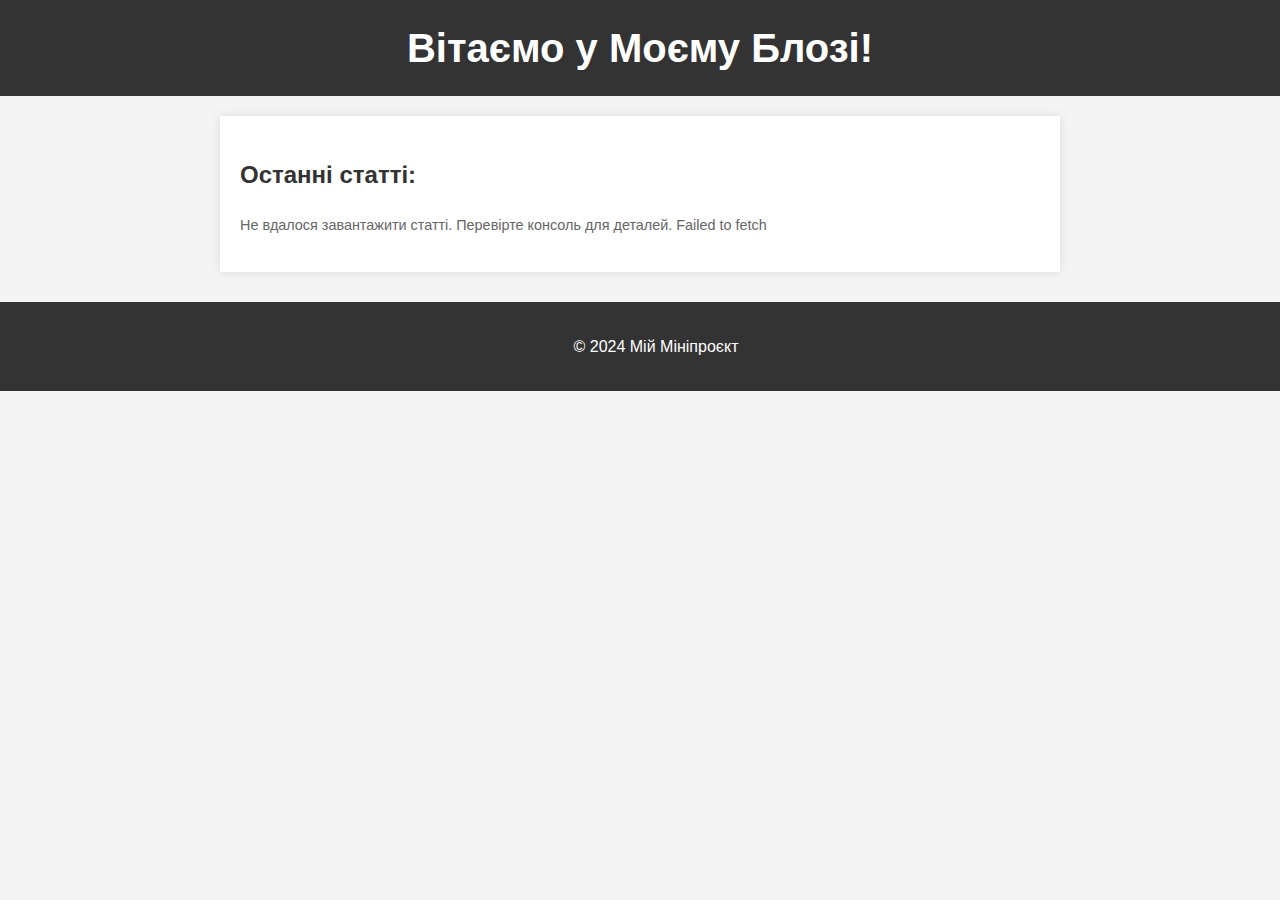
<file: miniproject-blog/frontend/index.html>
<!DOCTYPE html>
<html lang="uk">

<head>
    <meta charset="UTF-8">
    <meta name="viewport" content="width=device-width, initial-scale=1.0">
    <title>Мій Блог</title>
    <link rel="stylesheet" href="css/style.css">
</head>

<body>
    <header>
        <h1>Вітаємо у Моєму Блозі!</h1>
    </header>
    <main>
        <h2>Останні статті:</h2>
        <div id="articles-list">
            <p>Завантаження статей...</p>
        </div>
    </main>
    <footer>
        <p>&copy; 2024 Мій Мініпроєкт</p>
    </footer>
    <script src="js/main.js"></script>
</body>

</html>
</file>
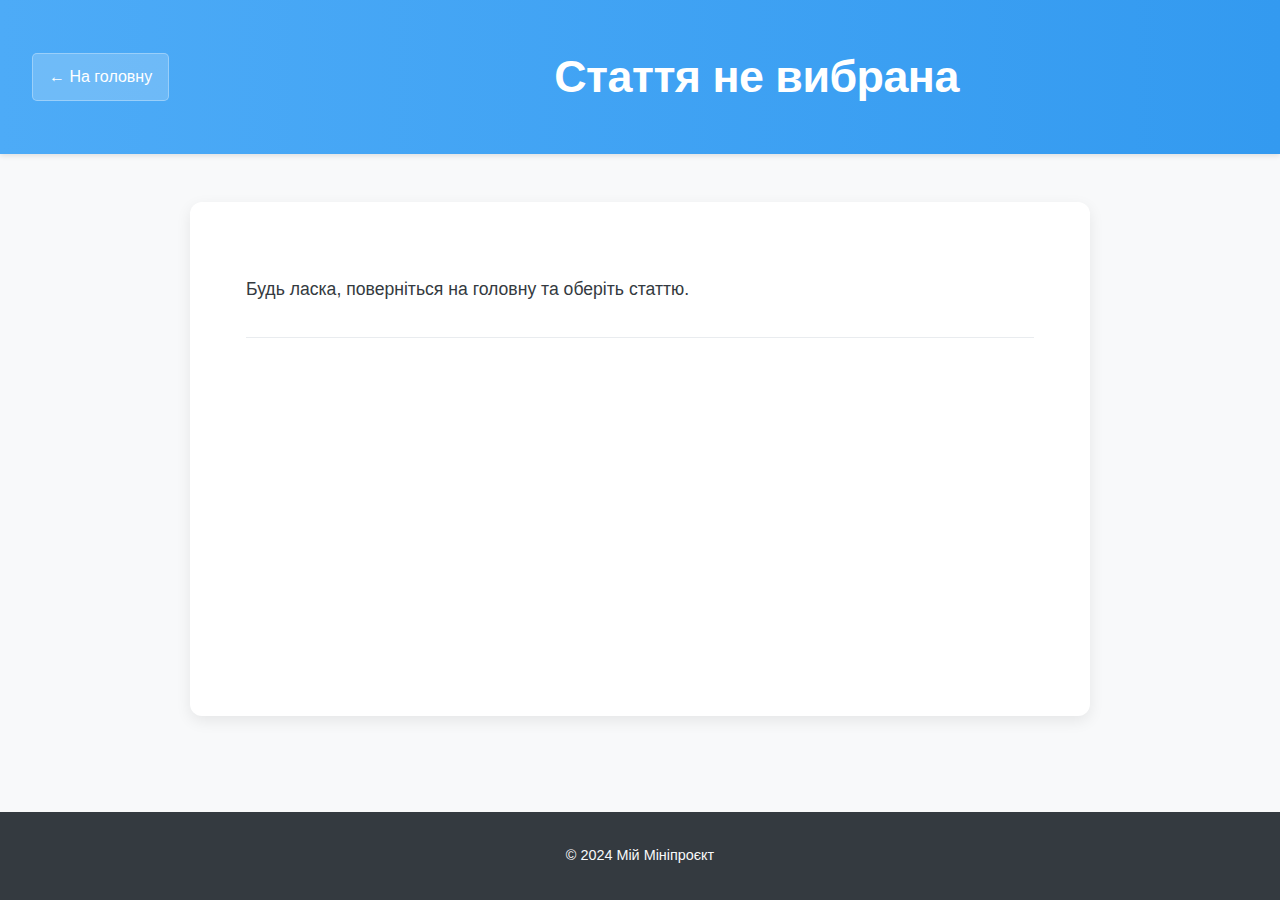
<file: frontend/article.html>
<!DOCTYPE html>
<html lang="uk">

<head>
    <meta charset="UTF-8">
    <meta name="viewport" content="width=device-width, initial-scale=1.0">
    <title>Стаття</title>
    <link rel="stylesheet" href="css/style.css">
</head>

<body>
    <header>
        <a href="index.html" class="back-link">← На головну</a>
        <h1 id="article-title">Завантаження назви...</h1>
    </header>
    <main>
        <article id="article-content">
            <p>Завантаження статті...</p>
        </article>

        <div id="article-meta">
            <p id="article-author"></p>
            <p id="article-date"></p>
        </div>

    </main>
    <footer>
        <p>© 2024 Мій Мініпроєкт</p>
    </footer>
    <script src="js/article.js"></script>
</body>

</html>
</file>
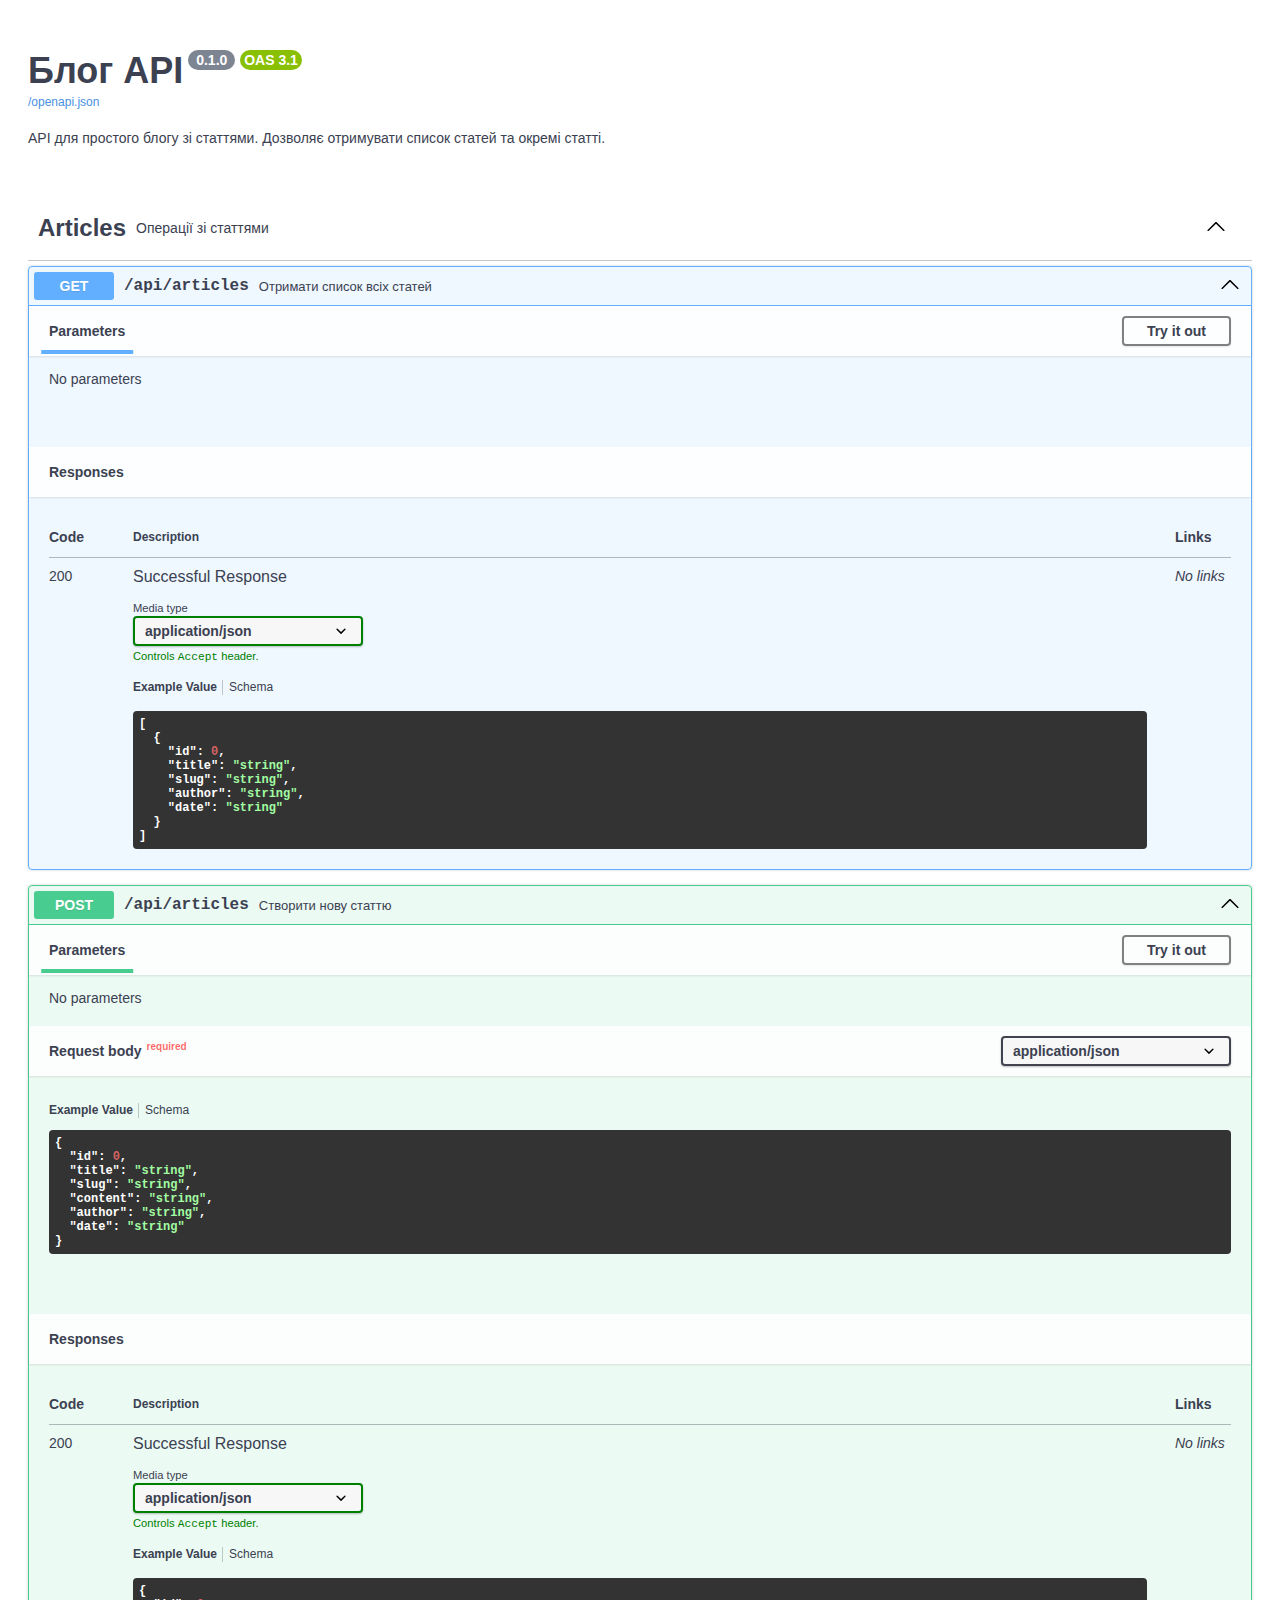
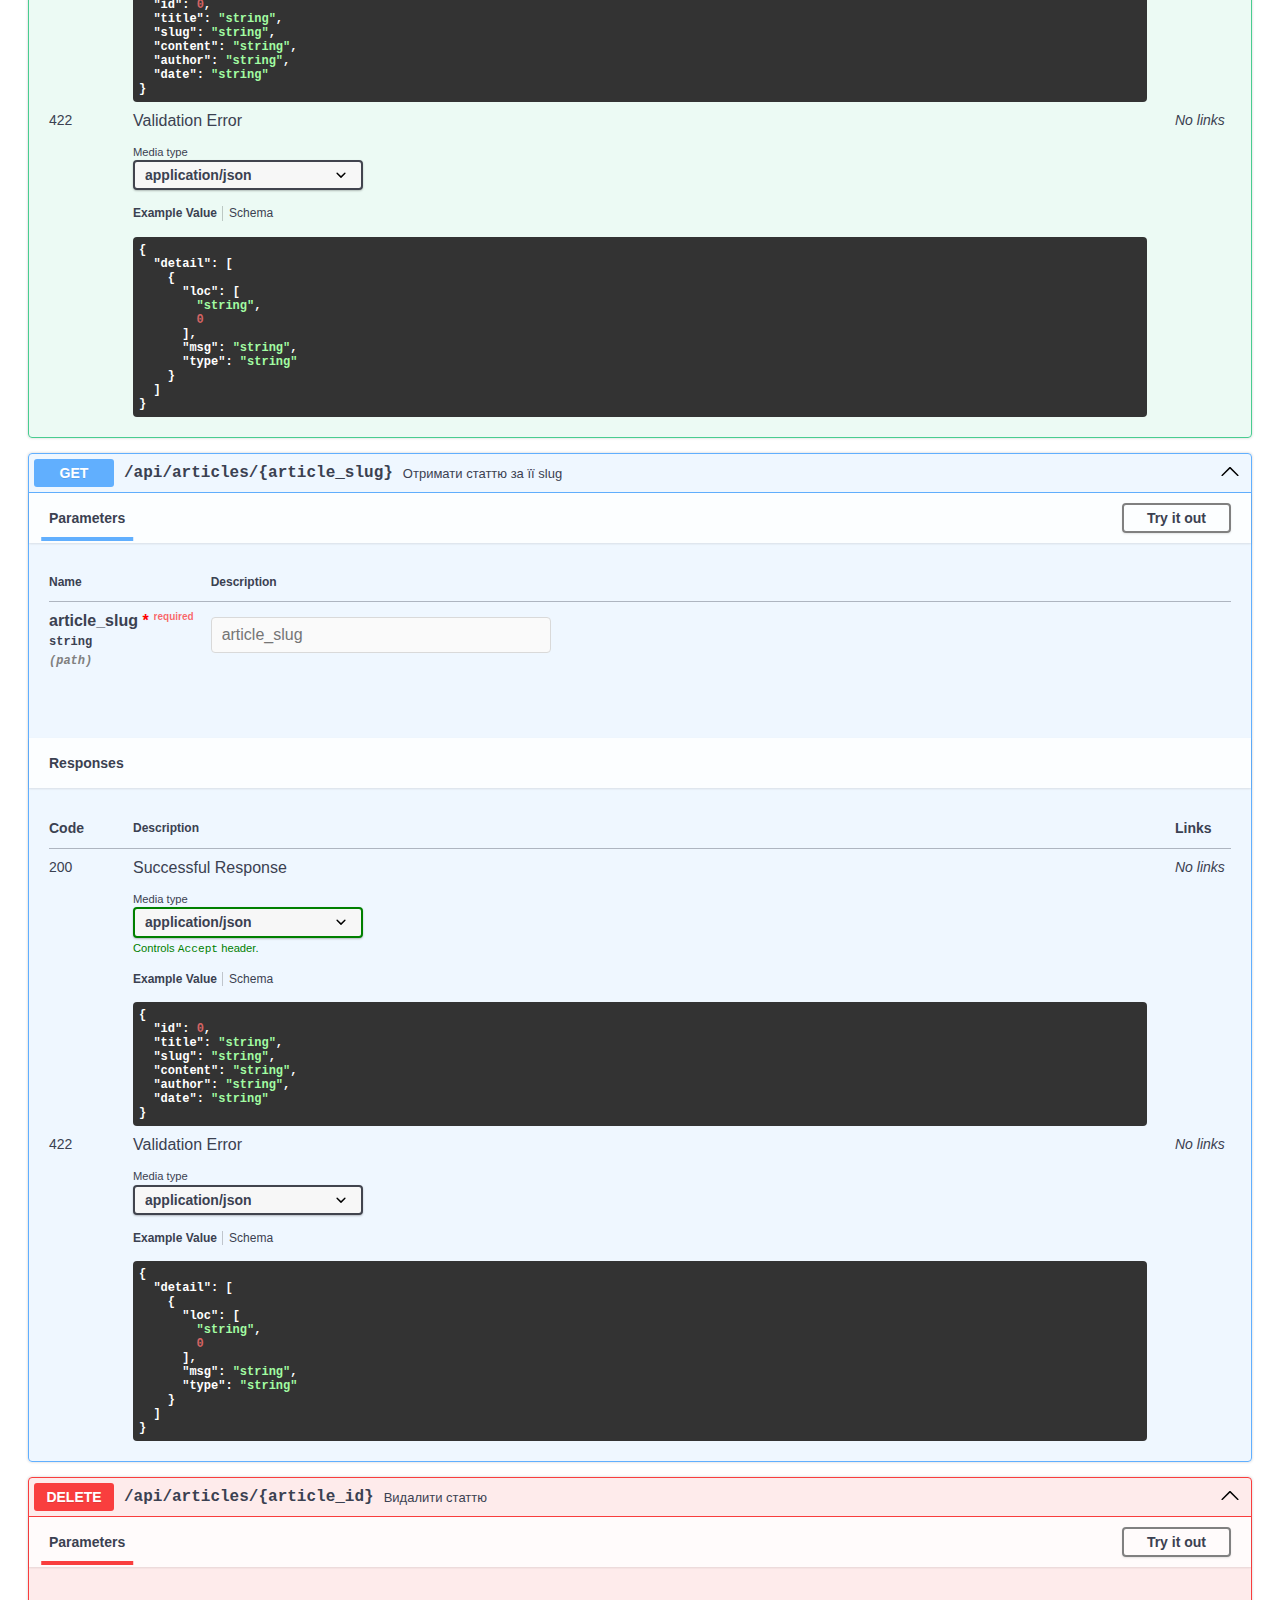
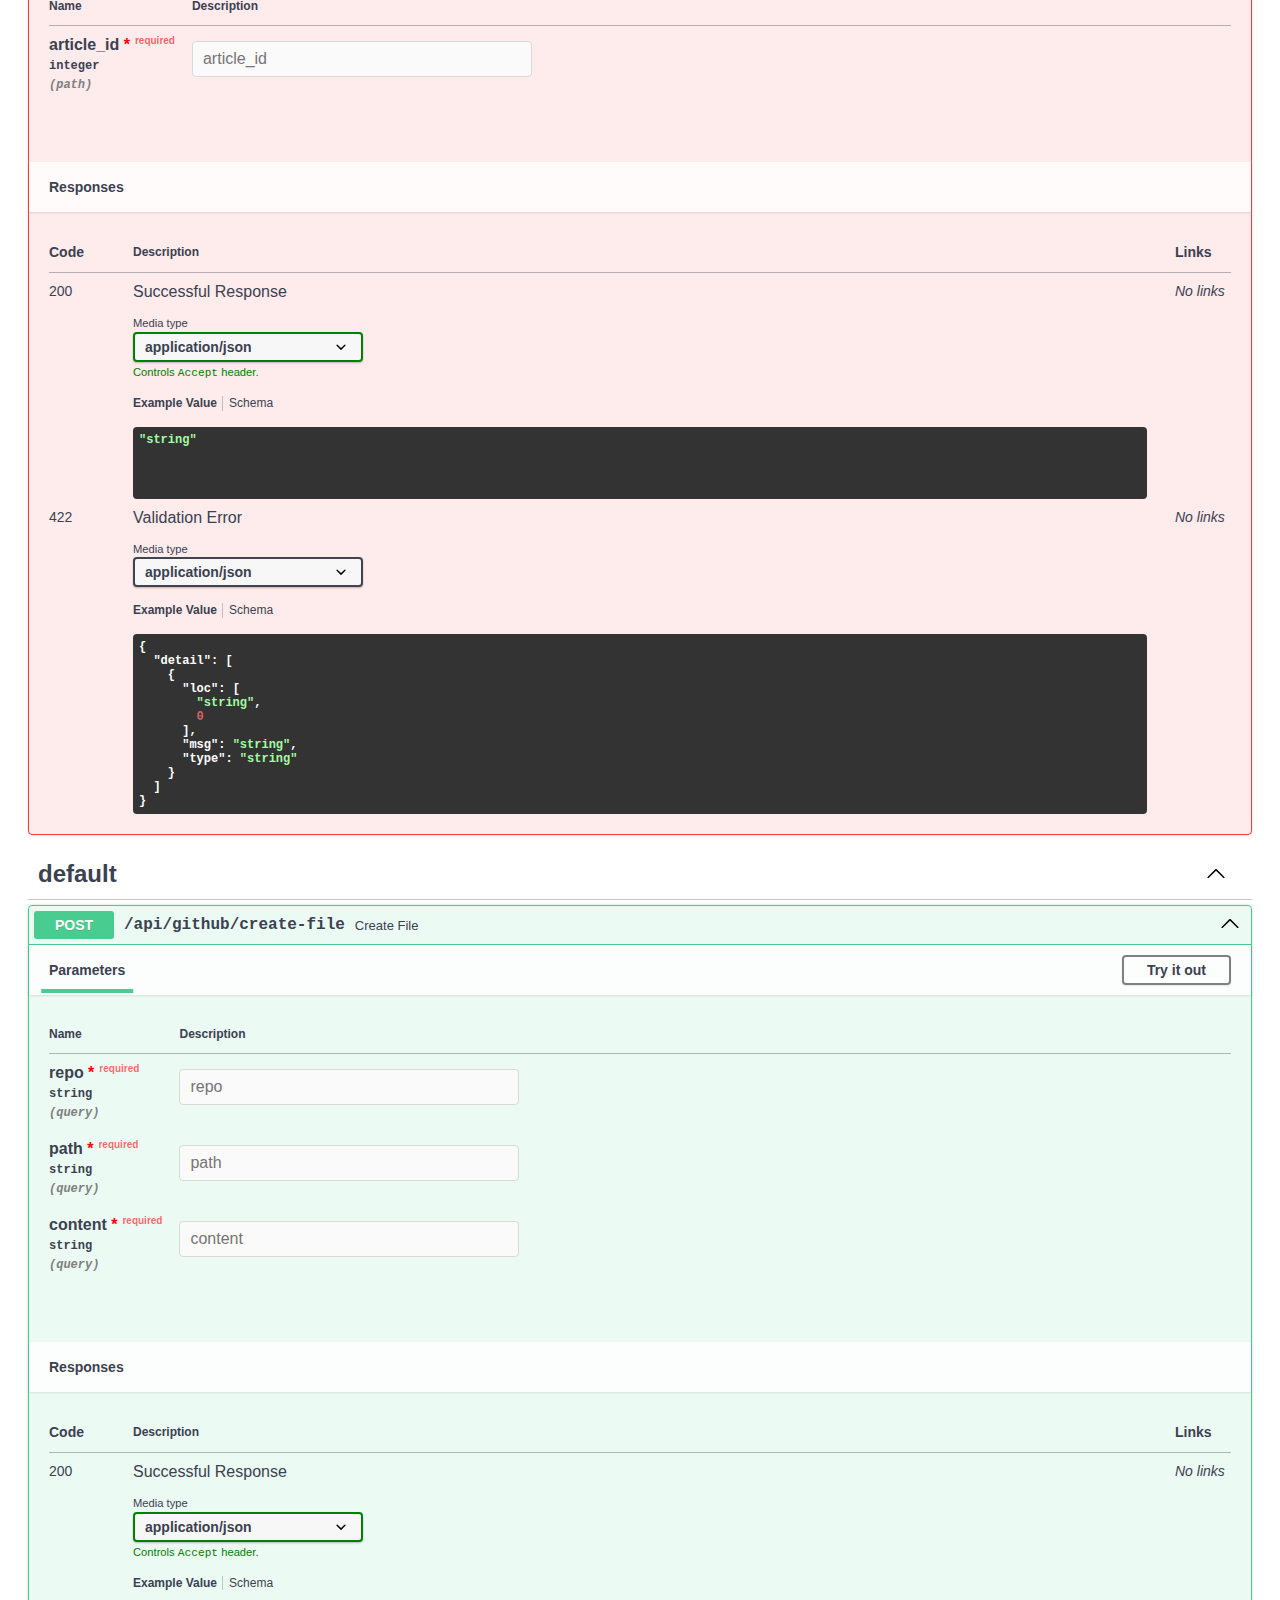
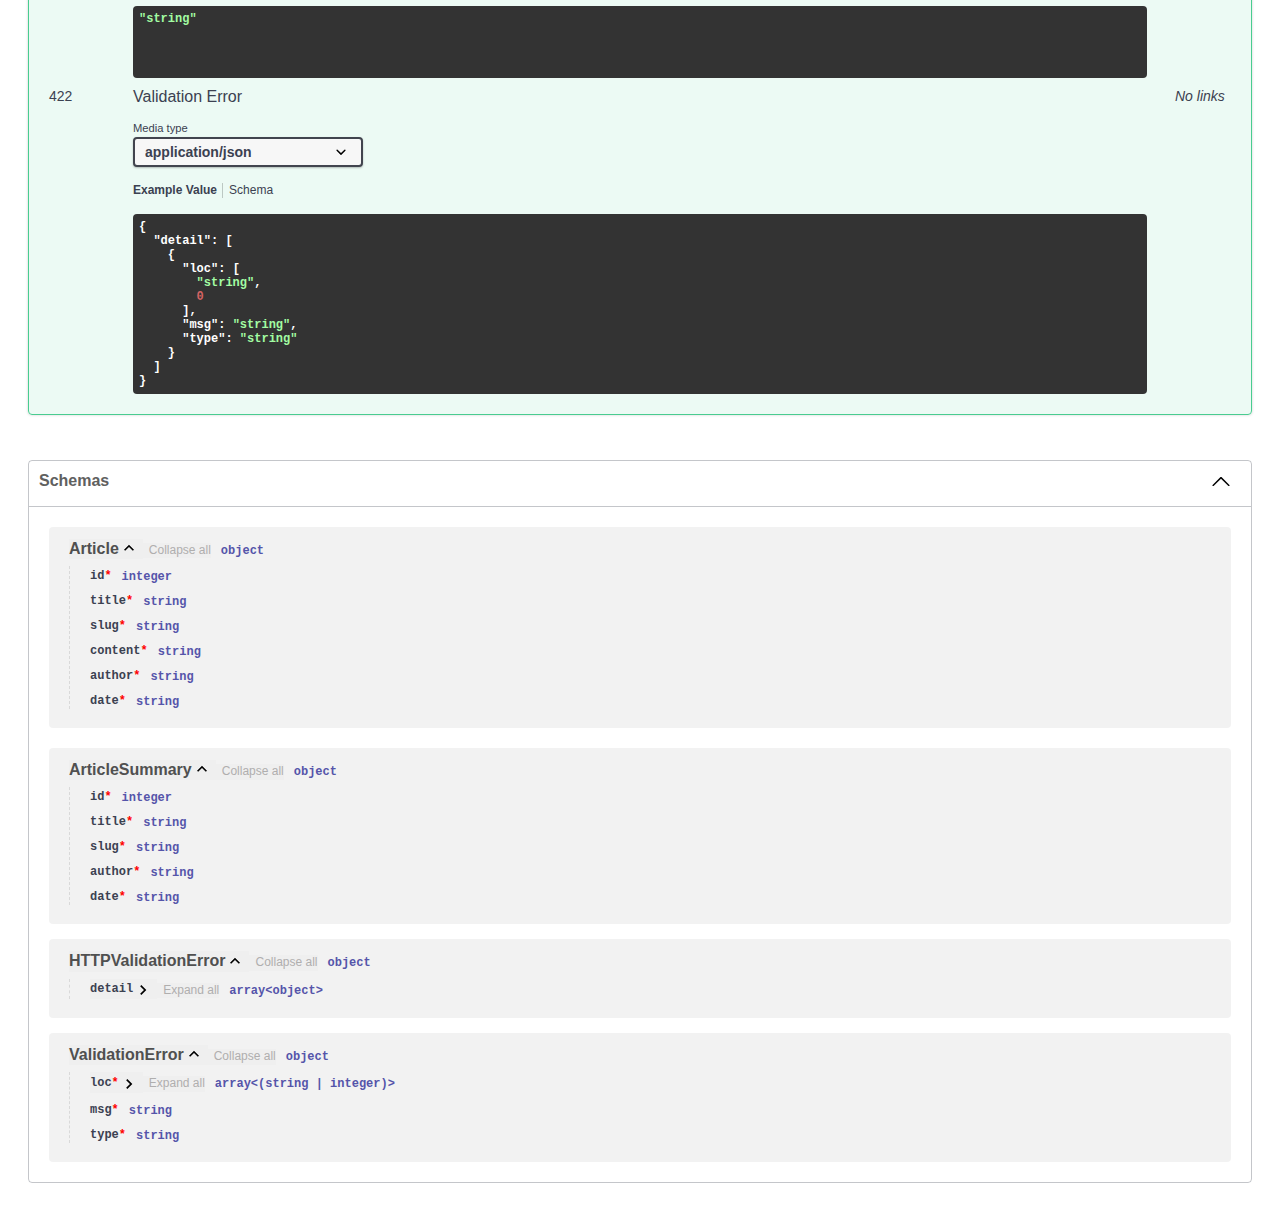
<file: frontend/docs.html>
<!DOCTYPE html> <html style><!--
 Page saved with SingleFile 
 url: http://127.0.0.1:8000/docs#/Articles 
 saved date: Mon May 12 2025 14:17:18 GMT+0300 (Восточная Европа, летнее время)
--><meta charset=utf-8>
<style>.swagger-ui{color:#3b4151;font-family:sans-serif}.swagger-ui article,.swagger-ui section{display:block}.swagger-ui a{background-color:transparent;-webkit-text-decoration-skip:objects}.swagger-ui strong{font-weight:bolder}.swagger-ui code{font-size:1em}.swagger-ui svg:not(:root){overflow:hidden}.swagger-ui button,.swagger-ui input,.swagger-ui select{font-family:sans-serif;font-size:100%;line-height:1.15;margin:0}.swagger-ui button,.swagger-ui input{overflow:visible}.swagger-ui button,.swagger-ui select{text-transform:none}.swagger-ui button{-webkit-appearance:button}.swagger-ui ::-webkit-file-upload-button{-webkit-appearance:button;font:inherit}.swagger-ui a,.swagger-ui article,.swagger-ui code,.swagger-ui div,.swagger-ui h2,.swagger-ui h3,.swagger-ui h4,.swagger-ui input[type=text],.swagger-ui li,.swagger-ui p,.swagger-ui pre,.swagger-ui section,.swagger-ui table,.swagger-ui td,.swagger-ui th,.swagger-ui tr,.swagger-ui ul{box-sizing:border-box}@media screen and (min-width:30em){}@media screen and (min-width:30em) and (max-width:60em){}@media screen and (min-width:60em){}@media screen and (min-width:30em){}@media screen and (min-width:30em) and (max-width:60em){}@media screen and (min-width:60em){}@media screen and (min-width:30em){}@media screen and (min-width:30em) and (max-width:60em){}@media screen and (min-width:60em){}@media screen and (min-width:30em){}@media screen and (min-width:30em) and (max-width:60em){}@media screen and (min-width:60em){}@media screen and (min-width:30em){}@media screen and (min-width:30em) and (max-width:60em){}@media screen and (min-width:60em){}@media screen and (min-width:30em){}@media screen and (min-width:30em) and (max-width:60em){}@media screen and (min-width:60em){}@media screen and (min-width:30em){}@media screen and (min-width:30em) and (max-width:60em){}@media screen and (min-width:60em){}@media screen and (min-width:30em){}@media screen and (min-width:30em) and (max-width:60em){}@media screen and (min-width:60em){}@media screen and (min-width:30em){}@media screen and (min-width:30em) and (max-width:60em){}@media screen and (min-width:60em){}@media screen and (min-width:30em){}@media screen and (min-width:30em) and (max-width:60em){}@media screen and (min-width:60em){}@media screen and (min-width:30em){}@media screen and (min-width:30em) and (max-width:60em){}@media screen and (min-width:60em){}@media screen and (min-width:30em){}@media screen and (min-width:30em) and (max-width:60em){}@media screen and (min-width:60em){}@media screen and (min-width:30em){}@media screen and (min-width:30em) and (max-width:60em){}@media screen and (min-width:60em){}@media screen and (min-width:30em){}@media screen and (min-width:30em) and (max-width:60em){}@media screen and (min-width:60em){}.swagger-ui code{font-family:Consolas,monaco,monospace}@media screen and (min-width:30em){}@media screen and (min-width:30em) and (max-width:60em){}@media screen and (min-width:60em){}@media screen and (min-width:30em){}@media screen and (min-width:30em) and (max-width:60em){}@media screen and (min-width:60em){}@media screen and (min-width:30em){}@media screen and (min-width:30em) and (max-width:60em){}@media screen and (min-width:60em){}@media screen and (min-width:30em){}@media screen and (min-width:30em) and (max-width:60em){}@media screen and (min-width:60em){}@media screen and (min-width:30em){}@media screen and (min-width:30em) and (max-width:60em){}@media screen and (min-width:60em){}.swagger-ui .link{-webkit-text-decoration:none;text-decoration:none}.swagger-ui .link,.swagger-ui .link:active,.swagger-ui .link:focus,.swagger-ui .link:hover,.swagger-ui .link:link,.swagger-ui .link:visited{transition:color .15s ease-in}.swagger-ui .link:focus{outline:1px dotted currentColor}@media screen and (min-width:30em){}@media screen and (min-width:30em) and (max-width:60em){}@media screen and (min-width:60em){}@media screen and (min-width:30em){}@media screen and (min-width:30em) and (max-width:60em){}@media screen and (min-width:60em){}@media screen and (min-width:30em){}@media screen and (min-width:30em) and (max-width:60em){}@media screen and (min-width:60em){}@media screen and (min-width:30em){}@media screen and (min-width:30em) and (max-width:60em){}@media screen and (min-width:60em){}@media screen and (min-width:30em){}@media screen and (min-width:30em) and (max-width:60em){}@media screen and (min-width:60em){}@media screen and (min-width:30em){}@media screen and (min-width:30em) and (max-width:60em){}@media screen and (min-width:60em){}@media screen and (min-width:30em){}@media screen and (min-width:30em) and (max-width:60em){}@media screen and (min-width:60em){}@media screen and (min-width:30em){}@media screen and (min-width:30em) and (max-width:60em){}@media screen and (min-width:60em){}@media screen and (min-width:30em){}@media screen and (min-width:30em) and (max-width:60em){}@media screen and (min-width:60em){}@media screen and (min-width:30em){}@media screen and (min-width:30em) and (max-width:60em){}@media screen and (min-width:60em){}@media screen and (min-width:30em){}@media screen and (min-width:30em) and (max-width:60em){}@media screen and (min-width:60em){}@media screen and (min-width:30em){}@media screen and (min-width:30em) and (max-width:60em){}@media screen and (min-width:60em){}@media screen and (min-width:30em){}@media screen and (min-width:30em) and (max-width:60em){}@media screen and (min-width:60em){}@media screen and (min-width:30em){}@media screen and (min-width:30em) and (max-width:60em){}@media screen and (min-width:60em){}@media screen and (min-width:30em){}@media screen and (min-width:30em) and (max-width:60em){}@media screen and (min-width:60em){}@media screen and (min-width:30em){}@media screen and (min-width:30em) and (max-width:60em){}@media screen and (min-width:60em){}.swagger-ui .wrapper{box-sizing:border-box;margin:0 auto;max-width:1460px;padding:0 20px;width:100%}.swagger-ui .opblock-tag-section{display:flex;flex-direction:column}.swagger-ui .try-out__btn{margin-left:1.25rem}.swagger-ui .opblock-tag{align-items:center;border-bottom:1px solid rgba(59,65,81,.3);cursor:pointer;display:flex;padding:10px 20px 10px 10px;transition:all .2s}.swagger-ui .opblock-tag:hover{background:rgba(0,0,0,.02)}.swagger-ui .opblock-tag{color:#3b4151;font-family:sans-serif;font-size:24px;margin:0 0 5px}.swagger-ui .opblock-tag.no-desc span{flex:1}.swagger-ui .opblock-tag svg{transition:all .4s}.swagger-ui .opblock-tag small{color:#3b4151;flex:2;font-family:sans-serif;font-size:14px;font-weight:400;padding:0 10px}@media (max-width:640px){.swagger-ui .opblock-tag small{flex:1}}.swagger-ui .parameter__type{color:#3b4151;font-family:monospace;font-size:12px;font-weight:600;padding:5px 0}.swagger-ui .opblock{border:1px solid #000;border-radius:4px;box-shadow:0 0 3px rgba(0,0,0,.19);margin:0 0 15px}.swagger-ui .opblock .tab-header{display:flex;flex:1}.swagger-ui .opblock .tab-header .tab-item{cursor:pointer;padding:0 40px}.swagger-ui .opblock .tab-header .tab-item:first-of-type{padding:0 40px 0 0}.swagger-ui .opblock .tab-header .tab-item.active h4 span{position:relative}.swagger-ui .opblock .tab-header .tab-item.active h4 span:after{background:grey;bottom:-15px;content:"";height:4px;left:50%;position:absolute;transform:translateX(-50%);width:120%}.swagger-ui .opblock.is-open .opblock-summary{border-bottom:1px solid #000}.swagger-ui .opblock .opblock-section-header{align-items:center;background:hsla(0,0%,100%,.8);box-shadow:0 1px 2px rgba(0,0,0,.1);display:flex;min-height:50px;padding:8px 20px}.swagger-ui .opblock .opblock-section-header>label{align-items:center;color:#3b4151;display:flex;font-family:sans-serif;font-size:12px;font-weight:700;margin:0 0 0 auto}.swagger-ui .opblock .opblock-section-header h4{color:#3b4151;flex:1;font-family:sans-serif;font-size:14px;margin:0}.swagger-ui .opblock .opblock-summary-method{border-radius:3px;color:#fff;font-family:sans-serif;font-size:14px;font-weight:700;min-width:80px;padding:6px 0;text-align:center;text-shadow:0 1px 0 rgba(0,0,0,.1)}@media (max-width:768px){.swagger-ui .opblock .opblock-summary-method{font-size:12px}}.swagger-ui .opblock .opblock-summary-path{align-items:center;color:#3b4151;display:flex;font-family:monospace;font-size:16px;font-weight:600;word-break:break-word}@media (max-width:768px){.swagger-ui .opblock .opblock-summary-path{font-size:12px}}.swagger-ui .opblock .opblock-summary-path{flex-shrink:1}@media (max-width:640px){.swagger-ui .opblock .opblock-summary-path{max-width:100%}}.swagger-ui .opblock .opblock-summary-description{color:#3b4151;font-family:sans-serif;font-size:13px;word-break:break-word}.swagger-ui .opblock .opblock-summary-path-description-wrapper{align-items:center;display:flex;flex-direction:row;flex-grow:1;flex-wrap:wrap;gap:0 10px;padding:0 10px}@media (max-width:550px){.swagger-ui .opblock .opblock-summary-path-description-wrapper{align-items:flex-start;flex-direction:column}}.swagger-ui .opblock .opblock-summary{align-items:center;cursor:pointer;display:flex;padding:5px}.swagger-ui .opblock .opblock-summary .view-line-link{cursor:pointer;margin:0;top:2px;transition:all .5s;width:0}.swagger-ui .opblock .opblock-summary:hover .view-line-link{margin:0 5px;width:18px}.swagger-ui .opblock .opblock-summary:hover .view-line-link.copy-to-clipboard{width:24px}.swagger-ui .opblock.opblock-post{background:rgba(73,204,144,.1);border-color:#49cc90}.swagger-ui .opblock.opblock-post .opblock-summary-method{background:#49cc90}.swagger-ui .opblock.opblock-post .opblock-summary{border-color:#49cc90}.swagger-ui .opblock.opblock-post .tab-header .tab-item.active h4 span:after{background:#49cc90}.swagger-ui .opblock.opblock-delete{background:rgba(249,62,62,.1);border-color:#f93e3e}.swagger-ui .opblock.opblock-delete .opblock-summary-method{background:#f93e3e}.swagger-ui .opblock.opblock-delete .opblock-summary{border-color:#f93e3e}.swagger-ui .opblock.opblock-delete .tab-header .tab-item.active h4 span:after{background:#f93e3e}.swagger-ui .opblock.opblock-get{background:rgba(97,175,254,.1);border-color:#61affe}.swagger-ui .opblock.opblock-get .opblock-summary-method{background:#61affe}.swagger-ui .opblock.opblock-get .opblock-summary{border-color:#61affe}.swagger-ui .opblock.opblock-get .tab-header .tab-item.active h4 span:after{background:#61affe}.swagger-ui .model-example{margin-top:1em}.swagger-ui .tab{display:flex;list-style:none;padding:0}.swagger-ui .tab li{color:#3b4151;cursor:pointer;font-family:sans-serif;font-size:12px;min-width:60px;padding:0}.swagger-ui .tab li:first-of-type{padding-left:0;padding-right:12px;position:relative}.swagger-ui .tab li:first-of-type:after{background:rgba(0,0,0,.2);content:"";height:100%;position:absolute;right:6px;top:0;width:1px}.swagger-ui .tab li.active{font-weight:700}.swagger-ui .tab li button.tablinks{background:none;border:0;color:inherit;font-family:inherit;font-weight:inherit;padding:0}.swagger-ui .opblock-description-wrapper{color:#3b4151;font-family:sans-serif;font-size:12px;margin:0 0 5px;padding:15px 20px}.swagger-ui .opblock-description-wrapper p{color:#3b4151;font-family:sans-serif;font-size:14px;margin:0}.swagger-ui .execute-wrapper{padding:20px;text-align:right}.swagger-ui .responses-inner{padding:20px}.swagger-ui .response-col_status{color:#3b4151;font-family:sans-serif;font-size:14px}.swagger-ui .response-col_links{color:#3b4151;font-family:sans-serif;font-size:14px;max-width:40em;padding-left:2em}.swagger-ui .opblock-body pre.microlight{border-radius:4px;font-size:12px;hyphens:auto;margin:0;white-space:pre-wrap;word-break:break-word;word-wrap:break-word;font-family:monospace;font-weight:600}.swagger-ui .highlight-code{position:relative}.swagger-ui .highlight-code>.microlight{max-height:400px;min-height:6em;overflow-y:auto}.swagger-ui .highlight-code>.microlight code{white-space:pre-wrap!important;word-break:break-all}@keyframes rotation{to{transform:rotate(1turn)}}.swagger-ui .response-controls{display:flex;padding-top:1em}.swagger-ui .response-control-media-type{margin-right:1em}.swagger-ui .response-control-media-type--accept-controller select{border-color:green}.swagger-ui .response-control-media-type__accept-message{color:green;font-size:.7em}.swagger-ui .response-control-media-type__title{display:block;font-size:.7em;margin-bottom:.2em}@keyframes blinker{50%{opacity:0}}.swagger-ui .no-margin{border:none;height:auto;margin:0;padding:0}.swagger-ui .svg-assets{height:0;position:absolute;width:0}.swagger-ui a.nostyle{display:inline}.swagger-ui a.nostyle,.swagger-ui a.nostyle:visited{color:inherit;cursor:pointer;text-decoration:inherit}.swagger-ui .btn{background:transparent;border:2px solid grey;border-radius:4px;box-shadow:0 1px 2px rgba(0,0,0,.1);color:#3b4151;font-family:sans-serif;font-size:14px;font-weight:700;padding:5px 23px;transition:all .3s}.swagger-ui .btn:hover{box-shadow:0 0 5px rgba(0,0,0,.3)}.swagger-ui .models-control,.swagger-ui .opblock-summary-control{all:inherit;border-bottom:0;cursor:pointer;flex:1;padding:0}.swagger-ui .model-box-control:focus,.swagger-ui .models-control:focus,.swagger-ui .opblock-summary-control:focus{outline:auto}.swagger-ui .expand-operation{background:none;border:none}.swagger-ui .expand-operation svg{height:20px;width:20px}.swagger-ui button{cursor:pointer}.swagger-ui .copy-to-clipboard{align-items:center;background:#7d8293;border:none;border-radius:4px;bottom:10px;display:flex;justify-content:center;right:100px}.swagger-ui .copy-to-clipboard:active{background:#5e626f}.swagger-ui .opblock-control-arrow{background:none;border:none;text-align:center}.swagger-ui .opblock .opblock-summary .view-line-link.copy-to-clipboard{height:26px;position:static}.swagger-ui select{-webkit-appearance:none;-moz-appearance:none;appearance:none;background:#f7f7f7 url(data:image/svg+xml;charset=utf-8,<svg\ xmlns=\"http://www.w3.org/2000/svg\"\ viewBox=\"0\ 0\ 20\ 20\"><path\ d=\"M13.418\ 7.859a.695.695\ 0\ 0\ 1\ .978\ 0\ .68.68\ 0\ 0\ 1\ 0\ .969l-3.908\ 3.83a.697.697\ 0\ 0\ 1-.979\ 0l-3.908-3.83a.68.68\ 0\ 0\ 1\ 0-.969.695.695\ 0\ 0\ 1\ .978\ 0L10\ 11z\"\/><\/svg>)right 10px center no-repeat;background-size:20px;border:2px solid #41444e;border-radius:4px;box-shadow:0 1px 2px 0 rgba(0,0,0,.25);color:#3b4151;font-family:sans-serif;font-size:14px;font-weight:700;padding:5px 40px 5px 10px}.swagger-ui .opblock-body select{min-width:230px}@media (max-width:768px){.swagger-ui .opblock-body select{min-width:180px}}@media (max-width:640px){.swagger-ui .opblock-body select{min-width:100%;width:100%}}.swagger-ui input[type=text]{line-height:1}@media (max-width:768px){.swagger-ui input[type=text]{max-width:175px}}.swagger-ui input[type=text]{background:#fff;border:1px solid #d9d9d9;border-radius:4px;margin:5px 0;min-width:100px;padding:8px 10px}.swagger-ui input[disabled]{background-color:#fafafa;color:#888;cursor:not-allowed}@keyframes shake{10%,90%{transform:translate3d(-1px,0,0)}20%,80%{transform:translate3d(2px,0,0)}30%,50%,70%{transform:translate3d(-4px,0,0)}40%,60%{transform:translate3d(4px,0,0)}}.swagger-ui section.models{border:1px solid rgba(59,65,81,.3);border-radius:4px;margin:30px 0}.swagger-ui section.models.is-open{padding:0 0 20px}.swagger-ui section.models.is-open h4{border-bottom:1px solid rgba(59,65,81,.3);margin:0 0 5px}.swagger-ui section.models h4{align-items:center;color:#606060;cursor:pointer;display:flex;font-family:sans-serif;font-size:16px;padding:10px 20px 10px 10px;transition:all .2s}.swagger-ui section.models h4 svg{transition:all .4s}.swagger-ui section.models h4 span{flex:1}.swagger-ui section.models h4:hover{background:rgba(0,0,0,.02)}.swagger-ui table{border-collapse:collapse;padding:0 10px;width:100%}.swagger-ui table tbody tr td{padding:10px 0 0;vertical-align:top}.swagger-ui table tbody tr td:first-of-type{min-width:6em;padding:10px 0}.swagger-ui table tbody tr td:has(.model-box){max-width:1px}.swagger-ui table thead tr td,.swagger-ui table thead tr th{border-bottom:1px solid rgba(59,65,81,.2);color:#3b4151;font-family:sans-serif;font-size:12px;font-weight:700;padding:12px 0;text-align:left}.swagger-ui .parameters-col_description{margin-bottom:2em;width:99%}.swagger-ui .parameters-col_description input{max-width:340px;width:100%}.swagger-ui .parameter__name{color:#3b4151;font-family:sans-serif;font-size:16px;margin-right:.75em}.swagger-ui .parameter__name.required{font-weight:700}.swagger-ui .parameter__name.required span{color:red}.swagger-ui .parameter__name.required:after{color:rgba(255,0,0,.6);content:"required";font-size:10px;padding:5px;position:relative;top:-6px}.swagger-ui .parameter__in{color:grey;font-family:monospace;font-size:12px;font-style:italic;font-weight:600}.swagger-ui .parameter__deprecated{color:red;font-family:monospace;font-size:12px;font-style:italic;font-weight:600}.swagger-ui .table-container{padding:20px}.swagger-ui .response-col_description{width:99%}.swagger-ui .response-col_description .renderedMarkdown p{margin:0}.swagger-ui .response-col_links{min-width:6em}@media (max-width:550px){}@media (max-width:550px){}.swagger-ui .info{margin:50px 0}.swagger-ui .info hgroup.main{margin:0 0 20px}.swagger-ui .info hgroup.main a{font-size:12px}.swagger-ui .info p,.swagger-ui .info pre{font-size:14px}.swagger-ui .info p{color:#3b4151;font-family:sans-serif}.swagger-ui .info a{color:#4990e2;font-family:sans-serif;transition:all .4s}.swagger-ui .info a:hover{color:#1f69c0}.swagger-ui .info>div{margin:0 0 5px}.swagger-ui .info .title{color:#3b4151;font-family:sans-serif;font-size:36px;margin:0}.swagger-ui .info .title small{background:#7d8492;border-radius:57px;display:inline-block;font-size:10px;margin:0 0 0 5px;padding:2px 4px;position:relative;top:-5px;vertical-align:super}.swagger-ui .info .title small.version-stamp{background-color:#89bf04}.swagger-ui .info .title small pre{color:#fff;font-family:sans-serif;margin:0;padding:0}@keyframes scaleUp{0%{opacity:0;transform:scale(.8)}to{opacity:1;transform:scale(1)}}.swagger-ui .renderedMarkdown p{margin:1em auto;word-break:break-word}.swagger-ui .json-schema-2020-12-keyword--properties>ul{border:none;margin:0;padding:0}.swagger-ui .json-schema-2020-12-property{list-style-type:none}.swagger-ui .json-schema-2020-12-property--required>.json-schema-2020-12:first-of-type>.json-schema-2020-12-head .json-schema-2020-12__title:after{color:red;content:"*";font-weight:700}.swagger-ui .json-schema-2020-12__title{color:#505050;display:inline-block;font-family:sans-serif;font-size:12px;font-weight:700;line-height:normal}.swagger-ui .json-schema-2020-12-property{margin:7px 0}.swagger-ui .json-schema-2020-12-property .json-schema-2020-12__title{color:#3b4151;font-family:monospace;font-size:12px;font-weight:600;vertical-align:middle}.swagger-ui .json-schema-2020-12-keyword{margin:5px 0}.swagger-ui .json-schema-2020-12__attribute{font-family:monospace;font-size:12px;padding-left:10px;text-transform:lowercase}.swagger-ui .json-schema-2020-12__attribute--primary{color:#55a}.swagger-ui .json-schema-2020-12{background-color:rgba(0,0,0,.05);border-radius:4px;margin:0 20px 15px;padding:12px 0 12px 20px}.swagger-ui .json-schema-2020-12:first-of-type{margin:20px}.swagger-ui .json-schema-2020-12:last-of-type{margin:0 20px}.swagger-ui .json-schema-2020-12--embedded{background-color:inherit;padding-bottom:0;padding-left:inherit;padding-right:inherit;padding-top:0}.swagger-ui .json-schema-2020-12-body{border-left:1px dashed rgba(0,0,0,.1);margin:2px 0}.swagger-ui .json-schema-2020-12-accordion{border:none;outline:none;padding-left:0}.swagger-ui .json-schema-2020-12-accordion__children{display:inline-block}.swagger-ui .json-schema-2020-12-accordion__icon{display:inline-block;height:18px;vertical-align:bottom;width:18px}.swagger-ui .json-schema-2020-12-accordion__icon--expanded{transform:rotate(-90deg);transform-origin:50% 50%;transition:transform .15s ease-in}.swagger-ui .json-schema-2020-12-accordion__icon--collapsed{transform:rotate(0deg);transform-origin:50% 50%;transition:transform .15s ease-in}.swagger-ui .json-schema-2020-12-accordion__icon svg{height:20px;width:20px}.swagger-ui .json-schema-2020-12-expand-deep-button{border:none;color:#afaeae;font-family:sans-serif;font-size:12px;padding-right:0}.swagger-ui .models .json-schema-2020-12:not(.json-schema-2020-12--embedded)>.json-schema-2020-12-head .json-schema-2020-12__title:first-of-type{font-size:16px}.swagger-ui .models .json-schema-2020-12:not(.json-schema-2020-12--embedded){overflow-x:auto;width:calc(100% - 40px)}</style>
<title>Блог API - Swagger UI</title>
<meta name=referrer content=no-referrer><link rel="shortcut icon" href=[data-uri]><style>.sf-hidden{display:none!important}</style><link rel=canonical href=http://127.0.0.1:8000/docs#/Articles><meta http-equiv=content-security-policy content="default-src 'none'; font-src 'self' data:; img-src 'self' data:; style-src 'unsafe-inline'; media-src 'self' data:; script-src 'unsafe-inline' data:; object-src 'self' data:; frame-src 'self' data:;"></head>
 <body>
 <div id=swagger-ui><div class=swagger-ui><div><svg xmlns=http://www.w3.org/2000/svg xmlns:xlink=http://www.w3.org/1999/xlink class=svg-assets><defs><symbol viewBox="0 0 20 20" id=unlocked><path d="M15.8 8H14V5.6C14 2.703 12.665 1 10 1 7.334 1 6 2.703 6 5.6V6h2v-.801C8 3.754 8.797 3 10 3c1.203 0 2 .754 2 2.199V8H4c-.553 0-1 .646-1 1.199V17c0 .549.428 1.139.951 1.307l1.197.387C5.672 18.861 6.55 19 7.1 19h5.8c.549 0 1.428-.139 1.951-.307l1.196-.387c.524-.167.953-.757.953-1.306V9.199C17 8.646 16.352 8 15.8 8z"></path></symbol><symbol viewBox="0 0 20 20" id=locked><path d="M15.8 8H14V5.6C14 2.703 12.665 1 10 1 7.334 1 6 2.703 6 5.6V8H4c-.553 0-1 .646-1 1.199V17c0 .549.428 1.139.951 1.307l1.197.387C5.672 18.861 6.55 19 7.1 19h5.8c.549 0 1.428-.139 1.951-.307l1.196-.387c.524-.167.953-.757.953-1.306V9.199C17 8.646 16.352 8 15.8 8zM12 8H8V5.199C8 3.754 8.797 3 10 3c1.203 0 2 .754 2 2.199V8z"></path></symbol><symbol viewBox="0 0 20 20" id=close><path d="M14.348 14.849c-.469.469-1.229.469-1.697 0L10 11.819l-2.651 3.029c-.469.469-1.229.469-1.697 0-.469-.469-.469-1.229 0-1.697l2.758-3.15-2.759-3.152c-.469-.469-.469-1.228 0-1.697.469-.469 1.228-.469 1.697 0L10 8.183l2.651-3.031c.469-.469 1.228-.469 1.697 0 .469.469.469 1.229 0 1.697l-2.758 3.152 2.758 3.15c.469.469.469 1.229 0 1.698z"></path></symbol><symbol viewBox="0 0 20 20" id=large-arrow><path d="M13.25 10L6.109 2.58c-.268-.27-.268-.707 0-.979.268-.27.701-.27.969 0l7.83 7.908c.268.271.268.709 0 .979l-7.83 7.908c-.268.271-.701.27-.969 0-.268-.269-.268-.707 0-.979L13.25 10z"></path></symbol><symbol viewBox="0 0 20 20" id=large-arrow-down><path d="M17.418 6.109c.272-.268.709-.268.979 0s.271.701 0 .969l-7.908 7.83c-.27.268-.707.268-.979 0l-7.908-7.83c-.27-.268-.27-.701 0-.969.271-.268.709-.268.979 0L10 13.25l7.418-7.141z"></path></symbol><symbol viewBox="0 0 20 20" id=large-arrow-up><path d="M 17.418 14.908 C 17.69 15.176 18.127 15.176 18.397 14.908 C 18.667 14.64 18.668 14.207 18.397 13.939 L 10.489 6.109 C 10.219 5.841 9.782 5.841 9.51 6.109 L 1.602 13.939 C 1.332 14.207 1.332 14.64 1.602 14.908 C 1.873 15.176 2.311 15.176 2.581 14.908 L 10 7.767 L 17.418 14.908 Z"></path></symbol><symbol viewBox="0 0 24 24" id=jump-to><path d="M19 7v4H5.83l3.58-3.59L8 6l-6 6 6 6 1.41-1.41L5.83 13H21V7z"></path></symbol><symbol viewBox="0 0 24 24" id=expand><path d="M10 18h4v-2h-4v2zM3 6v2h18V6H3zm3 7h12v-2H6v2z"></path></symbol><symbol viewBox="0 0 15 16" id=copy><g transform="translate(2, -1)"><path fill=#ffffff fill-rule=evenodd d="M2 13h4v1H2v-1zm5-6H2v1h5V7zm2 3V8l-3 3 3 3v-2h5v-2H9zM4.5 9H2v1h2.5V9zM2 12h2.5v-1H2v1zm9 1h1v2c-.02.28-.11.52-.3.7-.19.18-.42.28-.7.3H1c-.55 0-1-.45-1-1V4c0-.55.45-1 1-1h3c0-1.11.89-2 2-2 1.11 0 2 .89 2 2h3c.55 0 1 .45 1 1v5h-1V6H1v9h10v-2zM2 5h8c0-.55-.45-1-1-1H8c-.55 0-1-.45-1-1s-.45-1-1-1-1 .45-1 1-.45 1-1 1H3c-.55 0-1 .45-1 1z"></path></g></symbol></defs></svg></div><div><div class="information-container wrapper"><section class="block col-12"><div class=info><hgroup class=main><h2 class=title>Блог API<span><small><pre class=version> 0.1.0 </pre></small><small class=version-stamp><pre class=version>OAS 3.1</pre></small></span></h2><a target=_blank href=http://127.0.0.1:8000/openapi.json rel="noopener noreferrer" class=link><span class=url> /openapi.json</span></a></hgroup><div class="info__description description"><div class=renderedMarkdown><p>API для простого блогу зі статтями. Дозволяє отримувати список статей та окремі статті.</p></div></div></div></section></div><div></div><div class=wrapper><section class="block col-12 block-desktop col-12-desktop"><div><span><div class="opblock-tag-section is-open"><h3 class=opblock-tag id=operations-tag-Articles data-tag=Articles data-is-open=true><a class=nostyle href=#/Articles><span>Articles</span></a><small><div class=renderedMarkdown><p>Операції зі статтями</p></div></small><button aria-expanded=true class=expand-operation title="Collapse operation"><svg xmlns=http://www.w3.org/2000/svg viewBox="0 0 20 20" class=arrow width=20 height=20 aria-hidden=true focusable=false><path d="M 17.418 14.908 C 17.69 15.176 18.127 15.176 18.397 14.908 C 18.667 14.64 18.668 14.207 18.397 13.939 L 10.489 6.109 C 10.219 5.841 9.782 5.841 9.51 6.109 L 1.602 13.939 C 1.332 14.207 1.332 14.64 1.602 14.908 C 1.873 15.176 2.311 15.176 2.581 14.908 L 10 7.767 L 17.418 14.908 Z"></path></svg></button></h3><div class=no-margin> <div class=operation-tag-content><span><div class="opblock opblock-get is-open" id=operations-Articles-get_articles_api_articles_get><div class="opblock-summary opblock-summary-get"><button aria-expanded=true class=opblock-summary-control><span class=opblock-summary-method>GET</span><div class=opblock-summary-path-description-wrapper><span class=opblock-summary-path data-path=/api/articles><a class=nostyle href=#/Articles/get_articles_api_articles_get><span>/api<wbr>/articles</span></a></span><div class=opblock-summary-description>Отримати список всіх статей</div></div></button><div class="view-line-link copy-to-clipboard" title="Copy to clipboard"><svg xmlns=http://www.w3.org/2000/svg viewBox="0 0 15 16" width=15 height=16 aria-hidden=true focusable=false><g transform="translate(2, -1)"><path fill=#ffffff fill-rule=evenodd d="M2 13h4v1H2v-1zm5-6H2v1h5V7zm2 3V8l-3 3 3 3v-2h5v-2H9zM4.5 9H2v1h2.5V9zM2 12h2.5v-1H2v1zm9 1h1v2c-.02.28-.11.52-.3.7-.19.18-.42.28-.7.3H1c-.55 0-1-.45-1-1V4c0-.55.45-1 1-1h3c0-1.11.89-2 2-2 1.11 0 2 .89 2 2h3c.55 0 1 .45 1 1v5h-1V6H1v9h10v-2zM2 5h8c0-.55-.45-1-1-1H8c-.55 0-1-.45-1-1s-.45-1-1-1-1 .45-1 1-.45 1-1 1H3c-.55 0-1 .45-1 1z"></path></g></svg></div><button aria-label="get ​/api​/articles" class=opblock-control-arrow aria-expanded=true tabindex=-1><svg xmlns=http://www.w3.org/2000/svg viewBox="0 0 20 20" class=arrow width=20 height=20 aria-hidden=true focusable=false><path d="M 17.418 14.908 C 17.69 15.176 18.127 15.176 18.397 14.908 C 18.667 14.64 18.668 14.207 18.397 13.939 L 10.489 6.109 C 10.219 5.841 9.782 5.841 9.51 6.109 L 1.602 13.939 C 1.332 14.207 1.332 14.64 1.602 14.908 C 1.873 15.176 2.311 15.176 2.581 14.908 L 10 7.767 L 17.418 14.908 Z"></path></svg></button></div><div class=no-margin> <div class=opblock-body><div class=opblock-section><div class=opblock-section-header><div class=tab-header><div class="tab-item active"><h4 class=opblock-title><span>Parameters</span></h4></div></div><div class=try-out><button class="btn try-out__btn">Try it out </button></div></div><div class=parameters-container><div class=opblock-description-wrapper><p>No parameters</p></div></div></div><div class=execute-wrapper></div><div class=responses-wrapper><div class=opblock-section-header><h4>Responses</h4></div><div class=responses-inner><table aria-live=polite class=responses-table id=get_api_articles_responses role=region><thead><tr class=responses-header><td class="col_header response-col_status">Code<td class="col_header response-col_description">Description<td class="col col_header response-col_links">Links<tbody><tr class=response data-code=200><td class=response-col_status>200<td class=response-col_description><div class=response-col_description__inner><div class=renderedMarkdown><p>Successful Response</p></div></div><section class=response-controls><div class="response-control-media-type response-control-media-type--accept-controller"><small class=response-control-media-type__title>Media type</small><div class=content-type-wrapper><select aria-label="Media Type" class=content-type><option value=application/json selected>application/json</select></div><small class=response-control-media-type__accept-message>Controls <code>Accept</code> header.</small></div></section><div class=model-example><ul class=tab role=tablist><li class="tabitem active" role=presentation><button aria-controls="wSbpvuU=" aria-selected=true class=tablinks data-name=example id="cAWPc08=" role=tab>Example Value</button><li class=tabitem role=presentation><button aria-controls="qM/bnJ0=" aria-selected=false class=tablinks data-name=model id="p+eqzxQ=" role=tab>Schema</button></ul><div aria-hidden=false aria-labelledby="cAWPc08=" data-name=examplePanel id="wSbpvuU=" role=tabpanel tabindex=0><div><div class=highlight-code><pre class="example microlight" style=display:block;overflow-x:auto;padding:0.5em;background:rgb(51,51,51);color:white><code class=language-json style=white-space:pre><span>[
</span>  {
<span>    </span><span class=hljs-attr>"id"</span><span>: </span><span style=color:rgb(211,99,99)>0</span><span>,
</span><span>    </span><span class=hljs-attr>"title"</span><span>: </span><span style=color:rgb(162,252,162)>"string"</span><span>,
</span><span>    </span><span class=hljs-attr>"slug"</span><span>: </span><span style=color:rgb(162,252,162)>"string"</span><span>,
</span><span>    </span><span class=hljs-attr>"author"</span><span>: </span><span style=color:rgb(162,252,162)>"string"</span><span>,
</span><span>    </span><span class=hljs-attr>"date"</span><span>: </span><span style=color:rgb(162,252,162)>"string"</span><span>
</span>  }
]</code></pre></div></div></div></div><td class=response-col_links><i>No links</i></table></div></div></div> </div></div></span><span><div class="opblock opblock-post is-open" id=operations-Articles-create_article_api_articles_post><div class="opblock-summary opblock-summary-post"><button aria-expanded=true class=opblock-summary-control><span class=opblock-summary-method>POST</span><div class=opblock-summary-path-description-wrapper><span class=opblock-summary-path data-path=/api/articles><a class=nostyle href=#/Articles/create_article_api_articles_post><span>/api<wbr>/articles</span></a></span><div class=opblock-summary-description>Створити нову статтю</div></div></button><div class="view-line-link copy-to-clipboard" title="Copy to clipboard"><svg xmlns=http://www.w3.org/2000/svg viewBox="0 0 15 16" width=15 height=16 aria-hidden=true focusable=false><g transform="translate(2, -1)"><path fill=#ffffff fill-rule=evenodd d="M2 13h4v1H2v-1zm5-6H2v1h5V7zm2 3V8l-3 3 3 3v-2h5v-2H9zM4.5 9H2v1h2.5V9zM2 12h2.5v-1H2v1zm9 1h1v2c-.02.28-.11.52-.3.7-.19.18-.42.28-.7.3H1c-.55 0-1-.45-1-1V4c0-.55.45-1 1-1h3c0-1.11.89-2 2-2 1.11 0 2 .89 2 2h3c.55 0 1 .45 1 1v5h-1V6H1v9h10v-2zM2 5h8c0-.55-.45-1-1-1H8c-.55 0-1-.45-1-1s-.45-1-1-1-1 .45-1 1-.45 1-1 1H3c-.55 0-1 .45-1 1z"></path></g></svg></div><button aria-label="post ​/api​/articles" class=opblock-control-arrow aria-expanded=true tabindex=-1><svg xmlns=http://www.w3.org/2000/svg viewBox="0 0 20 20" class=arrow width=20 height=20 aria-hidden=true focusable=false><path d="M 17.418 14.908 C 17.69 15.176 18.127 15.176 18.397 14.908 C 18.667 14.64 18.668 14.207 18.397 13.939 L 10.489 6.109 C 10.219 5.841 9.782 5.841 9.51 6.109 L 1.602 13.939 C 1.332 14.207 1.332 14.64 1.602 14.908 C 1.873 15.176 2.311 15.176 2.581 14.908 L 10 7.767 L 17.418 14.908 Z"></path></svg></button></div><div class=no-margin> <div class=opblock-body><div class=opblock-section><div class=opblock-section-header><div class=tab-header><div class="tab-item active"><h4 class=opblock-title><span>Parameters</span></h4></div></div><div class=try-out><button class="btn try-out__btn">Try it out </button></div></div><div class=parameters-container><div class=opblock-description-wrapper><p>No parameters</p></div></div><div class="opblock-section opblock-section-request-body"><div class=opblock-section-header><h4 class="opblock-title parameter__name required">Request body</h4><label id=post_api_articles_requests_select><div class="content-type-wrapper body-param-content-type"><select aria-label="Request content type" class=content-type id=post_api_articles_requests_select><option value=application/json selected>application/json</select></div></label></div><div class=opblock-description-wrapper><div><div class=model-example><ul class=tab role=tablist><li class="tabitem active" role=presentation><button aria-controls="r+mZVVg=" aria-selected=true class=tablinks data-name=example id="4KbJBsY=" role=tab>Example Value</button><li class=tabitem role=presentation><button aria-controls="H558ctM=" aria-selected=false class=tablinks data-name=model id="OL7jVcI=" role=tab>Schema</button></ul><div aria-hidden=false aria-labelledby="4KbJBsY=" data-name=examplePanel id="r+mZVVg=" role=tabpanel tabindex=0><div class=highlight-code><pre class="body-param__example microlight" style=display:block;overflow-x:auto;padding:0.5em;background:rgb(51,51,51);color:white><code class=language-json style=white-space:pre><span>{
</span><span>  </span><span class=hljs-attr>"id"</span><span>: </span><span style=color:rgb(211,99,99)>0</span><span>,
</span><span>  </span><span class=hljs-attr>"title"</span><span>: </span><span style=color:rgb(162,252,162)>"string"</span><span>,
</span><span>  </span><span class=hljs-attr>"slug"</span><span>: </span><span style=color:rgb(162,252,162)>"string"</span><span>,
</span><span>  </span><span class=hljs-attr>"content"</span><span>: </span><span style=color:rgb(162,252,162)>"string"</span><span>,
</span><span>  </span><span class=hljs-attr>"author"</span><span>: </span><span style=color:rgb(162,252,162)>"string"</span><span>,
</span><span>  </span><span class=hljs-attr>"date"</span><span>: </span><span style=color:rgb(162,252,162)>"string"</span><span>
</span>}</code></pre></div></div></div></div></div></div></div><div class=execute-wrapper></div><div class=responses-wrapper><div class=opblock-section-header><h4>Responses</h4></div><div class=responses-inner><table aria-live=polite class=responses-table id=post_api_articles_responses role=region><thead><tr class=responses-header><td class="col_header response-col_status">Code<td class="col_header response-col_description">Description<td class="col col_header response-col_links">Links<tbody><tr class=response data-code=200><td class=response-col_status>200<td class=response-col_description><div class=response-col_description__inner><div class=renderedMarkdown><p>Successful Response</p></div></div><section class=response-controls><div class="response-control-media-type response-control-media-type--accept-controller"><small class=response-control-media-type__title>Media type</small><div class=content-type-wrapper><select aria-label="Media Type" class=content-type><option value=application/json selected>application/json</select></div><small class=response-control-media-type__accept-message>Controls <code>Accept</code> header.</small></div></section><div class=model-example><ul class=tab role=tablist><li class="tabitem active" role=presentation><button aria-controls="Xt4D3gA=" aria-selected=true class=tablinks data-name=example id="4TRY9fk=" role=tab>Example Value</button><li class=tabitem role=presentation><button aria-controls="IAEG6ik=" aria-selected=false class=tablinks data-name=model id="qr570Tc=" role=tab>Schema</button></ul><div aria-hidden=false aria-labelledby="4TRY9fk=" data-name=examplePanel id="Xt4D3gA=" role=tabpanel tabindex=0><div><div class=highlight-code><pre class="example microlight" style=display:block;overflow-x:auto;padding:0.5em;background:rgb(51,51,51);color:white><code class=language-json style=white-space:pre><span>{
</span><span>  </span><span class=hljs-attr>"id"</span><span>: </span><span style=color:rgb(211,99,99)>0</span><span>,
</span><span>  </span><span class=hljs-attr>"title"</span><span>: </span><span style=color:rgb(162,252,162)>"string"</span><span>,
</span><span>  </span><span class=hljs-attr>"slug"</span><span>: </span><span style=color:rgb(162,252,162)>"string"</span><span>,
</span><span>  </span><span class=hljs-attr>"content"</span><span>: </span><span style=color:rgb(162,252,162)>"string"</span><span>,
</span><span>  </span><span class=hljs-attr>"author"</span><span>: </span><span style=color:rgb(162,252,162)>"string"</span><span>,
</span><span>  </span><span class=hljs-attr>"date"</span><span>: </span><span style=color:rgb(162,252,162)>"string"</span><span>
</span>}</code></pre></div></div></div></div><td class=response-col_links><i>No links</i><tr class=response data-code=422><td class=response-col_status>422<td class=response-col_description><div class=response-col_description__inner><div class=renderedMarkdown><p>Validation Error</p></div></div><section class=response-controls><div class=response-control-media-type><small class=response-control-media-type__title>Media type</small><div class=content-type-wrapper><select aria-label="Media Type" class=content-type><option value=application/json selected>application/json</select></div></div></section><div class=model-example><ul class=tab role=tablist><li class="tabitem active" role=presentation><button aria-controls="d6zCqmM=" aria-selected=true class=tablinks data-name=example id="VpsHjBc=" role=tab>Example Value</button><li class=tabitem role=presentation><button aria-controls="49u/o7M=" aria-selected=false class=tablinks data-name=model id="5JcB6Hg=" role=tab>Schema</button></ul><div aria-hidden=false aria-labelledby="VpsHjBc=" data-name=examplePanel id="d6zCqmM=" role=tabpanel tabindex=0><div><div class=highlight-code><pre class="example microlight" style=display:block;overflow-x:auto;padding:0.5em;background:rgb(51,51,51);color:white><code class=language-json style=white-space:pre><span>{
</span><span>  </span><span class=hljs-attr>"detail"</span><span>: [
</span>    {
<span>      </span><span class=hljs-attr>"loc"</span><span>: [
</span><span>        </span><span style=color:rgb(162,252,162)>"string"</span><span>,
</span><span>        </span><span style=color:rgb(211,99,99)>0</span><span>
</span>      ],
<span>      </span><span class=hljs-attr>"msg"</span><span>: </span><span style=color:rgb(162,252,162)>"string"</span><span>,
</span><span>      </span><span class=hljs-attr>"type"</span><span>: </span><span style=color:rgb(162,252,162)>"string"</span><span>
</span>    }
  ]
}</code></pre></div></div></div></div><td class=response-col_links><i>No links</i></table></div></div></div> </div></div></span><span><div class="opblock opblock-get is-open" id=operations-Articles-get_article_api_articles__article_slug__get><div class="opblock-summary opblock-summary-get"><button aria-expanded=true class=opblock-summary-control><span class=opblock-summary-method>GET</span><div class=opblock-summary-path-description-wrapper><span class=opblock-summary-path data-path=/api/articles/{article_slug}><a class=nostyle href=#/Articles/get_article_api_articles__article_slug__get><span>/api<wbr>/articles<wbr>/{article_slug}</span></a></span><div class=opblock-summary-description>Отримати статтю за її slug</div></div></button><div class="view-line-link copy-to-clipboard" title="Copy to clipboard"><svg xmlns=http://www.w3.org/2000/svg viewBox="0 0 15 16" width=15 height=16 aria-hidden=true focusable=false><g transform="translate(2, -1)"><path fill=#ffffff fill-rule=evenodd d="M2 13h4v1H2v-1zm5-6H2v1h5V7zm2 3V8l-3 3 3 3v-2h5v-2H9zM4.5 9H2v1h2.5V9zM2 12h2.5v-1H2v1zm9 1h1v2c-.02.28-.11.52-.3.7-.19.18-.42.28-.7.3H1c-.55 0-1-.45-1-1V4c0-.55.45-1 1-1h3c0-1.11.89-2 2-2 1.11 0 2 .89 2 2h3c.55 0 1 .45 1 1v5h-1V6H1v9h10v-2zM2 5h8c0-.55-.45-1-1-1H8c-.55 0-1-.45-1-1s-.45-1-1-1-1 .45-1 1-.45 1-1 1H3c-.55 0-1 .45-1 1z"></path></g></svg></div><button aria-label="get ​/api​/articles​/{article_slug}" class=opblock-control-arrow aria-expanded=true tabindex=-1><svg xmlns=http://www.w3.org/2000/svg viewBox="0 0 20 20" class=arrow width=20 height=20 aria-hidden=true focusable=false><path d="M 17.418 14.908 C 17.69 15.176 18.127 15.176 18.397 14.908 C 18.667 14.64 18.668 14.207 18.397 13.939 L 10.489 6.109 C 10.219 5.841 9.782 5.841 9.51 6.109 L 1.602 13.939 C 1.332 14.207 1.332 14.64 1.602 14.908 C 1.873 15.176 2.311 15.176 2.581 14.908 L 10 7.767 L 17.418 14.908 Z"></path></svg></button></div><div class=no-margin> <div class=opblock-body><div class=opblock-section><div class=opblock-section-header><div class=tab-header><div class="tab-item active"><h4 class=opblock-title><span>Parameters</span></h4></div></div><div class=try-out><button class="btn try-out__btn">Try it out </button></div></div><div class=parameters-container><div class=table-container><table class=parameters><thead><tr><th class="col_header parameters-col_name">Name<th class="col_header parameters-col_description">Description<tbody><tr data-param-name=article_slug data-param-in=path><td class=parameters-col_name><div class="parameter__name required">article_slug<span>&nbsp;*</span></div><div class=parameter__type>string</div><div class=parameter__deprecated></div><div class=parameter__in>(path)</div><td class=parameters-col_description><input type=text title placeholder=article_slug disabled value></table></div></div></div><div class=execute-wrapper></div><div class=responses-wrapper><div class=opblock-section-header><h4>Responses</h4></div><div class=responses-inner><table aria-live=polite class=responses-table id=get_api_articles__article_slug__responses role=region><thead><tr class=responses-header><td class="col_header response-col_status">Code<td class="col_header response-col_description">Description<td class="col col_header response-col_links">Links<tbody><tr class=response data-code=200><td class=response-col_status>200<td class=response-col_description><div class=response-col_description__inner><div class=renderedMarkdown><p>Successful Response</p></div></div><section class=response-controls><div class="response-control-media-type response-control-media-type--accept-controller"><small class=response-control-media-type__title>Media type</small><div class=content-type-wrapper><select aria-label="Media Type" class=content-type><option value=application/json selected>application/json</select></div><small class=response-control-media-type__accept-message>Controls <code>Accept</code> header.</small></div></section><div class=model-example><ul class=tab role=tablist><li class="tabitem active" role=presentation><button aria-controls="sb7vnaw=" aria-selected=true class=tablinks data-name=example id="wS+tVkE=" role=tab>Example Value</button><li class=tabitem role=presentation><button aria-controls="2R9dWps=" aria-selected=false class=tablinks data-name=model id="mhV5Uqg=" role=tab>Schema</button></ul><div aria-hidden=false aria-labelledby="wS+tVkE=" data-name=examplePanel id="sb7vnaw=" role=tabpanel tabindex=0><div><div class=highlight-code><pre class="example microlight" style=display:block;overflow-x:auto;padding:0.5em;background:rgb(51,51,51);color:white><code class=language-json style=white-space:pre><span>{
</span><span>  </span><span class=hljs-attr>"id"</span><span>: </span><span style=color:rgb(211,99,99)>0</span><span>,
</span><span>  </span><span class=hljs-attr>"title"</span><span>: </span><span style=color:rgb(162,252,162)>"string"</span><span>,
</span><span>  </span><span class=hljs-attr>"slug"</span><span>: </span><span style=color:rgb(162,252,162)>"string"</span><span>,
</span><span>  </span><span class=hljs-attr>"content"</span><span>: </span><span style=color:rgb(162,252,162)>"string"</span><span>,
</span><span>  </span><span class=hljs-attr>"author"</span><span>: </span><span style=color:rgb(162,252,162)>"string"</span><span>,
</span><span>  </span><span class=hljs-attr>"date"</span><span>: </span><span style=color:rgb(162,252,162)>"string"</span><span>
</span>}</code></pre></div></div></div></div><td class=response-col_links><i>No links</i><tr class=response data-code=422><td class=response-col_status>422<td class=response-col_description><div class=response-col_description__inner><div class=renderedMarkdown><p>Validation Error</p></div></div><section class=response-controls><div class=response-control-media-type><small class=response-control-media-type__title>Media type</small><div class=content-type-wrapper><select aria-label="Media Type" class=content-type><option value=application/json selected>application/json</select></div></div></section><div class=model-example><ul class=tab role=tablist><li class="tabitem active" role=presentation><button aria-controls="GOETtZc=" aria-selected=true class=tablinks data-name=example id="4CDLLLw=" role=tab>Example Value</button><li class=tabitem role=presentation><button aria-controls="X/m2Ukg=" aria-selected=false class=tablinks data-name=model id="I0XRFnQ=" role=tab>Schema</button></ul><div aria-hidden=false aria-labelledby="4CDLLLw=" data-name=examplePanel id="GOETtZc=" role=tabpanel tabindex=0><div><div class=highlight-code><pre class="example microlight" style=display:block;overflow-x:auto;padding:0.5em;background:rgb(51,51,51);color:white><code class=language-json style=white-space:pre><span>{
</span><span>  </span><span class=hljs-attr>"detail"</span><span>: [
</span>    {
<span>      </span><span class=hljs-attr>"loc"</span><span>: [
</span><span>        </span><span style=color:rgb(162,252,162)>"string"</span><span>,
</span><span>        </span><span style=color:rgb(211,99,99)>0</span><span>
</span>      ],
<span>      </span><span class=hljs-attr>"msg"</span><span>: </span><span style=color:rgb(162,252,162)>"string"</span><span>,
</span><span>      </span><span class=hljs-attr>"type"</span><span>: </span><span style=color:rgb(162,252,162)>"string"</span><span>
</span>    }
  ]
}</code></pre></div></div></div></div><td class=response-col_links><i>No links</i></table></div></div></div> </div></div></span><span><div class="opblock opblock-delete is-open" id=operations-Articles-delete_article_api_articles__article_id__delete><div class="opblock-summary opblock-summary-delete"><button aria-expanded=true class=opblock-summary-control><span class=opblock-summary-method>DELETE</span><div class=opblock-summary-path-description-wrapper><span class=opblock-summary-path data-path=/api/articles/{article_id}><a class=nostyle href=#/Articles/delete_article_api_articles__article_id__delete><span>/api<wbr>/articles<wbr>/{article_id}</span></a></span><div class=opblock-summary-description>Видалити статтю</div></div></button><div class="view-line-link copy-to-clipboard" title="Copy to clipboard"><svg xmlns=http://www.w3.org/2000/svg viewBox="0 0 15 16" width=15 height=16 aria-hidden=true focusable=false><g transform="translate(2, -1)"><path fill=#ffffff fill-rule=evenodd d="M2 13h4v1H2v-1zm5-6H2v1h5V7zm2 3V8l-3 3 3 3v-2h5v-2H9zM4.5 9H2v1h2.5V9zM2 12h2.5v-1H2v1zm9 1h1v2c-.02.28-.11.52-.3.7-.19.18-.42.28-.7.3H1c-.55 0-1-.45-1-1V4c0-.55.45-1 1-1h3c0-1.11.89-2 2-2 1.11 0 2 .89 2 2h3c.55 0 1 .45 1 1v5h-1V6H1v9h10v-2zM2 5h8c0-.55-.45-1-1-1H8c-.55 0-1-.45-1-1s-.45-1-1-1-1 .45-1 1-.45 1-1 1H3c-.55 0-1 .45-1 1z"></path></g></svg></div><button aria-label="delete ​/api​/articles​/{article_id}" class=opblock-control-arrow aria-expanded=true tabindex=-1><svg xmlns=http://www.w3.org/2000/svg viewBox="0 0 20 20" class=arrow width=20 height=20 aria-hidden=true focusable=false><path d="M 17.418 14.908 C 17.69 15.176 18.127 15.176 18.397 14.908 C 18.667 14.64 18.668 14.207 18.397 13.939 L 10.489 6.109 C 10.219 5.841 9.782 5.841 9.51 6.109 L 1.602 13.939 C 1.332 14.207 1.332 14.64 1.602 14.908 C 1.873 15.176 2.311 15.176 2.581 14.908 L 10 7.767 L 17.418 14.908 Z"></path></svg></button></div><div class=no-margin> <div class=opblock-body><div class=opblock-section><div class=opblock-section-header><div class=tab-header><div class="tab-item active"><h4 class=opblock-title><span>Parameters</span></h4></div></div><div class=try-out><button class="btn try-out__btn">Try it out </button></div></div><div class=parameters-container><div class=table-container><table class=parameters><thead><tr><th class="col_header parameters-col_name">Name<th class="col_header parameters-col_description">Description<tbody><tr data-param-name=article_id data-param-in=path><td class=parameters-col_name><div class="parameter__name required">article_id<span>&nbsp;*</span></div><div class=parameter__type>integer</div><div class=parameter__deprecated></div><div class=parameter__in>(path)</div><td class=parameters-col_description><input type=text title placeholder=article_id disabled value></table></div></div></div><div class=execute-wrapper></div><div class=responses-wrapper><div class=opblock-section-header><h4>Responses</h4></div><div class=responses-inner><table aria-live=polite class=responses-table id=delete_api_articles__article_id__responses role=region><thead><tr class=responses-header><td class="col_header response-col_status">Code<td class="col_header response-col_description">Description<td class="col col_header response-col_links">Links<tbody><tr class=response data-code=200><td class=response-col_status>200<td class=response-col_description><div class=response-col_description__inner><div class=renderedMarkdown><p>Successful Response</p></div></div><section class=response-controls><div class="response-control-media-type response-control-media-type--accept-controller"><small class=response-control-media-type__title>Media type</small><div class=content-type-wrapper><select aria-label="Media Type" class=content-type><option value=application/json selected>application/json</select></div><small class=response-control-media-type__accept-message>Controls <code>Accept</code> header.</small></div></section><div class=model-example><ul class=tab role=tablist><li class="tabitem active" role=presentation><button aria-controls="xTdnONU=" aria-selected=true class=tablinks data-name=example id="hnGlfjs=" role=tab>Example Value</button><li class=tabitem role=presentation><button aria-controls="QkY/Yz8=" aria-selected=false class=tablinks data-name=model id="7TwpQvA=" role=tab>Schema</button></ul><div aria-hidden=false aria-labelledby="hnGlfjs=" data-name=examplePanel id="xTdnONU=" role=tabpanel tabindex=0><div><div class=highlight-code><pre class="example microlight" style=display:block;overflow-x:auto;padding:0.5em;background:rgb(51,51,51);color:white><code class=language-json style=white-space:pre><span style=color:rgb(162,252,162)>"string"</span></code></pre></div></div></div></div><td class=response-col_links><i>No links</i><tr class=response data-code=422><td class=response-col_status>422<td class=response-col_description><div class=response-col_description__inner><div class=renderedMarkdown><p>Validation Error</p></div></div><section class=response-controls><div class=response-control-media-type><small class=response-control-media-type__title>Media type</small><div class=content-type-wrapper><select aria-label="Media Type" class=content-type><option value=application/json selected>application/json</select></div></div></section><div class=model-example><ul class=tab role=tablist><li class="tabitem active" role=presentation><button aria-controls="O7Pwbc0=" aria-selected=true class=tablinks data-name=example id="22dAcuE=" role=tab>Example Value</button><li class=tabitem role=presentation><button aria-controls="ZCz9GLk=" aria-selected=false class=tablinks data-name=model id="MMnN+rw=" role=tab>Schema</button></ul><div aria-hidden=false aria-labelledby="22dAcuE=" data-name=examplePanel id="O7Pwbc0=" role=tabpanel tabindex=0><div><div class=highlight-code><pre class="example microlight" style=display:block;overflow-x:auto;padding:0.5em;background:rgb(51,51,51);color:white><code class=language-json style=white-space:pre><span>{
</span><span>  </span><span class=hljs-attr>"detail"</span><span>: [
</span>    {
<span>      </span><span class=hljs-attr>"loc"</span><span>: [
</span><span>        </span><span style=color:rgb(162,252,162)>"string"</span><span>,
</span><span>        </span><span style=color:rgb(211,99,99)>0</span><span>
</span>      ],
<span>      </span><span class=hljs-attr>"msg"</span><span>: </span><span style=color:rgb(162,252,162)>"string"</span><span>,
</span><span>      </span><span class=hljs-attr>"type"</span><span>: </span><span style=color:rgb(162,252,162)>"string"</span><span>
</span>    }
  ]
}</code></pre></div></div></div></div><td class=response-col_links><i>No links</i></table></div></div></div> </div></div></span></div> </div></div></span><span><div class="opblock-tag-section is-open"><h3 class="opblock-tag no-desc" id=operations-tag-default data-tag=default data-is-open=true><a class=nostyle href=#/default><span>default</span></a><small></small><button aria-expanded=true class=expand-operation title="Collapse operation"><svg xmlns=http://www.w3.org/2000/svg viewBox="0 0 20 20" class=arrow width=20 height=20 aria-hidden=true focusable=false><path d="M 17.418 14.908 C 17.69 15.176 18.127 15.176 18.397 14.908 C 18.667 14.64 18.668 14.207 18.397 13.939 L 10.489 6.109 C 10.219 5.841 9.782 5.841 9.51 6.109 L 1.602 13.939 C 1.332 14.207 1.332 14.64 1.602 14.908 C 1.873 15.176 2.311 15.176 2.581 14.908 L 10 7.767 L 17.418 14.908 Z"></path></svg></button></h3><div class=no-margin> <div class=operation-tag-content><span><div class="opblock opblock-post is-open" id=operations-default-create_file_api_github_create_file_post><div class="opblock-summary opblock-summary-post"><button aria-expanded=true class=opblock-summary-control><span class=opblock-summary-method>POST</span><div class=opblock-summary-path-description-wrapper><span class=opblock-summary-path data-path=/api/github/create-file><a class=nostyle href=#/default/create_file_api_github_create_file_post><span>/api<wbr>/github<wbr>/create-file</span></a></span><div class=opblock-summary-description>Create File</div></div></button><div class="view-line-link copy-to-clipboard" title="Copy to clipboard"><svg xmlns=http://www.w3.org/2000/svg viewBox="0 0 15 16" width=15 height=16 aria-hidden=true focusable=false><g transform="translate(2, -1)"><path fill=#ffffff fill-rule=evenodd d="M2 13h4v1H2v-1zm5-6H2v1h5V7zm2 3V8l-3 3 3 3v-2h5v-2H9zM4.5 9H2v1h2.5V9zM2 12h2.5v-1H2v1zm9 1h1v2c-.02.28-.11.52-.3.7-.19.18-.42.28-.7.3H1c-.55 0-1-.45-1-1V4c0-.55.45-1 1-1h3c0-1.11.89-2 2-2 1.11 0 2 .89 2 2h3c.55 0 1 .45 1 1v5h-1V6H1v9h10v-2zM2 5h8c0-.55-.45-1-1-1H8c-.55 0-1-.45-1-1s-.45-1-1-1-1 .45-1 1-.45 1-1 1H3c-.55 0-1 .45-1 1z"></path></g></svg></div><button aria-label="post ​/api​/github​/create-file" class=opblock-control-arrow aria-expanded=true tabindex=-1><svg xmlns=http://www.w3.org/2000/svg viewBox="0 0 20 20" class=arrow width=20 height=20 aria-hidden=true focusable=false><path d="M 17.418 14.908 C 17.69 15.176 18.127 15.176 18.397 14.908 C 18.667 14.64 18.668 14.207 18.397 13.939 L 10.489 6.109 C 10.219 5.841 9.782 5.841 9.51 6.109 L 1.602 13.939 C 1.332 14.207 1.332 14.64 1.602 14.908 C 1.873 15.176 2.311 15.176 2.581 14.908 L 10 7.767 L 17.418 14.908 Z"></path></svg></button></div><div class=no-margin> <div class=opblock-body><div class=opblock-section><div class=opblock-section-header><div class=tab-header><div class="tab-item active"><h4 class=opblock-title><span>Parameters</span></h4></div></div><div class=try-out><button class="btn try-out__btn">Try it out </button></div></div><div class=parameters-container><div class=table-container><table class=parameters><thead><tr><th class="col_header parameters-col_name">Name<th class="col_header parameters-col_description">Description<tbody><tr data-param-name=repo data-param-in=query><td class=parameters-col_name><div class="parameter__name required">repo<span>&nbsp;*</span></div><div class=parameter__type>string</div><div class=parameter__deprecated></div><div class=parameter__in>(query)</div><td class=parameters-col_description><input type=text title placeholder=repo disabled value><tr data-param-name=path data-param-in=query><td class=parameters-col_name><div class="parameter__name required">path<span>&nbsp;*</span></div><div class=parameter__type>string</div><div class=parameter__deprecated></div><div class=parameter__in>(query)</div><td class=parameters-col_description><input type=text title placeholder=path disabled value><tr data-param-name=content data-param-in=query><td class=parameters-col_name><div class="parameter__name required">content<span>&nbsp;*</span></div><div class=parameter__type>string</div><div class=parameter__deprecated></div><div class=parameter__in>(query)</div><td class=parameters-col_description><input type=text title placeholder=content disabled value></table></div></div></div><div class=execute-wrapper></div><div class=responses-wrapper><div class=opblock-section-header><h4>Responses</h4></div><div class=responses-inner><table aria-live=polite class=responses-table id=post_api_github_create-file_responses role=region><thead><tr class=responses-header><td class="col_header response-col_status">Code<td class="col_header response-col_description">Description<td class="col col_header response-col_links">Links<tbody><tr class=response data-code=200><td class=response-col_status>200<td class=response-col_description><div class=response-col_description__inner><div class=renderedMarkdown><p>Successful Response</p></div></div><section class=response-controls><div class="response-control-media-type response-control-media-type--accept-controller"><small class=response-control-media-type__title>Media type</small><div class=content-type-wrapper><select aria-label="Media Type" class=content-type><option value=application/json selected>application/json</select></div><small class=response-control-media-type__accept-message>Controls <code>Accept</code> header.</small></div></section><div class=model-example><ul class=tab role=tablist><li class="tabitem active" role=presentation><button aria-controls="eb+nHyA=" aria-selected=true class=tablinks data-name=example id="rsB63kE=" role=tab>Example Value</button><li class=tabitem role=presentation><button aria-controls="VvDkMxw=" aria-selected=false class=tablinks data-name=model id="Iqlgdis=" role=tab>Schema</button></ul><div aria-hidden=false aria-labelledby="rsB63kE=" data-name=examplePanel id="eb+nHyA=" role=tabpanel tabindex=0><div><div class=highlight-code><pre class="example microlight" style=display:block;overflow-x:auto;padding:0.5em;background:rgb(51,51,51);color:white><code class=language-json style=white-space:pre><span style=color:rgb(162,252,162)>"string"</span></code></pre></div></div></div></div><td class=response-col_links><i>No links</i><tr class=response data-code=422><td class=response-col_status>422<td class=response-col_description><div class=response-col_description__inner><div class=renderedMarkdown><p>Validation Error</p></div></div><section class=response-controls><div class=response-control-media-type><small class=response-control-media-type__title>Media type</small><div class=content-type-wrapper><select aria-label="Media Type" class=content-type><option value=application/json selected>application/json</select></div></div></section><div class=model-example><ul class=tab role=tablist><li class="tabitem active" role=presentation><button aria-controls="VisLAlc=" aria-selected=true class=tablinks data-name=example id="fIjCAfA=" role=tab>Example Value</button><li class=tabitem role=presentation><button aria-controls="xcnKzGg=" aria-selected=false class=tablinks data-name=model id="vgo6nH4=" role=tab>Schema</button></ul><div aria-hidden=false aria-labelledby="fIjCAfA=" data-name=examplePanel id="VisLAlc=" role=tabpanel tabindex=0><div><div class=highlight-code><pre class="example microlight" style=display:block;overflow-x:auto;padding:0.5em;background:rgb(51,51,51);color:white><code class=language-json style=white-space:pre><span>{
</span><span>  </span><span class=hljs-attr>"detail"</span><span>: [
</span>    {
<span>      </span><span class=hljs-attr>"loc"</span><span>: [
</span><span>        </span><span style=color:rgb(162,252,162)>"string"</span><span>,
</span><span>        </span><span style=color:rgb(211,99,99)>0</span><span>
</span>      ],
<span>      </span><span class=hljs-attr>"msg"</span><span>: </span><span style=color:rgb(162,252,162)>"string"</span><span>,
</span><span>      </span><span class=hljs-attr>"type"</span><span>: </span><span style=color:rgb(162,252,162)>"string"</span><span>
</span>    }
  ]
}</code></pre></div></div></div></div><td class=response-col_links><i>No links</i></table></div></div></div> </div></div></span></div> </div></div></span></div></section></div><div class="webhooks-container wrapper"><section class="block col-12 block-desktop col-12-desktop"></section></div><div class=wrapper><section class="block col-12 block-desktop col-12-desktop"><section class="models is-open"><h4><button aria-expanded=true class=models-control><span>Schemas</span><svg xmlns=http://www.w3.org/2000/svg viewBox="0 0 20 20" width=20 height=20 aria-hidden=true focusable=false><path d="M 17.418 14.908 C 17.69 15.176 18.127 15.176 18.397 14.908 C 18.667 14.64 18.668 14.207 18.397 13.939 L 10.489 6.109 C 10.219 5.841 9.782 5.841 9.51 6.109 L 1.602 13.939 C 1.332 14.207 1.332 14.64 1.602 14.908 C 1.873 15.176 2.311 15.176 2.581 14.908 L 10 7.767 L 17.418 14.908 Z"></path></svg></button></h4><div class=no-margin> <article data-json-schema-level=0 class=json-schema-2020-12><div class=json-schema-2020-12-head><button type=button class=json-schema-2020-12-accordion><div class=json-schema-2020-12-accordion__children><div class=json-schema-2020-12__title>Article</div></div><span class="json-schema-2020-12-accordion__icon json-schema-2020-12-accordion__icon--expanded"><svg xmlns=http://www.w3.org/2000/svg width=24 height=24 viewBox="0 0 24 24"><path d="M10 6L8.59 7.41 13.17 12l-4.58 4.59L10 18l6-6z"></path></svg></span></button><button type=button class=json-schema-2020-12-expand-deep-button>Collapse all</button><strong class="json-schema-2020-12__attribute json-schema-2020-12__attribute--primary">object</strong></div><div class=json-schema-2020-12-body><div class="json-schema-2020-12-keyword json-schema-2020-12-keyword--properties"><ul><li class="json-schema-2020-12-property json-schema-2020-12-property--required"><article data-json-schema-level=1 class="json-schema-2020-12 json-schema-2020-12--embedded"><div class=json-schema-2020-12-head><div class=json-schema-2020-12__title>id</div><strong class="json-schema-2020-12__attribute json-schema-2020-12__attribute--primary">integer</strong></div><div class="json-schema-2020-12-body json-schema-2020-12-body--collapsed sf-hidden"></div></article><li class="json-schema-2020-12-property json-schema-2020-12-property--required"><article data-json-schema-level=1 class="json-schema-2020-12 json-schema-2020-12--embedded"><div class=json-schema-2020-12-head><div class=json-schema-2020-12__title>title</div><strong class="json-schema-2020-12__attribute json-schema-2020-12__attribute--primary">string</strong></div><div class="json-schema-2020-12-body json-schema-2020-12-body--collapsed sf-hidden"></div></article><li class="json-schema-2020-12-property json-schema-2020-12-property--required"><article data-json-schema-level=1 class="json-schema-2020-12 json-schema-2020-12--embedded"><div class=json-schema-2020-12-head><div class=json-schema-2020-12__title>slug</div><strong class="json-schema-2020-12__attribute json-schema-2020-12__attribute--primary">string</strong></div><div class="json-schema-2020-12-body json-schema-2020-12-body--collapsed sf-hidden"></div></article><li class="json-schema-2020-12-property json-schema-2020-12-property--required"><article data-json-schema-level=1 class="json-schema-2020-12 json-schema-2020-12--embedded"><div class=json-schema-2020-12-head><div class=json-schema-2020-12__title>content</div><strong class="json-schema-2020-12__attribute json-schema-2020-12__attribute--primary">string</strong></div><div class="json-schema-2020-12-body json-schema-2020-12-body--collapsed sf-hidden"></div></article><li class="json-schema-2020-12-property json-schema-2020-12-property--required"><article data-json-schema-level=1 class="json-schema-2020-12 json-schema-2020-12--embedded"><div class=json-schema-2020-12-head><div class=json-schema-2020-12__title>author</div><strong class="json-schema-2020-12__attribute json-schema-2020-12__attribute--primary">string</strong></div><div class="json-schema-2020-12-body json-schema-2020-12-body--collapsed sf-hidden"></div></article><li class="json-schema-2020-12-property json-schema-2020-12-property--required"><article data-json-schema-level=1 class="json-schema-2020-12 json-schema-2020-12--embedded"><div class=json-schema-2020-12-head><div class=json-schema-2020-12__title>date</div><strong class="json-schema-2020-12__attribute json-schema-2020-12__attribute--primary">string</strong></div><div class="json-schema-2020-12-body json-schema-2020-12-body--collapsed sf-hidden"></div></article></ul></div></div></article><article data-json-schema-level=0 class=json-schema-2020-12><div class=json-schema-2020-12-head><button type=button class=json-schema-2020-12-accordion><div class=json-schema-2020-12-accordion__children><div class=json-schema-2020-12__title>ArticleSummary</div></div><span class="json-schema-2020-12-accordion__icon json-schema-2020-12-accordion__icon--expanded"><svg xmlns=http://www.w3.org/2000/svg width=24 height=24 viewBox="0 0 24 24"><path d="M10 6L8.59 7.41 13.17 12l-4.58 4.59L10 18l6-6z"></path></svg></span></button><button type=button class=json-schema-2020-12-expand-deep-button>Collapse all</button><strong class="json-schema-2020-12__attribute json-schema-2020-12__attribute--primary">object</strong></div><div class=json-schema-2020-12-body><div class="json-schema-2020-12-keyword json-schema-2020-12-keyword--properties"><ul><li class="json-schema-2020-12-property json-schema-2020-12-property--required"><article data-json-schema-level=1 class="json-schema-2020-12 json-schema-2020-12--embedded"><div class=json-schema-2020-12-head><div class=json-schema-2020-12__title>id</div><strong class="json-schema-2020-12__attribute json-schema-2020-12__attribute--primary">integer</strong></div><div class="json-schema-2020-12-body json-schema-2020-12-body--collapsed sf-hidden"></div></article><li class="json-schema-2020-12-property json-schema-2020-12-property--required"><article data-json-schema-level=1 class="json-schema-2020-12 json-schema-2020-12--embedded"><div class=json-schema-2020-12-head><div class=json-schema-2020-12__title>title</div><strong class="json-schema-2020-12__attribute json-schema-2020-12__attribute--primary">string</strong></div><div class="json-schema-2020-12-body json-schema-2020-12-body--collapsed sf-hidden"></div></article><li class="json-schema-2020-12-property json-schema-2020-12-property--required"><article data-json-schema-level=1 class="json-schema-2020-12 json-schema-2020-12--embedded"><div class=json-schema-2020-12-head><div class=json-schema-2020-12__title>slug</div><strong class="json-schema-2020-12__attribute json-schema-2020-12__attribute--primary">string</strong></div><div class="json-schema-2020-12-body json-schema-2020-12-body--collapsed sf-hidden"></div></article><li class="json-schema-2020-12-property json-schema-2020-12-property--required"><article data-json-schema-level=1 class="json-schema-2020-12 json-schema-2020-12--embedded"><div class=json-schema-2020-12-head><div class=json-schema-2020-12__title>author</div><strong class="json-schema-2020-12__attribute json-schema-2020-12__attribute--primary">string</strong></div><div class="json-schema-2020-12-body json-schema-2020-12-body--collapsed sf-hidden"></div></article><li class="json-schema-2020-12-property json-schema-2020-12-property--required"><article data-json-schema-level=1 class="json-schema-2020-12 json-schema-2020-12--embedded"><div class=json-schema-2020-12-head><div class=json-schema-2020-12__title>date</div><strong class="json-schema-2020-12__attribute json-schema-2020-12__attribute--primary">string</strong></div><div class="json-schema-2020-12-body json-schema-2020-12-body--collapsed sf-hidden"></div></article></ul></div></div></article><article data-json-schema-level=0 class=json-schema-2020-12><div class=json-schema-2020-12-head><button type=button class=json-schema-2020-12-accordion><div class=json-schema-2020-12-accordion__children><div class=json-schema-2020-12__title>HTTPValidationError</div></div><span class="json-schema-2020-12-accordion__icon json-schema-2020-12-accordion__icon--expanded"><svg xmlns=http://www.w3.org/2000/svg width=24 height=24 viewBox="0 0 24 24"><path d="M10 6L8.59 7.41 13.17 12l-4.58 4.59L10 18l6-6z"></path></svg></span></button><button type=button class=json-schema-2020-12-expand-deep-button>Collapse all</button><strong class="json-schema-2020-12__attribute json-schema-2020-12__attribute--primary">object</strong></div><div class=json-schema-2020-12-body><div class="json-schema-2020-12-keyword json-schema-2020-12-keyword--properties"><ul><li class=json-schema-2020-12-property><article data-json-schema-level=1 class="json-schema-2020-12 json-schema-2020-12--embedded"><div class=json-schema-2020-12-head><button type=button class=json-schema-2020-12-accordion><div class=json-schema-2020-12-accordion__children><div class=json-schema-2020-12__title>detail</div></div><span class="json-schema-2020-12-accordion__icon json-schema-2020-12-accordion__icon--collapsed"><svg xmlns=http://www.w3.org/2000/svg width=24 height=24 viewBox="0 0 24 24"><path d="M10 6L8.59 7.41 13.17 12l-4.58 4.59L10 18l6-6z"></path></svg></span></button><button type=button class=json-schema-2020-12-expand-deep-button>Expand all</button><strong class="json-schema-2020-12__attribute json-schema-2020-12__attribute--primary">array&lt;object&gt;</strong></div><div class="json-schema-2020-12-body json-schema-2020-12-body--collapsed sf-hidden"></div></article></ul></div></div></article><article data-json-schema-level=0 class=json-schema-2020-12><div class=json-schema-2020-12-head><button type=button class=json-schema-2020-12-accordion><div class=json-schema-2020-12-accordion__children><div class=json-schema-2020-12__title>ValidationError</div></div><span class="json-schema-2020-12-accordion__icon json-schema-2020-12-accordion__icon--expanded"><svg xmlns=http://www.w3.org/2000/svg width=24 height=24 viewBox="0 0 24 24"><path d="M10 6L8.59 7.41 13.17 12l-4.58 4.59L10 18l6-6z"></path></svg></span></button><button type=button class=json-schema-2020-12-expand-deep-button>Collapse all</button><strong class="json-schema-2020-12__attribute json-schema-2020-12__attribute--primary">object</strong></div><div class=json-schema-2020-12-body><div class="json-schema-2020-12-keyword json-schema-2020-12-keyword--properties"><ul><li class="json-schema-2020-12-property json-schema-2020-12-property--required"><article data-json-schema-level=1 class="json-schema-2020-12 json-schema-2020-12--embedded"><div class=json-schema-2020-12-head><button type=button class=json-schema-2020-12-accordion><div class=json-schema-2020-12-accordion__children><div class=json-schema-2020-12__title>loc</div></div><span class="json-schema-2020-12-accordion__icon json-schema-2020-12-accordion__icon--collapsed"><svg xmlns=http://www.w3.org/2000/svg width=24 height=24 viewBox="0 0 24 24"><path d="M10 6L8.59 7.41 13.17 12l-4.58 4.59L10 18l6-6z"></path></svg></span></button><button type=button class=json-schema-2020-12-expand-deep-button>Expand all</button><strong class="json-schema-2020-12__attribute json-schema-2020-12__attribute--primary">array&lt;(string | integer)&gt;</strong></div><div class="json-schema-2020-12-body json-schema-2020-12-body--collapsed sf-hidden"></div></article><li class="json-schema-2020-12-property json-schema-2020-12-property--required"><article data-json-schema-level=1 class="json-schema-2020-12 json-schema-2020-12--embedded"><div class=json-schema-2020-12-head><div class=json-schema-2020-12__title>msg</div><strong class="json-schema-2020-12__attribute json-schema-2020-12__attribute--primary">string</strong></div><div class="json-schema-2020-12-body json-schema-2020-12-body--collapsed sf-hidden"></div></article><li class="json-schema-2020-12-property json-schema-2020-12-property--required"><article data-json-schema-level=1 class="json-schema-2020-12 json-schema-2020-12--embedded"><div class=json-schema-2020-12-head><div class=json-schema-2020-12__title>type</div><strong class="json-schema-2020-12__attribute json-schema-2020-12__attribute--primary">string</strong></div><div class="json-schema-2020-12-body json-schema-2020-12-body--collapsed sf-hidden"></div></article></ul></div></div></article> </div></section></section></div></div></div></div>
 
 
 
 
 
 <deepl-input-controller translate=no><template shadowrootmode=open><style>.dl-zendesk-icon.svelte-1tytp0d{display:none}[data-tooltip].svelte-1a71ske:not([data-tooltip=false]){position:relative;display:block}[data-tooltip].svelte-1a71ske:not([data-tooltip=false]):before,[data-tooltip].svelte-1a71ske:not([data-tooltip=false]):after{visibility:hidden;opacity:0;pointer-events:none;transition:0.2s ease-out;transform:translate(-50%,5px)}[data-tooltip].svelte-1a71ske:not([data-tooltip=false]):hover:before,[data-tooltip].svelte-1a71ske:not([data-tooltip=false]):hover:after{visibility:visible;opacity:1;transform:translate(-50%,0)}[data-tooltip]:not([data-tooltip=false]):hover.multiline.svelte-1a71ske{white-space:normal}[data-tooltip].svelte-1a71ske:not([data-tooltip=false]):before{position:absolute;bottom:100%;inset-inline-start:50%;margin-bottom:5px;padding:7px;min-width:min-content;max-width:250px;-webkit-border-radius:3px;-moz-border-radius:3px;border-radius:3px;background-color:#1b1e25;color:#fff;white-space:nowrap;content:attr(data-tooltip);text-align:center;font-size:12px;line-height:15.6px;transition:0.2s ease-out}[data-tooltip]:not([data-tooltip=false]).showProShield.svelte-1a71ske:before{content:url(../images/icons/shield-tooltip.svg)"  "attr(data-tooltip)}[data-tooltip]:not([data-tooltip=false]).isRTL.svelte-1a71ske:before,[data-tooltip]:not([data-tooltip=false]).isRTL.svelte-1a71ske:after{inset-inline-start:unset;inset-inline-end:50%}[data-tooltip].svelte-1a71ske:not([data-tooltip=false]):after{position:absolute;bottom:100%;inset-inline-start:50%;width:0;border-top:5px solid #1b1e25;border-inline-end:5px solid transparent;border-inline-start:5px solid transparent;content:" ";font-size:0;line-height:0}[data-tooltip]:not([data-tooltip=false]).multiline.svelte-1a71ske:before{white-space:normal;width:100%}[data-tooltip]:not([data-tooltip=false]).isFlexItem.svelte-1a71ske{display:flex}[data-tooltip=false].svelte-1a71ske{position:relative;display:block}[data-tooltip=false].svelte-1a71ske:hover:before,[data-tooltip=false].svelte-1a71ske:hover:after{visibility:hidden;opacity:0}.hidden.svelte-1tk603q.svelte-1tk603q{display:none}.dropdown__wrapper.svelte-1tk603q.svelte-1tk603q{width:100%}.dropdown__wrapper.svelte-1tk603q button.dropdown-label.svelte-1tk603q{height:44px;border:1px solid #dbe0e5;border-radius:6px;background-color:#fff;cursor:pointer;font-family:inherit;font-size:14px;line-height:1.5;text-align:initial;text-overflow:ellipsis;white-space:nowrap;overflow:hidden;display:block;-webkit-appearance:none;appearance:none;font-weight:400;width:100%;color:#000;padding:8px 16px;background-image:url(../images/arrow-down-new.svg);background-position:right 2px center;background-repeat:no-repeat}.dropdown__wrapper.svelte-1tk603q button.dropdown-label.svelte-1tk603q:dir(rtl){background-position:left 2px center}.dropdown__wrapper.svelte-1tk603q button.dropdown-label-alternate.svelte-1tk603q{padding:8px 16px 8px 8px;border:1px solid #dde2e7;border-radius:4px;background-color:#fff;cursor:pointer;font-family:inherit;font-size:14px;text-align:initial;text-overflow:ellipsis;white-space:nowrap;overflow:hidden;display:block;-webkit-appearance:none;appearance:none;font-weight:400;width:100%;line-height:1.5em;color:#292c32;background-image:url(../images/arrow-down.svg);background-position:right 8px center;background-repeat:no-repeat}.dropdown__wrapper.svelte-1tk603q button.dropdown-label-alternate.svelte-1tk603q:dir(rtl){background-position:left 8px center}.dropdown__wrapper.svelte-1tk603q button.dropdown-label-zendesk.svelte-1tk603q{cursor:pointer;border-radius:4px;font-family:inherit;font-size:inherit;line-height:inherit;padding:10px 40px 10px 16px;border:1px solid #d8dcde;background:white;background-image:url(../images/arrow-down.svg);background-repeat:no-repeat;background-position:right 12px center;background-size:16px 16px}.dropdown__wrapper.svelte-1tk603q button.dropdown-label-input-selection-result.svelte-1tk603q{cursor:pointer;color:#242b34;border-radius:4px;font-family:inherit;font-size:14px;line-height:inherit;font-weight:590;padding:5px 40px 7px 16px;border:1px solid #d8dcde;background:white;background-image:url(../images/arrow-down.svg);background-repeat:no-repeat;background-position:right 12px center;background-size:16px 16px}.dropdown__wrapper.svelte-1tk603q button.dropdown-label-full-width.svelte-1tk603q{width:100%}.dropdown__wrapper.svelte-1tk603q button.dropdown-label-borderless.svelte-1tk603q{border:none}.dropdown__wrapper.svelte-1tk603q button.dropup.svelte-1tk603q{background-image:url(../images/arrow-up.svg)}.dropdown__wrapper.svelte-1tk603q button.extra-padding.svelte-1tk603q{padding-inline-end:27px;padding-inline-start:8px;background-position:right 10px center}.dropdown__wrapper.svelte-1tk603q ul.svelte-1tk603q{overflow-y:auto;position:absolute;z-index:500;margin-top:1px;padding:0;background:#fff;border:1px solid #dae1e8;box-sizing:border-box;box-shadow:0px 4px 16px rgba(0,0,0,0.12);border-radius:4px;font-size:14px}.dropdown__wrapper.svelte-1tk603q ul.align-right.svelte-1tk603q{inset-inline-end:0}.dropdown__wrapper.svelte-1tk603q ul.alternate-dropdown-list.svelte-1tk603q{font-size:14px}.dropdown__wrapper.svelte-1tk603q ul li.svelte-1tk603q{color:#000;cursor:pointer;display:block;line-height:1.8em;overflow:hidden;padding-top:2px;padding-bottom:2px;padding-inline-start:14px;padding-inline-end:31px;position:relative;text-overflow:ellipsis;white-space:nowrap}.dropdown__wrapper.svelte-1tk603q ul li.svelte-1tk603q:hover{background-color:#f2f4f7}.dropdown__wrapper.svelte-1tk603q ul li.keyboardSelected.svelte-1tk603q{background-color:#f2f4f7}.dropdown__wrapper.svelte-1tk603q ul li.selected.svelte-1tk603q{background-image:url(../images/checkmark.svg);background-position:94% 30%;background-repeat:no-repeat}.dropdown__wrapper.svelte-1tk603q ul li.selected.svelte-1tk603q:dir(rtl){background-position:6% 30%}.dropdown__wrapper.dropdown__wrapper--header.svelte-1tk603q button.svelte-1tk603q{color:#0f2b46;font-weight:700;padding:0 32px 0 10px}.dropdown__wrapper.dropdown__wrapper--header.svelte-1tk603q button.svelte-1tk603q:dir(rtl){padding:0 10px 0 32px}.dropdown__wrapper.dropdown__wrapper--header.svelte-1tk603q ul.svelte-1tk603q{inset-inline-end:auto}.dropdown__wrapper.dropdown__zendesk-top-icon.svelte-1tk603q button.svelte-1tk603q{border:0}.dropdown__wrapper.dropdown__zendesk-top-icon.svelte-1tk603q ul.svelte-1tk603q{margin-top:7px;margin-inline-start:-11px}.dropdown__wrapper.disabled.svelte-1tk603q.svelte-1tk603q{pointer-events:none}.dropdown__wrapper.disabled.svelte-1tk603q button.svelte-1tk603q{color:#9ba3ac}.error-msg.svelte-nsrzuc.svelte-nsrzuc{display:flex;padding:16px;border:1px solid #ffcac9;border-radius:6px;box-sizing:border-box;color:#601b1a;line-height:150%;font-size:14px;font-style:normal;font-weight:400;background-color:#fff1f1}.error-msg.svelte-nsrzuc .icon-container.svelte-nsrzuc{margin:2px 12px 0px 4px}.error-msg.svelte-nsrzuc .message.svelte-nsrzuc{margin-inline-end:5px}.error-msg.svelte-nsrzuc .dl-close-icon.svelte-nsrzuc{align-self:start;padding-top:4px;border:0 none;background-color:transparent;cursor:pointer}.warn-msg.svelte-kyufep.svelte-kyufep{display:flex;padding:16px;border:1px solid #ffe9bc;border-radius:6px;box-sizing:border-box;color:#622700;line-height:150%;font-size:14px;font-style:normal;font-weight:400;background-color:#fff9ee}.warn-msg.svelte-kyufep .icon-container.svelte-kyufep{margin:2px 12px 0px 4px}.warn-msg.svelte-kyufep .message.svelte-kyufep{margin-inline-end:5px}.warn-msg.svelte-kyufep .dl-close-icon.svelte-kyufep{align-self:start;padding-top:5px;border:0 none;background-color:transparent;cursor:pointer}.container.svelte-1mpkjv7 .link.svelte-1mpkjv7{margin-top:16px;text-decoration:underline;cursor:pointer}.container.svelte-1mpkjv7 .link.svelte-1mpkjv7{margin-top:16px;text-decoration:underline;cursor:pointer}.container.svelte-1mpkjv7 .link.svelte-1mpkjv7{margin-top:16px;text-decoration:underline;cursor:pointer}.container.svelte-1mvy8b2.svelte-1mvy8b2{min-height:250px;color:#ffffff;background-image:url(../images/graphics/popup-bg.svg);background-repeat:no-repeat;background-size:cover;background-position:center}.container.small.svelte-1mvy8b2.svelte-1mvy8b2{width:334px;background-image:url(../images/graphics/popup-bg-small.svg)}.container.svelte-1mvy8b2 .actions.svelte-1mvy8b2{display:flex;justify-content:flex-end;align-items:flex-start;gap:8px;align-self:stretch;padding:0px 32px 19px 0px}.container.svelte-1mvy8b2 .actions.small.svelte-1mvy8b2{justify-content:flex-start;padding:10px 0px 19px 20px}.container.svelte-1mvy8b2 .actions button.svelte-1mvy8b2{border-radius:6px;border:1px solid var(--White,#fff);text-align:center;font-size:16px;font-style:normal;font-weight:600;line-height:20px;padding:11px 24px;cursor:pointer}.container.svelte-1mvy8b2 .actions button.log-in.svelte-1mvy8b2{color:var(--White,#fff);background:transparent}.container.svelte-1mvy8b2 .actions button.sign-up.svelte-1mvy8b2{color:var(--blue-next-800-deep-l-blue,#0f2b46)}.container.svelte-1mvy8b2 .messages.svelte-1mvy8b2{padding:38px 102px 28px 32px}.container.svelte-1mvy8b2 .messages.small.svelte-1mvy8b2{padding:24px 42px 0px 20px}.container.svelte-1mvy8b2 .messages h1.svelte-1mvy8b2{margin:0px;font-size:18px;font-style:normal;font-weight:700;line-height:150%}.container.svelte-1mvy8b2 .messages .description.svelte-1mvy8b2{font-size:14px;font-style:normal;font-weight:400;line-height:150%}.container.svelte-1mvy8b2 svg.svelte-1mvy8b2{position:absolute;top:16px;inset-inline-end:16px;cursor:pointer}.container.svelte-1i5r4eu.svelte-1i5r4eu{min-height:250px;color:#ffffff;background-image:url(../images/graphics/popup-bg.svg);background-repeat:no-repeat;background-size:cover;background-position:center}.container.small.svelte-1i5r4eu.svelte-1i5r4eu{width:334px;background-image:url(../images/graphics/popup-bg-small.svg)}.container.svelte-1i5r4eu .actions.svelte-1i5r4eu{display:flex;justify-content:flex-end;align-items:flex-start;gap:8px;align-self:stretch;padding:0px 32px 24px 0px}.container.svelte-1i5r4eu .actions.small.svelte-1i5r4eu{padding:0px 32px 15px 0px}.container.svelte-1i5r4eu .actions button.svelte-1i5r4eu{border-radius:6px;border:1px solid var(--White,#fff);text-align:center;font-size:16px;font-style:normal;font-weight:600;line-height:20px;padding:11px 24px;cursor:pointer}.container.svelte-1i5r4eu .actions button.sign-up.svelte-1i5r4eu{color:var(--blue-next-800-deep-l-blue,#0f2b46)}.container.svelte-1i5r4eu .messages.svelte-1i5r4eu{padding:38px 102px 20px 32px}.container.svelte-1i5r4eu .messages.small.svelte-1i5r4eu{padding:24px 42px 15px 20px}.container.svelte-1i5r4eu .messages h1.svelte-1i5r4eu{margin:0px;font-size:18px;font-style:normal;font-weight:700;line-height:150%}.container.svelte-1i5r4eu .messages .description.svelte-1i5r4eu{font-size:14px;font-style:normal;font-weight:400;line-height:150%}.container.svelte-1i5r4eu svg.svelte-1i5r4eu{position:absolute;top:16px;inset-inline-end:16px;cursor:pointer}.container.svelte-1uko7yn.svelte-1uko7yn{min-height:250px;color:#ffffff;background-image:url(../images/graphics/popup-bg.svg);background-repeat:no-repeat;background-size:cover;background-position:center}.container.small.svelte-1uko7yn.svelte-1uko7yn{width:364px;background-image:url(../images/graphics/popup-bg-small.svg)}.container.svelte-1uko7yn .actions.svelte-1uko7yn{display:flex;justify-content:flex-end;align-items:flex-start;gap:8px;align-self:stretch;padding:0px 32px 24px 0px}.container.svelte-1uko7yn .actions.small.svelte-1uko7yn{padding:0px 32px 15px 0px}.container.svelte-1uko7yn .actions button.svelte-1uko7yn{border-radius:6px;border:1px solid var(--White,#fff);text-align:center;font-size:16px;font-style:normal;font-weight:600;line-height:20px;padding:11px 24px;cursor:pointer}.container.svelte-1uko7yn .actions button.sign-up.svelte-1uko7yn{color:var(--blue-next-800-deep-l-blue,#0f2b46)}.container.svelte-1uko7yn .messages.svelte-1uko7yn{padding:38px 102px 20px 32px}.container.svelte-1uko7yn .messages.small.svelte-1uko7yn{padding:24px 42px 15px 20px}.container.svelte-1uko7yn .messages h1.svelte-1uko7yn{margin:0px;font-size:18px;font-style:normal;font-weight:700;line-height:150%}.container.svelte-1uko7yn .messages .description.svelte-1uko7yn{font-size:14px;font-style:normal;font-weight:400;line-height:150%}.container.svelte-1uko7yn svg.svelte-1uko7yn{position:absolute;top:16px;inset-inline-end:16px;cursor:pointer}.container.svelte-1tmoo4x.svelte-1tmoo4x{min-height:250px;color:#ffffff;background-image:url(../images/graphics/popup-bg.svg);background-repeat:no-repeat;background-size:cover;background-position:center}.container.small.svelte-1tmoo4x.svelte-1tmoo4x{width:334px;background-image:url(../images/graphics/popup-bg-small.svg)}.container.svelte-1tmoo4x .actions.svelte-1tmoo4x{display:flex;justify-content:flex-end;align-items:flex-start;gap:8px;align-self:stretch;padding:0px 32px 24px 0px}.container.svelte-1tmoo4x .actions.small.svelte-1tmoo4x{padding:0px 32px 15px 0px}.container.svelte-1tmoo4x .actions button.svelte-1tmoo4x{border-radius:6px;border:1px solid var(--White,#fff);text-align:center;font-size:16px;font-style:normal;font-weight:600;line-height:20px;padding:11px 24px;cursor:pointer}.container.svelte-1tmoo4x .actions button.log-in.svelte-1tmoo4x{color:var(--White,#fff);background:transparent}.container.svelte-1tmoo4x .actions button.sign-up.svelte-1tmoo4x{color:var(--blue-next-800-deep-l-blue,#0f2b46)}.container.svelte-1tmoo4x .messages.svelte-1tmoo4x{padding:38px 102px 20px 32px}.container.svelte-1tmoo4x .messages.small.svelte-1tmoo4x{padding:24px 42px 15px 20px}.container.svelte-1tmoo4x .messages h1.svelte-1tmoo4x{margin:0px;font-size:18px;font-style:normal;font-weight:700;line-height:150%}.container.svelte-1tmoo4x .messages .description.svelte-1tmoo4x{font-size:14px;font-style:normal;font-weight:400;line-height:150%}.container.svelte-1tmoo4x svg.svelte-1tmoo4x{position:absolute;top:16px;inset-inline-end:16px;cursor:pointer}.container.svelte-1i5r4eu.svelte-1i5r4eu{min-height:250px;color:#ffffff;background-image:url(../images/graphics/popup-bg.svg);background-repeat:no-repeat;background-size:cover;background-position:center}.container.small.svelte-1i5r4eu.svelte-1i5r4eu{width:334px;background-image:url(../images/graphics/popup-bg-small.svg)}.container.svelte-1i5r4eu .actions.svelte-1i5r4eu{display:flex;justify-content:flex-end;align-items:flex-start;gap:8px;align-self:stretch;padding:0px 32px 24px 0px}.container.svelte-1i5r4eu .actions.small.svelte-1i5r4eu{padding:0px 32px 15px 0px}.container.svelte-1i5r4eu .actions button.svelte-1i5r4eu{border-radius:6px;border:1px solid var(--White,#fff);text-align:center;font-size:16px;font-style:normal;font-weight:600;line-height:20px;padding:11px 24px;cursor:pointer}.container.svelte-1i5r4eu .actions button.sign-up.svelte-1i5r4eu{color:var(--blue-next-800-deep-l-blue,#0f2b46)}.container.svelte-1i5r4eu .messages.svelte-1i5r4eu{padding:38px 102px 20px 32px}.container.svelte-1i5r4eu .messages.small.svelte-1i5r4eu{padding:24px 42px 15px 20px}.container.svelte-1i5r4eu .messages h1.svelte-1i5r4eu{margin:0px;font-size:18px;font-style:normal;font-weight:700;line-height:150%}.container.svelte-1i5r4eu .messages .description.svelte-1i5r4eu{font-size:14px;font-style:normal;font-weight:400;line-height:150%}.container.svelte-1i5r4eu svg.svelte-1i5r4eu{position:absolute;top:16px;inset-inline-end:16px;cursor:pointer}.container.svelte-1mvy8b2.svelte-1mvy8b2{min-height:250px;color:#ffffff;background-image:url(../images/graphics/popup-bg.svg);background-repeat:no-repeat;background-size:cover;background-position:center}.container.small.svelte-1mvy8b2.svelte-1mvy8b2{width:334px;background-image:url(../images/graphics/popup-bg-small.svg)}.container.svelte-1mvy8b2 .actions.svelte-1mvy8b2{display:flex;justify-content:flex-end;align-items:flex-start;gap:8px;align-self:stretch;padding:0px 32px 19px 0px}.container.svelte-1mvy8b2 .actions.small.svelte-1mvy8b2{justify-content:flex-start;padding:10px 0px 19px 20px}.container.svelte-1mvy8b2 .actions button.svelte-1mvy8b2{border-radius:6px;border:1px solid var(--White,#fff);text-align:center;font-size:16px;font-style:normal;font-weight:600;line-height:20px;padding:11px 24px;cursor:pointer}.container.svelte-1mvy8b2 .actions button.sign-up.svelte-1mvy8b2{color:var(--blue-next-800-deep-l-blue,#0f2b46)}.container.svelte-1mvy8b2 .messages.svelte-1mvy8b2{padding:38px 102px 28px 32px}.container.svelte-1mvy8b2 .messages.small.svelte-1mvy8b2{padding:24px 42px 0px 20px}.container.svelte-1mvy8b2 .messages h1.svelte-1mvy8b2{margin:0px;font-size:18px;font-style:normal;font-weight:700;line-height:150%}.container.svelte-1mvy8b2 .messages .description.svelte-1mvy8b2{font-size:14px;font-style:normal;font-weight:400;line-height:150%}.container.svelte-1mvy8b2 svg.svelte-1mvy8b2{position:absolute;top:16px;inset-inline-end:16px;cursor:pointer}.dl-icons-holder.svelte-6y44uj.svelte-6y44uj{display:flex;margin-top:-4px;align-items:flex-start}.dl-icons-holder.has-formality.svelte-6y44uj .dl-zendesk-input-icon.svelte-6y44uj{margin-inline-start:-4px;border-start-start-radius:0;border-end-start-radius:0;background-color:white}.dl-zendesk-error-message.svelte-6y44uj.svelte-6y44uj{position:absolute;bottom:40px;background-color:white;color:white;padding:24px;border-radius:4px;box-shadow:0px 4px 16px rgba(0,0,0,0.12)}.dl-zendesk-error-message.svelte-6y44uj.svelte-6y44uj::after{content:"";position:absolute;border-width:12px;border-style:solid;border-color:white transparent transparent transparent;bottom:-20px;inset-inline-start:6px}.dl-zendesk-error-message.svelte-6y44uj .close-button.svelte-6y44uj{cursor:pointer;background:transparent;border:0 none;float:inline-end;margin-inline-start:12px;margin-bottom:12px;margin-top:-12px;margin-inline-end:-12px;height:10px;width:10px;background-image:url(../images/buttons/close.svg);background-repeat:no-repeat;background-position:center;background-size:10px 10px}.dl-zendesk-input-icon.svelte-6y44uj.svelte-6y44uj{height:40px;width:40px;border:0 none;cursor:pointer;background:transparent;border-radius:4px;margin-inline-start:2px;transition:background-color 0.3s ease-in-out;padding:0;box-shadow:0px 1px 2px 0px rgba(0,0,0,0.0509803922);border:1px solid #dbe0e5}.dl-zendesk-input-icon.svelte-6y44uj span.svelte-6y44uj{display:block;height:38px;width:38px;background-image:url(../images/deepl-logo-no-text.svg);background-position:center;background-repeat:no-repeat;background-size:22px 22px;transition:background-color 0.3s ease-in-out;opacity:0.5}.dl-zendesk-input-icon.is-active.svelte-6y44uj span.svelte-6y44uj{opacity:1}.dl-zendesk-input-icon.is-loading.svelte-6y44uj.svelte-6y44uj{position:relative;overflow:hidden;border-radius:4px}.dl-zendesk-input-icon.is-loading.svelte-6y44uj span.svelte-6y44uj{opacity:1;background-color:#eff4fa;margin:1px;height:38px;width:38px;border-radius:4px;animation:svelte-6y44uj-blinking 1s linear infinite}.dl-zendesk-input-icon.is-loading.svelte-6y44uj.svelte-6y44uj::before{content:"";display:block;background:conic-gradient(#006494 0turn,#006494 0.25turn,rgba(0,0,0,0) 0.25turn,rgba(0,0,0,0) 1turn);width:141.421356237%;padding-bottom:141.421356237%;position:absolute;inset-inline-start:50%;top:50%;transform:translate(-50%,-50%);border-radius:100%;z-index:-2;animation:svelte-6y44uj-loadingSpinner 1.5s linear infinite}.dl-zendesk-input-icon.is-loading.svelte-6y44uj.svelte-6y44uj::after{content:"";position:absolute;top:1px;inset-inline-start:1px;bottom:1px;inset-inline-end:1px;background:white;z-index:-1;border-radius:3px}.dl-zendesk-input-icon.is-loading.svelte-6y44uj.svelte-6y44uj:hover{background-color:transparent}.dl-zendesk-input-icon.is-language-mismatching.svelte-6y44uj.svelte-6y44uj{border:1px solid #006494;box-shadow:0px 0px 12px rgba(0,100,148,0.7)}.dl-zendesk-input-icon.is-language-mismatching.svelte-6y44uj span.svelte-6y44uj{opacity:1;height:38px;width:38px}.dl-zendesk-input-icon.svelte-6y44uj.svelte-6y44uj:hover{background-color:#eff4fa}.dl-zendesk-input-icon.svelte-6y44uj:hover span.svelte-6y44uj{opacity:1!important}@keyframes svelte-6y44uj-loadingSpinner{from{transform:translate(-50%,-50%) rotate(0)}to{transform:translate(-50%,-50%) rotate(360deg)}}@keyframes svelte-6y44uj-blinking{0%{opacity:1}50%{opacity:0.3}100%{opacity:1}}.dl-zendesk-translate-this-ticket.svelte-1xx4hw.svelte-1xx4hw{background:transparent;border:0 none;font-family:inherit;font-size:13px;line-height:16px;color:#006494;padding:0;cursor:pointer}.dl-zendesk-translation-placeholder.svelte-1xx4hw.svelte-1xx4hw{margin-top:16px;border:1px solid #037171;border-radius:8px;color:#037171;font-size:14px;line-height:20px;font-weight:400;padding:24px;background-color:rgba(3,113,113,0.1);width:fit-content}.dl-zendesk-translation-placeholder.svelte-1xx4hw .close-button.svelte-1xx4hw{cursor:pointer;background:transparent;border:0 none;float:inline-end;margin-inline-start:16px;margin-bottom:16px;margin-top:-8px;margin-inline-end:-8px;height:16px;width:16px;background-image:url(../images/buttons/close-zendesk.svg);background-repeat:no-repeat;background-position:center;background-size:16px 16px}.dl-zendesk-translation-placeholder.loading-skeleton.svelte-1xx4hw span.svelte-1xx4hw{background-color:rgba(3,113,113,0.5);border:1px solid #006494;color:transparent;border-radius:8px;display:inline-block;height:10px;animation:svelte-1xx4hw-skeleton-loading 1s linear infinite alternate}.dl-zendesk-translation-placeholder.has-error.svelte-1xx4hw.svelte-1xx4hw{background-color:transparent;border:none;padding:0px}@keyframes svelte-1xx4hw-skeleton-loading{0%{opacity:1}100%{opacity:0.3}}:host{font-family:system-ui,"Segoe UI",Roboto,Helvetica,Arial,sans-serif,"Apple Color Emoji","Segoe UI Emoji","Segoe UI Symbol"}.dl-zendesk-submit-button-tooltip.svelte-p7jbvt.svelte-p7jbvt{position:absolute;background-color:#f46f52;color:white;bottom:0;z-index:1000000;padding:8px 16px;text-align:center;border-radius:4px;white-space:break-spaces;font-size:12px;line-height:18px}.dl-zendesk-submit-button-tooltip.svelte-p7jbvt.svelte-p7jbvt::after{content:"";position:absolute;border-width:6px;border-style:solid;border-color:#f46f52 transparent transparent transparent;top:100%;inset-inline-start:50%}.dl-zendesk-submit-button-tooltip.svelte-p7jbvt .dismiss-tooltip.svelte-p7jbvt{background-image:url(../images/buttons/close-white.svg);border:0 none;background-color:transparent;cursor:pointer;background-repeat:no-repeat;background-position:center;position:absolute;inset-inline-end:8px;top:10px;height:8px;width:8px}.dl-zendesk-icon.svelte-i3vxpb{display:none}.dl-zendesk-working-area.svelte-i3vxpb{display:none}:host{font-family:system-ui,"Segoe UI",Roboto,Helvetica,Arial,sans-serif,"Apple Color Emoji","Segoe UI Emoji","Segoe UI Symbol"}.dl-zendesk-toolbar.svelte-147seig.svelte-147seig{border-bottom:1px solid #d8dcde;padding:3px 24px;display:flex;flex-direction:row;font-size:14px;line-height:19px;align-items:center}.dl-zendesk-toolbar.svelte-147seig button.svelte-147seig{cursor:pointer;border-radius:4px;font-family:inherit;font-size:inherit;line-height:inherit}.dl-zendesk-toolbar.svelte-147seig .senders-language.svelte-147seig{display:flex;flex-direction:row;align-items:center}.dl-zendesk-toolbar.svelte-147seig .senders-language .container.svelte-147seig{display:flex;flex-direction:row;align-items:center}.dl-zendesk-toolbar.svelte-147seig .senders-language .senders-language-toggle.svelte-147seig{border:1px solid #dae1e8;background:none;background-image:url(../images/dots-vertical.svg);background-repeat:no-repeat;background-position:center;background-size:24px 24px;height:42px;width:42px;margin-inline-end:8px;transition:background-color 0.3s ease-in-out}.dl-zendesk-toolbar.svelte-147seig .senders-language .senders-language-toggle.svelte-147seig:hover{background-color:#eff4fa}.dl-zendesk-toolbar.svelte-147seig .label.svelte-147seig{background-image:url(../images/translate-icon.svg);background-repeat:no-repeat;background-position:left;padding-top:10px;padding-bottom:10px;padding-inline-start:32px;padding-inline-end:24px}.dl-zendesk-toolbar.svelte-147seig .label.svelte-147seig:dir(rtl){background-position:right}.dl-zendesk-toolbar.svelte-147seig .dropdown-container.svelte-147seig{margin-inline-end:8px}.dl-zendesk-toolbar.svelte-147seig .translate-all-container .translate-all.svelte-147seig{border:0 none;background:#0f2b46;color:white;border:0 none;padding-top:11px;padding-bottom:11px;padding-inline-start:48px;padding-inline-end:16px;background-image:url(../images/deepl-logo-white.svg);background-repeat:no-repeat;background-position:left 16px center;background-size:24px 24px;transition:background-color 0.3s ease-in-out}.dl-zendesk-toolbar.svelte-147seig .translate-all-container .translate-all.svelte-147seig:dir(rtl){background-position:right 16px center}.dl-zendesk-toolbar.svelte-147seig .translate-all-container .translate-all.svelte-147seig:hover{background-color:#006494}.dl-zendesk-toolbar.svelte-147seig .translate-all-container .translate-all.btn-icon.svelte-147seig{height:42px;width:42px;padding:0;background-position:center;margin-top:3px}.dl-zendesk-toolbar.svelte-147seig .translate-all-container .translate-all[disabled].svelte-147seig{opacity:0.5;cursor:default;pointer-events:none}.dl-zendesk-toolbar.toolbar-lg.svelte-147seig .senders-language-toggle.svelte-147seig{display:none}.dl-zendesk-toolbar.toolbar-md.svelte-147seig .senders-language-toggle.svelte-147seig,.dl-zendesk-toolbar.toolbar-sm.svelte-147seig .senders-language-toggle.svelte-147seig{display:block}.dl-zendesk-toolbar.toolbar-md.svelte-147seig .senders-language .container.svelte-147seig,.dl-zendesk-toolbar.toolbar-sm.svelte-147seig .senders-language .container.svelte-147seig{display:none;position:absolute;top:52px;z-index:10000000;background-color:white;border:1px solid #dae1e8;border-radius:4px;padding:28px 32px 32px 32px;box-sizing:border-box;box-shadow:0px 4px 16px rgba(0,0,0,0.12)}.dl-zendesk-toolbar.toolbar-md.svelte-147seig .senders-language .container.show.svelte-147seig,.dl-zendesk-toolbar.toolbar-sm.svelte-147seig .senders-language .container.show.svelte-147seig{display:flex;flex-direction:column}.dl-zendesk-toolbar.toolbar-md.svelte-147seig .senders-language .container .dropdown-container.svelte-147seig,.dl-zendesk-toolbar.toolbar-sm.svelte-147seig .senders-language .container .dropdown-container.svelte-147seig{width:100%}.container.svelte-1wstx56{max-width:446px;box-sizing:border-box;box-shadow:0px 4px 16px rgba(0,0,0,0.37);border-radius:6px}.language-selector.svelte-1gzvenb select.svelte-1gzvenb{height:44px;border:1px solid #dbe0e5;border-radius:6px;background-color:#fff;cursor:pointer;font-family:inherit;font-size:14px;line-height:1.5;text-align:initial;text-overflow:ellipsis;white-space:nowrap;overflow:hidden;display:block;-webkit-appearance:none;appearance:none;font-weight:400;width:100%;color:#000;padding:8px 16px;background-image:url(../images/arrow-down-new.svg);background-position:right 2px center;background-repeat:no-repeat}.language-selector.svelte-1gzvenb select.svelte-1gzvenb:dir(rtl){background-position:left 2px center}.language-selector.read-only.svelte-1gzvenb select.svelte-1gzvenb{background-color:#dbe0e5}.language-selector-alternate.svelte-1gzvenb select.svelte-1gzvenb{padding:8px 16px 8px 8px;border:1px solid #dde2e7;border-radius:4px;background-color:#fff;cursor:pointer;font-family:inherit;font-size:14px;text-align:initial;text-overflow:ellipsis;white-space:nowrap;overflow:hidden;display:block;-webkit-appearance:none;appearance:none;font-weight:400;width:100%;line-height:1.5em;color:#292c32;background-image:url(../images/arrow-down.svg);background-position:right 8px center;background-repeat:no-repeat}.language-selector-alternate.svelte-1gzvenb select.svelte-1gzvenb:dir(rtl){background-position:left 8px center}.enableHover.svelte-mrm8jk path.svelte-mrm8jk:hover{stroke:#006494}.show-more.svelte-1ium3jp.svelte-1ium3jp{cursor:pointer;line-height:21px;text-decoration:underline}.lang-pair.svelte-1ium3jp.svelte-1ium3jp{font-weight:bold;white-space:nowrap;text-overflow:ellipsis;overflow:hidden;max-width:100%;line-height:21px}.glossary-menu-active-glossary-display-container.svelte-1ium3jp.svelte-1ium3jp{padding:0px 16px 16px 16px}.glossary-list.svelte-1ium3jp.svelte-1ium3jp{max-height:180px;overflow-y:scroll}.glossary-menu-active-glossary-display.svelte-1ium3jp.svelte-1ium3jp{background-color:#eef9f6;border:1px solid #c7e6de;border-radius:4px;padding:8px 16px;line-height:21px}.glossary-menu-active-glossary-display.svelte-1ium3jp .remove-button.svelte-1ium3jp{width:100%;text-align:right;cursor:pointer;user-select:none;text-decoration:underline;font-weight:bold}.divider.svelte-1ium3jp.svelte-1ium3jp{width:80%;margin-left:10%;border-bottom:1px solid #dbe0e5}.glossary-not-found.svelte-1ium3jp.svelte-1ium3jp{padding:8px 16px}.glossary-not-found.svelte-1ium3jp .container.svelte-1ium3jp{display:flex;border:1px solid #dbe0e5;background-color:#f5f7f8;padding:16px;border-radius:4px}.glossary-not-found.svelte-1ium3jp .icon-container.svelte-1ium3jp{width:15%;display:flex;justify-content:flex-start;align-items:center}.glossary-not-found.svelte-1ium3jp .content.svelte-1ium3jp{width:90%}.glossary-not-found.svelte-1ium3jp .icon.svelte-1ium3jp{height:20px;width:20px;background-image:url(../images/info.svg);background-position:center;background-repeat:no-repeat}.glossary-item.svelte-1ium3jp.svelte-1ium3jp{display:flex;padding:16px 32px}.glossary-item.svelte-1ium3jp .info.svelte-1ium3jp{width:90%}.glossary-item.svelte-1ium3jp .radio-container.svelte-1ium3jp{display:flex;width:10%}.glossary-item.svelte-1ium3jp .radio-container input.svelte-1ium3jp{cursor:pointer}.glossary-menu-container.isGlossaryListExpanded.svelte-1ium3jp.svelte-1ium3jp{border-bottom:1px solid #dbe0e5}.glossary-menu-toggle-container.svelte-1ium3jp.svelte-1ium3jp{display:flex;padding:8px 32px;height:40px;justify-content:space-between;align-items:center;user-select:none;cursor:pointer}.glossary-menu-toggle.svelte-1ium3jp.svelte-1ium3jp{padding:8px;height:16px;width:16px;background-image:url(../images/arrow-down.svg);background-position:center;background-repeat:no-repeat}.glossary-menu-toggle.isGlossaryListExpanded.svelte-1ium3jp.svelte-1ium3jp{background-image:url(../images/arrow-up.svg)}.container.svelte-hf4zwi.svelte-hf4zwi{display:flex;padding:16px;align-items:flex-start;gap:16px;align-self:stretch;border-radius:6px;border:1px solid #fbdb94;background:#fff4da}.container.svelte-hf4zwi .content.svelte-hf4zwi{display:flex;align-items:flex-start;gap:16px;flex:1 0 0}.container.svelte-62gn63.svelte-62gn63{display:flex;align-items:flex-start;flex-direction:column;gap:12px;flex:1 0 0;font-size:14px;font-style:normal;line-height:150%}.container.svelte-62gn63 .info-text.svelte-62gn63{color:#242b34;font-weight:400}.container.svelte-62gn63 .translation-info.svelte-62gn63{color:#242b34}.upgrade-infobox.svelte-6kl6z0.svelte-6kl6z0{display:flex;padding:16px;border-radius:6px;border:1px solid #dbe0e5;background-color:#f5f7f8;align-items:center;margin:auto}.upgrade-infobox.svelte-6kl6z0 .icon.svelte-6kl6z0{margin-inline-end:8px;background-position:center;display:block;height:32px;width:32px;background-repeat:no-repeat;background-image:url(../images/info.svg)}.upgrade-infobox.svelte-6kl6z0 .text.svelte-6kl6z0{width:100%}.translation-count.svelte-6kl6z0.svelte-6kl6z0{font-weight:600;margin:8px 0}:host{font-family:system-ui,"Segoe UI",Roboto,Helvetica,Arial,sans-serif,"Apple Color Emoji","Segoe UI Emoji","Segoe UI Symbol"}.container.svelte-16jsbww.svelte-16jsbww{display:flex;align-items:center;padding:16px;gap:12px;border-radius:6px;background:#f5f7f8;border:1px solid #dbe0e5}.container.svelte-16jsbww .icon.svelte-16jsbww{width:24px;height:24px}.container.svelte-16jsbww .text.svelte-16jsbww{font-size:14px;font-weight:400;line-height:21px}.dl-zendesk-top-icon.svelte-1fd792j.svelte-1fd792j{height:32px;width:32px;border:0 none;cursor:pointer;background:transparent;border-radius:4px;margin-inline-end:2px;margin-top:4px;background-image:url(../images/deepl-logo-no-text.svg);background-position:center;background-repeat:no-repeat;background-size:24px 24px;transition:background-color 0.3s ease-in-out}.dl-zendesk-top-icon.svelte-1fd792j.svelte-1fd792j:hover{background-color:#eff4fa}.dl-zendesk-modal.svelte-1fd792j.svelte-1fd792j{position:absolute;box-sizing:border-box;position:absolute;width:324px;margin-inline-start:-294px;background:#ffffff;border:1px solid #dae1e8;box-shadow:0px 4px 16px rgba(0,0,0,0.12)}.dl-zendesk-modal.svelte-1fd792j .welcome.svelte-1fd792j{width:50%;padding:15px 0px}.dl-zendesk-modal.onboarding.svelte-1fd792j.svelte-1fd792j{background-image:url(../images/zendesk-settings-bg.svg);background-repeat:no-repeat;background-position:top right}.dl-zendesk-modal.onboarding.svelte-1fd792j.svelte-1fd792j:dir(rtl){background-position:top left}.dl-zendesk-modal.svelte-1fd792j .admin-info.svelte-1fd792j{padding:0px 32px 16px 32px}.dl-zendesk-modal.svelte-1fd792j .modal-section.svelte-1fd792j{border-bottom:1px solid #dae1e8;padding:16px 32px}.dl-zendesk-modal.svelte-1fd792j .modal-section.svelte-1fd792j:last-child{border-bottom:0 none}.dl-zendesk-modal.svelte-1fd792j .modal-section.reached-limit.svelte-1fd792j{border-bottom:0 none;margin-top:8px;padding-bottom:8px}.dl-zendesk-modal.svelte-1fd792j .modal-section.language-not-supported.svelte-1fd792j{background-image:url(../images/zendesk-settings-bg-lang-not-supported.svg);background-repeat:no-repeat;background-position:right}.dl-zendesk-modal.svelte-1fd792j .modal-section.language-not-supported.svelte-1fd792j:dir(rtl){background-position:left}.dl-zendesk-modal.svelte-1fd792j .modal-section.glossary.svelte-1fd792j{padding:0}.dl-zendesk-modal.svelte-1fd792j .modal-section.secondary-text.svelte-1fd792j{font-weight:400}.dl-zendesk-modal.svelte-1fd792j .modal-section.language-selector.svelte-1fd792j{padding-top:24px;padding-bottom:24px}.dl-zendesk-modal.svelte-1fd792j .modal-section.upgrade-button-container.svelte-1fd792j{display:flex;flex-direction:column}.dl-zendesk-modal.svelte-1fd792j .modal-section .upgrade-button.svelte-1fd792j{color:#fff;background-color:#0177a9;border:0;padding:16px;border-radius:4px;margin:8px 0 16px 0;font-weight:600}.dl-zendesk-modal.svelte-1fd792j .modal-section .login-text.svelte-1fd792j{font-size:12px}.dl-zendesk-modal.svelte-1fd792j .modal-section .upgrade-infobox .text.svelte-1fd792j{width:100%}.dl-zendesk-modal.svelte-1fd792j .modal-section.switch-container.svelte-1fd792j{display:flex;flex-direction:row;justify-content:space-between;align-items:center;font-weight:600;padding:24px 32px;border-bottom:none}.dl-zendesk-modal.svelte-1fd792j .modal-section.switch-container .on-off-switch.svelte-1fd792j{display:block;width:44px;height:24px;box-sizing:border-box;padding:3px;background-color:#9ba3ac;border-radius:12px;cursor:pointer;transition:background-color 0.3s ease-in-out;background-image:url(../images/buttons/close-white.svg);background-position:26px 8px;background-repeat:no-repeat;background-size:8px 8px}.dl-zendesk-modal.svelte-1fd792j .modal-section.switch-container .on-off-switch span.svelte-1fd792j{display:block;height:18px;width:18px;background-color:white;border-radius:9px;transition:margin-inline-start 0.3s ease-in-out}.dl-zendesk-modal.svelte-1fd792j .modal-section.switch-container .on-off-switch.on.svelte-1fd792j{background-color:#428646;background-image:url(../images/checkmark-white-slim.svg);background-position:8px 6px;background-size:12px 12px}.dl-zendesk-modal.svelte-1fd792j .modal-section.switch-container .on-off-switch.on span.svelte-1fd792j{margin-inline-start:20px}.dropdown-container.svelte-1fd792j.svelte-1fd792j{display:flex;align-items:center;margin-top:4px;position:relative}.dropdown.svelte-1fd792j.svelte-1fd792j{border:1px solid #dae1e8;padding:5px 10px;border-radius:4px;font-weight:400;width:100%}.body.svelte-1fd792j.svelte-1fd792j{height:min-content;padding-top:15px;padding-bottom:10px}.copy.svelte-1fd792j.svelte-1fd792j{display:grid;grid-template-columns:25px 1fr;margin-bottom:12px}.copy.svelte-1fd792j .copy-text.svelte-1fd792j{margin-inline-start:8px;font-size:14px;line-height:21px}.right.svelte-1fd792j.svelte-1fd792j{text-align:right}.upgrade-link.svelte-1fd792j.svelte-1fd792j{color:#0177a9;cursor:pointer;text-decoration:underline}.btn-primary.svelte-1fd792j.svelte-1fd792j{text-align:center;cursor:pointer;border:0 none;border-radius:2px;background:#0177a9;color:White;font-weight:400;padding:8px;line-height:1em;transition:background-color 0.1s ease-in-out;margin-inline-start:12px;padding:8px 16px;border-radius:4px;line-height:19px}.btn-primary.svelte-1fd792j.svelte-1fd792j:hover{background:#006494}.btn-primary.svelte-1fd792j.svelte-1fd792j:disabled{background-color:#e3e3e3;color:#6e6e6e;cursor:default}.btn-primary.svelte-1fd792j.svelte-1fd792j:disabled:hover{background-color:#e3e3e3;color:#6e6e6e}.loader.svelte-i1g3gv{border:4px solid #f1f1f1;border-top:4px solid #0f2b46;border-radius:50%;width:var(--size,24px);height:var(--size,24px);animation:svelte-i1g3gv-spin 2s linear infinite}.loader.small.svelte-i1g3gv{width:19px;height:19px}@keyframes svelte-i1g3gv-spin{0%{transform:rotate(0deg)}100%{transform:rotate(360deg)}}.settings-link.svelte-1yv621f.svelte-1yv621f{color:#0177a9;cursor:pointer;display:flex;flex-wrap:nowrap;text-decoration:underline;align-items:center}.settings-link.svelte-1yv621f.svelte-1yv621f:hover{text-decoration-line:underline;color:#065a85}.settings-link.svelte-1yv621f .icon.svelte-1yv621f{display:block;background-position:center;background-position-x:1px;background-repeat:no-repeat;margin-inline-start:8px}.settings-link.svelte-1yv621f .icon-external-link.svelte-1yv621f{margin-top:2px;margin-inline-start:4px;width:15px;height:15px;background-image:url(../images/buttons/external-link.svg)}.close-icon.svelte-nskp1z{border:0 none;background-color:transparent;cursor:pointer;height:24px;width:24px;border-radius:12px;background-repeat:no-repeat;background-position:center;transition:background-color 0.3s ease-in-out;background-image:url(../images/buttons/close.svg);height:19px;width:19px}.close-icon.svelte-nskp1z:hover{background-color:#f2f4f7}:host{font-family:system-ui,"Segoe UI",Roboto,Helvetica,Arial,sans-serif,"Apple Color Emoji","Segoe UI Emoji","Segoe UI Symbol"}.container.svelte-8cr9h0.svelte-8cr9h0{width:240px;background-color:#fff;border:1px solid #e0e4e9;border-radius:5px;font-weight:400;color:#292c32;font-size:12px;box-shadow:0px 2px 16px rgba(0,0,0,0.16)}.container.svelte-8cr9h0 .header .close-icon-container.svelte-8cr9h0{position:absolute;inset-inline-end:5px;top:4px}.container.svelte-8cr9h0 .body.svelte-8cr9h0{padding:24px}.container.svelte-8cr9h0 .body .label-language-switch.svelte-8cr9h0{margin:0 0 8px 0;line-height:1.5em;font-weight:600;margin-top:0px;margin-bottom:4px;user-select:none}.container.svelte-8cr9h0 .footer.svelte-8cr9h0{display:flex;justify-content:flex-end;padding:16px 24px 12px 24px;border-top:1px solid #dde2e7}.container.svelte-3k7vbu.svelte-3k7vbu{position:relative;background-color:rgba(3,113,113,0.1);margin-top:4px;padding:8px 20px 2px 20px;border-radius:7px}.container.svelte-3k7vbu .translatedText.svelte-3k7vbu{font-weight:400;font-size:15px;line-height:130%;color:#037171}.container.svelte-3k7vbu .show-alternatives.svelte-3k7vbu{margin-top:2px;text-decoration-line:underline;color:#006494;cursor:pointer;font-weight:400;font-size:12px;line-height:150%}.container.svelte-3k7vbu .show-alternatives.dark.svelte-3k7vbu{color:#42baf3}.container.svelte-3k7vbu button.svelte-3k7vbu{position:absolute;top:2px;inset-inline-end:0px;background:none;border:0 none;cursor:pointer}.container.dark.svelte-3k7vbu.svelte-3k7vbu{background-color:#4b535a}.container.dark.svelte-3k7vbu .translatedText.svelte-3k7vbu{color:#f2f4f7}.container.svelte-tz0fan.svelte-tz0fan{position:absolute;background-color:#fff;padding:3px;cursor:pointer;margin-top:-11.5px;margin-inline-start:8px;display:flex;flex-direction:row;align-items:center;border-radius:50%;transition:opacity 0.5s ease-in-out}.container.isParentRTL.svelte-tz0fan.svelte-tz0fan{direction:rtl}.container.isExpanded.svelte-tz0fan.svelte-tz0fan{border-radius:18px;max-width:250px}.container.isTranslated.svelte-tz0fan.svelte-tz0fan{display:none;cursor:default}.container.isHidden.svelte-tz0fan.svelte-tz0fan{display:none}.container.messageHasReactionIcon.svelte-tz0fan.svelte-tz0fan{margin-top:-22px}.container.svelte-tz0fan .translateTrigger.svelte-tz0fan{padding:1px;border-radius:50%;background-color:white}.container.svelte-tz0fan .translateTrigger svg.svelte-tz0fan{display:block;margin:auto}.container.svelte-tz0fan .translateTrigger.svelte-tz0fan:hover{background-color:#f2f4f7}.container.svelte-tz0fan .settingsTrigger.svelte-tz0fan{margin-inline-start:2px;padding:1px;border-radius:50%;background-color:white}.container.svelte-tz0fan .settingsTrigger svg.svelte-tz0fan{display:block;margin:auto}.container.svelte-tz0fan .settingsTrigger.svelte-tz0fan:hover{background-color:#f2f4f7}.container.svelte-tz0fan .settingsContainer.svelte-tz0fan{position:absolute;top:26px;inset-inline-start:22px}.container.svelte-tz0fan .settingsContainer.isTop.svelte-tz0fan{top:-156px}.container.svelte-tz0fan .settingsContainer.isLeft.svelte-tz0fan{inset-inline-start:-200px}:host{font-family:system-ui,"Segoe UI",Roboto,Helvetica,Arial,sans-serif,"Apple Color Emoji","Segoe UI Emoji","Segoe UI Symbol"}.container.svelte-1e4efj5.svelte-1e4efj5{width:240px;min-height:102;background-color:#fff;border:1px solid #e0e4e9;border-radius:5px;font-weight:400;color:#292c32;font-size:12px;box-shadow:0px 2px 16px rgba(0,0,0,0.16)}.container.svelte-1e4efj5 .header .close-icon-container.svelte-1e4efj5{position:absolute;inset-inline-end:5px;top:4px}.container.svelte-1e4efj5 .body.svelte-1e4efj5{padding:24px}.container.svelte-1e4efj5 .body .label-language-switch.svelte-1e4efj5{margin:0 0 8px 0;line-height:1.5em;font-weight:600;margin-top:0px;margin-bottom:4px;user-select:none}:host{font-family:system-ui,"Segoe UI",Roboto,Helvetica,Arial,sans-serif,"Apple Color Emoji","Segoe UI Emoji","Segoe UI Symbol"}.container.svelte-n9gtci.svelte-n9gtci{width:240px;min-height:102;background-color:#fff;border:1px solid #e0e4e9;border-radius:5px;font-weight:400;color:#292c32;font-size:12px;box-shadow:0px 2px 16px rgba(0,0,0,0.16)}.container.svelte-n9gtci .header .close-icon-container.svelte-n9gtci{position:absolute;inset-inline-end:5px;top:4px}.container.svelte-n9gtci .body.svelte-n9gtci{padding:24px}.container.svelte-14w5zgr.svelte-14w5zgr{display:flex;flex-direction:row;padding:8px}.container.svelte-14w5zgr .expanded-background.svelte-14w5zgr{position:absolute;inset-inline-start:-25px;background-color:white;width:61px;z-index:2147483650;border-radius:18px;box-shadow:0px 2px 8px rgba(0,0,0,0.3)}.container.svelte-14w5zgr .icon-container.svelte-14w5zgr{cursor:pointer;width:34px;height:34px;display:flex;align-items:center;justify-content:center;background-color:white;border-radius:50%}.container.svelte-14w5zgr .icon-container.svelte-14w5zgr:hover{background-color:#f2f4f7}.errorContainer.svelte-14w5zgr.svelte-14w5zgr,.settingsContainer.svelte-14w5zgr.svelte-14w5zgr{position:absolute;inset-inline-end:10px;bottom:50px;z-index:2147483649}.container.svelte-t50unb.svelte-t50unb{position:relative;background-color:rgba(3,113,113,0.1);margin-top:8px;padding:16px 16px 8px 16px;border-radius:7px;display:flex;flex-direction:column}.container.svelte-t50unb .translatedText.svelte-t50unb{font-weight:400;font-size:15px;line-height:130%;color:#037171}.container.svelte-t50unb .show-alternatives.svelte-t50unb{margin-top:8px;text-decoration-line:underline;color:#006494;cursor:pointer;font-weight:400;font-size:12px;line-height:150%}.container.svelte-t50unb .show-alternatives.dark.svelte-t50unb{color:#42baf3}.container.svelte-t50unb button.svelte-t50unb{position:absolute;top:0px;inset-inline-end:0px;background:none;border:0 none;cursor:pointer;padding:8px}.container.dark.svelte-t50unb.svelte-t50unb{background-color:#4b535a}.container.dark.svelte-t50unb .translatedText.svelte-t50unb{color:#f2f4f7}.tweetLink.svelte-qovtib.svelte-qovtib{background:none;text-decoration:underline;font-weight:bold;border:none;padding:0;font:inherit;cursor:pointer;outline:inherit;color:#0078d7;display:flex;flex-direction:row;align-content:flex-end;align-items:center}.tweetLink.svelte-qovtib .copy.svelte-qovtib{font-size:0.75rem}.tweetLink.svelte-qovtib svg.svelte-qovtib{margin-inline-start:4px}.tweetLink.svelte-qovtib .deepl-icon.svelte-qovtib{fill:#0078d7}.tweetLink.svelte-qovtib.svelte-qovtib:hover:enabled{color:#016997}.tweetLink.svelte-qovtib:hover:enabled .deepl-icon.svelte-qovtib{fill:#016997}.tweetLink.dark.svelte-qovtib.svelte-qovtib{color:#3c9dc4}.tweetLink.dark.svelte-qovtib .deepl-icon.svelte-qovtib{fill:#3c9dc4}.tweetLink.dark.svelte-qovtib.svelte-qovtib:hover:enabled{color:#78bcd6}.tweetLink.dark.svelte-qovtib:hover:enabled .deepl-icon.svelte-qovtib{fill:#78bcd6}.tweetLink.svelte-qovtib.svelte-qovtib:disabled{color:#9ba3ac}.tweetLink.svelte-qovtib:disabled .deepl-icon.svelte-qovtib{fill:#9ba3ac}.container.svelte-jkt5fr.svelte-jkt5fr{position:relative;background-color:#f5f7f8;margin:1.6rem;padding:16px 16px 16px 16px;border-radius:7px;display:flex;flex-direction:column}.container.svelte-jkt5fr .translatedText.svelte-jkt5fr{font-weight:400;font-size:14px;line-height:19.6px;color:#363f4a}.container.svelte-jkt5fr .show-alternatives.svelte-jkt5fr{margin-top:8px;color:#0177a9;cursor:pointer;font-weight:590;font-size:14px;line-height:20px}.container.svelte-jkt5fr button.svelte-jkt5fr{position:absolute;top:0px;inset-inline-end:0px;border:0 none;cursor:pointer;padding:8px;background-color:transparent}.linkedin-link-container.svelte-11s4dqh.svelte-11s4dqh{align-items:start}.spinner.svelte-11s4dqh.svelte-11s4dqh{margin-inline-start:1.6rem}.linkedin-link.svelte-11s4dqh.svelte-11s4dqh{background:none;border:none;padding:0;font:inherit;cursor:pointer;outline:inherit;display:flex;flex-direction:row;align-content:flex-end;align-items:center;margin-inline-start:1.6rem;margin-top:5px}.linkedin-link.svelte-11s4dqh .copy.svelte-11s4dqh{font-size:14px;font-weight:590;color:#848f9b}.linkedin-link.svelte-11s4dqh .copy.active.svelte-11s4dqh{color:#0177a9}.linkedin-link.svelte-11s4dqh:disabled .copy.svelte-11s4dqh{color:#9ba3ac}.container.svelte-t50unb.svelte-t50unb{position:relative;background-color:rgba(3,113,113,0.1);margin-top:8px;padding:16px 16px 8px 16px;border-radius:7px;display:flex;flex-direction:column}.container.svelte-t50unb .translatedText.svelte-t50unb{font-weight:400;font-size:15px;line-height:130%;color:#037171}.container.svelte-t50unb .show-alternatives.svelte-t50unb{margin-top:8px;text-decoration-line:underline;color:#006494;cursor:pointer;font-weight:400;font-size:12px;line-height:150%}.container.svelte-t50unb .show-alternatives.dark.svelte-t50unb{color:#42baf3}.container.svelte-t50unb button.svelte-t50unb{position:absolute;top:0px;inset-inline-end:0px;background:none;border:0 none;cursor:pointer;padding:8px}.container.dark.svelte-t50unb.svelte-t50unb{background-color:#4b535a}.container.dark.svelte-t50unb .translatedText.svelte-t50unb{color:#f2f4f7}.commentLink.svelte-mtyjwe.svelte-mtyjwe{background:none;text-decoration:underline;font-weight:bold;border:none;padding:0;font:inherit;cursor:pointer;outline:inherit;color:#0078d7;display:flex;flex-direction:row;align-content:flex-end;align-items:center;margin-top:4px}.commentLink.svelte-mtyjwe .copy.svelte-mtyjwe{font-size:14px;font-weight:600}.commentLink.svelte-mtyjwe svg.svelte-mtyjwe{margin-inline-start:4px}.commentLink.svelte-mtyjwe .deepl-icon.svelte-mtyjwe{fill:#0078d7}.commentLink.svelte-mtyjwe.svelte-mtyjwe:hover:enabled{color:#016997}.commentLink.svelte-mtyjwe:hover:enabled .deepl-icon.svelte-mtyjwe{fill:#016997}.commentLink.dark.svelte-mtyjwe.svelte-mtyjwe{color:#3c9dc4}.commentLink.dark.svelte-mtyjwe .deepl-icon.svelte-mtyjwe{fill:#3c9dc4}.commentLink.dark.svelte-mtyjwe.svelte-mtyjwe:hover:enabled{color:#78bcd6}.commentLink.dark.svelte-mtyjwe:hover:enabled .deepl-icon.svelte-mtyjwe{fill:#78bcd6}.commentLink.svelte-mtyjwe.svelte-mtyjwe:disabled{color:#9ba3ac}.commentLink.svelte-mtyjwe:disabled .deepl-icon.svelte-mtyjwe{fill:#9ba3ac}.dev-label.svelte-19c1aay{margin:2px;padding:4px;background:#89822d;border-radius:4px;color:white;cursor:pointer}.dev-label.isInline.svelte-19c1aay{margin:0px;display:inline}.dl-container-menu.svelte-9xsres.svelte-9xsres{position:relative}.dl-container-menu.svelte-9xsres .dl-menu-icon-wrapper.svelte-9xsres{display:flex;align-items:center;gap:8px}.dl-container-menu.svelte-9xsres .divider.svelte-9xsres{border-bottom:1px solid #dde2e7}.dl-container-menu.svelte-9xsres .dl-menu-icon.svelte-9xsres{border:0 none;background-color:transparent;height:32px;width:32px;border-radius:12px;background-repeat:no-repeat;background-position:center}.dl-container-menu.svelte-9xsres .dl-menu-icon.isOpen.svelte-9xsres{background-color:#c1c7d0;border-radius:4px}.dl-container-menu.svelte-9xsres .dl-menu-icon--settings.svelte-9xsres{background-image:url(../images/buttons/settings-input.svg);cursor:pointer}.dl-container-menu.svelte-9xsres .dl-menu-icon--settings.svelte-9xsres:hover{background-color:#dbe0e5;border-radius:4px}.dl-container-menu.svelte-9xsres .dl-menu-icon--hamburger.svelte-9xsres{background-image:url(../images/buttons/menu-icon.svg);cursor:pointer}.dl-container-menu.svelte-9xsres .dl-menu-icon--hamburger.svelte-9xsres:hover{background-color:#dbe0e5;border-radius:4px}.dl-container-menu.svelte-9xsres .dl-menu-icon--user.svelte-9xsres{background-image:url(../images/userpic.svg)}.dl-container-menu.svelte-9xsres .dl-menu-list.svelte-9xsres{z-index:1999999999;position:absolute;top:32px;inset-inline-end:0px;padding-top:6px;padding-bottom:6px;display:flex;flex-direction:column;align-items:flex-start;border:1px solid #dae1e8;border-radius:4px;box-shadow:0px 2px 16px rgba(0,0,0,0.16);background-color:#fff;color:#292c32}.dl-container-menu.svelte-9xsres .dl-menu-item.svelte-9xsres{padding:10px 16px 10px 16px;font-size:13px;line-height:17.7px;width:130px;cursor:pointer}.dl-container-menu.svelte-9xsres .dl-menu-item.svelte-9xsres:hover{background-color:#f2f4f7}.dl-container-menu.svelte-9xsres .dl-menu-item--divider.svelte-9xsres{pointer-events:none;padding-block:0}.dl-container-menu.svelte-9xsres button.dl-menu-item.svelte-9xsres{width:100%;height:auto;border-radius:0px;background:none;border:none;text-align:start}.dl-container-menu.svelte-9xsres .dl-menu-link.svelte-9xsres{display:flex;align-items:flex-start;color:#292c32;text-decoration:none}.dl-container-menu.svelte-9xsres .dl-feedback-icon.svelte-9xsres{height:16px;width:16px;margin-inline-start:6px;background-repeat:no-repeat;background-position:center;background-image:url(../images/buttons/external-link.svg)}.dl-container-menu.svelte-9xsres .user-action-button.svelte-9xsres{background-color:#0177a9;color:white;cursor:pointer;border:0;padding:8px 16px;border-radius:6px;font-size:14px}.deepl-shield-icon.svelte-16nk5mq{background-image:url(../images/icons/shield.svg);background-position:center;background-size:cover}.deepl-shield-icon.white.svelte-16nk5mq{background-image:url(../images/icons/shield-white.svg)}.dl-header.svelte-1tthjxl.svelte-1tthjxl{border-bottom:1px solid #dae1e8;display:flex;flex-direction:row;align-items:center;padding:6px 10px;height:56px;box-sizing:border-box}.dl-header.svelte-1tthjxl .logo-translator-name-container.svelte-1tthjxl{display:flex;align-items:center;gap:8px}.dl-header--with-lang-selector.svelte-1tthjxl.svelte-1tthjxl{padding:5px 13px 5px 22px}.dl-header--with-lang-selector.svelte-1tthjxl .dl-logo.svelte-1tthjxl{width:24px;background-image:url(../images/deepl-logo-no-text.svg);background-position:center;background-size:contain}.dl-header--with-lang-selector.svelte-1tthjxl .translator-name.svelte-1tthjxl{color:#0f2b46;font-weight:600;font-size:14px}.dl-header--with-lang-selector.svelte-1tthjxl .dl-actions.svelte-1tthjxl{justify-content:flex-end;margin-top:0;margin-inline-end:0;gap:12px}.dl-header--with-lang-selector.svelte-1tthjxl .dl-actions-language-selector.svelte-1tthjxl{display:flex}.dl-header--with-lang-selector.svelte-1tthjxl .dl-actions-language-selector__dropdown.svelte-1tthjxl{max-width:200px}.dl-logo.svelte-1tthjxl.svelte-1tthjxl{width:102px;height:35px;background-image:url(../images/deepl-logo.svg);background-position:center;background-repeat:no-repeat;cursor:pointer;background-size:cover}button.dl-logo.svelte-1tthjxl.svelte-1tthjxl{border:none;background-color:transparent;padding:0px}.dl-actions.svelte-1tthjxl.svelte-1tthjxl{display:flex;align-items:center;flex-grow:1;justify-content:flex-end}.dl-actions.svelte-1tthjxl button.svelte-1tthjxl{border:0 none;background-color:transparent;transition:background-color 0.3s ease-in-out;cursor:pointer;height:24px;width:24px;border-radius:12px}.dl-actions.svelte-1tthjxl button.svelte-1tthjxl:hover{background-color:#f2f4f7}.dl-actions.svelte-1tthjxl button.dl-settings-icon.svelte-1tthjxl{width:19px;height:19px;background-image:url(../images/buttons/settings-input.svg);background-position:center;background-repeat:no-repeat;cursor:pointer;height:24px;width:24px}.dl-actions.svelte-1tthjxl button.dl-close-icon.svelte-1tthjxl{background-repeat:no-repeat;background-position:center;background-image:url(../images/icons/x-mark-big.svg)}.dl-layout.svelte-jwy61a{min-width:213px;font-weight:400;font-size:12px}.dl-content.svelte-jwy61a{color:#242b34}.radio.svelte-1n1hwks.svelte-1n1hwks.svelte-1n1hwks{display:flex;margin-bottom:8px}.radio--with-border.svelte-1n1hwks.svelte-1n1hwks.svelte-1n1hwks{border:1px solid #dae1e8;border-radius:4px;padding:8px}.radio--with-border.svelte-1n1hwks.svelte-1n1hwks.svelte-1n1hwks:hover,.radio--with-border.svelte-1n1hwks.svelte-1n1hwks.svelte-1n1hwks:focus{border-color:#006494}.radio--with-border.radio--checked.svelte-1n1hwks.svelte-1n1hwks.svelte-1n1hwks{border-color:#006494}.radio.svelte-1n1hwks label.svelte-1n1hwks.svelte-1n1hwks{margin-inline-start:8px;font-size:12px;line-height:16px;color:#394046;cursor:pointer;width:100%}.radio.svelte-1n1hwks .radio-icon.svelte-1n1hwks.svelte-1n1hwks{pointer-events:none}.radio.svelte-1n1hwks input[type=radio].svelte-1n1hwks.svelte-1n1hwks{position:absolute;opacity:0;cursor:pointer}.radio.svelte-1n1hwks input[type=radio].svelte-1n1hwks+.radio-icon.svelte-1n1hwks:before{content:"";background:#fff;border-radius:100%;border:1px solid #6e6e6e;display:inline-block;width:14px;height:14px;margin-inline-end:8px;vertical-align:top;cursor:pointer;text-align:center;transition:all 250ms ease}.radio.svelte-1n1hwks input[type=radio].svelte-1n1hwks:checked+.radio-icon.svelte-1n1hwks:before{border:1px solid #006494;background-color:#006494;box-shadow:inset 0 0 0 2px #fff}.radio.svelte-1n1hwks input[type=radio].svelte-1n1hwks:focus+.radio-icon.svelte-1n1hwks:before{outline:none;border-color:#006494}.radio.svelte-1n1hwks input[type=radio].svelte-1n1hwks:disabled+.radio-icon.svelte-1n1hwks:before{box-shadow:inset 0 0 0 2px #fff;border-color:rgb(191.25,191.25,191.25);background:rgb(191.25,191.25,191.25)}.radio.svelte-1n1hwks input[type=radio].svelte-1n1hwks+.radio-icon.svelte-1n1hwks:empty:before{margin-inline-end:0}:host{font-family:system-ui,"Segoe UI",Roboto,Helvetica,Arial,sans-serif,"Apple Color Emoji","Segoe UI Emoji","Segoe UI Symbol"}.tooltip-wrapper.svelte-kj6lw.svelte-kj6lw{width:300px;background-color:#fff;border:1px solid #e0e4e9;border-radius:5px;box-shadow:0px 2px 16px rgba(0,0,0,0.16)}.tooltip-wrapper--settings.svelte-kj6lw.svelte-kj6lw{width:250px}.tooltip-wrapper.svelte-kj6lw .footer.svelte-kj6lw{border-top:1px solid #f2f4f7;padding:6px;display:flex;justify-content:end}.header.svelte-kj6lw.svelte-kj6lw{display:flex;flex-direction:row;align-items:center;justify-content:flex-end;padding:5px}.header.svelte-kj6lw .close-icon.svelte-kj6lw{border:0 none;background-color:transparent;cursor:pointer;height:24px;width:24px;border-radius:12px;background-repeat:no-repeat;background-position:center;transition:background-color 0.3s ease-in-out;background-image:url(../images/buttons/close.svg);height:19px;width:19px}.header.svelte-kj6lw .close-icon.svelte-kj6lw:hover{background-color:#f2f4f7}p.svelte-kj6lw.svelte-kj6lw{margin:0 0 8px 0;line-height:1.5em;margin-bottom:4px;user-select:none}p.font-bold.svelte-kj6lw.svelte-kj6lw{font-weight:600}.dl-widget.svelte-kj6lw.svelte-kj6lw{border-bottom:1px solid #dde2e7;padding:0 16px 16px 16px}.dl-widget.svelte-kj6lw.svelte-kj6lw:last-child{border-bottom:0 none}.link-container.svelte-kj6lw.svelte-kj6lw{display:flex;justify-content:flex-end}.link-input-settings.svelte-kj6lw.svelte-kj6lw{display:flex;flex-wrap:nowrap;cursor:pointer}.link.svelte-kj6lw.svelte-kj6lw{color:#0177a9;cursor:pointer}.link.svelte-kj6lw.svelte-kj6lw:hover{text-decoration-line:underline;color:#065a85}.link-settings.svelte-kj6lw.svelte-kj6lw{display:flex;flex-wrap:nowrap;text-decoration:underline;justify-items:center}.icon.svelte-kj6lw.svelte-kj6lw{display:block;background-position:center;background-position-x:1px;background-repeat:no-repeat;margin-inline-start:8px}.icon-toggle-on.svelte-kj6lw.svelte-kj6lw{width:50px;height:16px;background-image:url(../images/toggle-on.svg)}.icon-external-link.svelte-kj6lw.svelte-kj6lw{margin-top:2px;margin-inline-start:4px;width:15px;height:15px;background-image:url(../images/buttons/external-link.svg)}.action-container.svelte-kj6lw.svelte-kj6lw{display:flex;align-items:center;justify-content:space-between;margin-top:4px}.btn-primary.svelte-kj6lw.svelte-kj6lw{text-align:center;cursor:pointer;border:0 none;border-radius:2px;background:#0177a9;color:White;font-weight:400;padding:8px;line-height:1em;transition:background-color 0.1s ease-in-out;padding-inline:16px;margin-inline-start:16px}.btn-primary.svelte-kj6lw.svelte-kj6lw:hover{background:#006494}.btn-primary.disabled.svelte-kj6lw.svelte-kj6lw{opacity:0.5;pointer-events:none}.option-container.svelte-kj6lw.svelte-kj6lw{padding:4px 0 8px 0}.dl-btn.svelte-sfmd6f.svelte-sfmd6f{width:40px;height:40px;border:0 none;background:transparent;border-radius:4px;transition:background-color 0.3s ease-in-out;display:flex;align-items:center;justify-content:center;cursor:pointer}.dl-btn.svelte-sfmd6f.svelte-sfmd6f:hover,.dl-btn.dl-btn-active.svelte-sfmd6f.svelte-sfmd6f{background-color:#f2f4f7}.dl-icon.svelte-sfmd6f.svelte-sfmd6f{display:block;height:24px;width:24px;background-position:center;background-repeat:no-repeat}.dl-icon.dl-icon-copy.svelte-sfmd6f.svelte-sfmd6f{background-image:url(../images/buttons/copy.svg)}.dl-btn-active.svelte-sfmd6f .dl-icon-copy.svelte-sfmd6f{background-image:url(../images/buttons/copy-active.svg)}.listen-list.svelte-o3etn3.svelte-o3etn3{z-index:199999999999;position:absolute;display:flex;inset-inline-end:0;flex-direction:column;align-items:flex-start;border:1px solid #dae1e8;border-radius:4px;box-shadow:0px 2px 16px rgba(0,0,0,0.16);background-color:#fff}.listen-list.svelte-o3etn3 .list-entry.svelte-o3etn3{box-sizing:content-box;width:163px;font-family:inherit;font-size:14px;color:#292c32;display:flex;justify-content:flex-start;align-items:center;cursor:pointer;padding-top:8px;padding-bottom:8px;padding-inline-start:16px;padding-inline-end:16px;border:0 none;background:transparent;border-radius:4px;transition:background-color 0.3s ease-in-out}.listen-list.svelte-o3etn3 .list-entry.svelte-o3etn3:hover{background-color:#f2f4f7}.listen-list.svelte-o3etn3 .list-entry.dl-entry-notAvailable.svelte-o3etn3{pointer-events:none;color:#9ba3ac;user-select:none}.dl-btn.svelte-17suwwx.svelte-17suwwx{width:40px;height:40px;border:0 none;background:transparent;border-radius:4px;transition:background-color 0.3s ease-in-out;display:flex;align-items:center;justify-content:center;cursor:pointer}.dl-btn.svelte-17suwwx.svelte-17suwwx:hover,.dl-btn.dl-btn-active.svelte-17suwwx.svelte-17suwwx,.dl-btn.dl-btn-hovered.svelte-17suwwx.svelte-17suwwx{background-color:#f2f4f7}.dl-icon.svelte-17suwwx.svelte-17suwwx{display:block;height:24px;width:24px;background-position:center;background-repeat:no-repeat}.dl-icon.dl-icon-listen.svelte-17suwwx.svelte-17suwwx{background-image:url(../images/buttons/listen.svg)}.dl-btn-active.svelte-17suwwx .dl-icon-listen.svelte-17suwwx{background-image:url(../images/buttons/listen-stop.svg)}.dl-replace-button.svelte-9vlams{background:transparent;background-color:#0f2b46;border:0 none;cursor:pointer;border-radius:4px;background-image:url(../images/buttons/gdocs-replace.svg);background-position:center;background-repeat:no-repeat;width:40px;height:40px;box-sizing:border-box}.dl-replace-button.svelte-9vlams:disabled{opacity:0.5;cursor:default}.dl-toolbar.svelte-166oozy.svelte-166oozy.svelte-166oozy{display:flex;flex-direction:row;justify-content:space-between;align-items:center;padding-top:16px}.dl-toolbar.svelte-166oozy .tooltip-linguee.svelte-166oozy.svelte-166oozy{display:none;transition:0.2s ease-out}.dl-toolbar.svelte-166oozy .dl-dictionary.svelte-166oozy.svelte-166oozy{display:flex;cursor:pointer;align-items:center;height:40px;cursor:pointer;padding:0 8px;border-radius:4px}.dl-toolbar.svelte-166oozy .dl-dictionary.shown-dict.svelte-166oozy.svelte-166oozy{color:#006494;background-color:#f2f4f7}.dl-toolbar.svelte-166oozy .dl-dictionary .dict-text.svelte-166oozy.svelte-166oozy{margin-inline-end:8px}.dl-toolbar.svelte-166oozy .dl-dictionary .img_book.svelte-166oozy.svelte-166oozy{background-image:url(../images/book.svg);display:block;height:24px;width:24px;background-position:center;background-repeat:no-repeat}.dl-toolbar.svelte-166oozy .dl-dictionary .img_book.shown-dict.svelte-166oozy.svelte-166oozy{background-image:url(../images/book-blue.svg)}.dl-toolbar.svelte-166oozy .dl-dictionary .img_arrow.svelte-166oozy.svelte-166oozy{background-image:url(../images/arrow-down-variant2.svg);display:block;height:24px;width:24px;background-position:center;background-repeat:no-repeat}.dl-toolbar.svelte-166oozy .dl-dictionary .img_arrow.shown-dict.svelte-166oozy.svelte-166oozy{background-image:url(../images/arrow-down-variant2-blue.svg)}.dl-toolbar.svelte-166oozy .dl-dictionary.svelte-166oozy.svelte-166oozy:hover{background-color:#f2f4f7}.dl-toolbar.svelte-166oozy .dl-dictionary.svelte-166oozy:hover~.tooltip-linguee.svelte-166oozy{position:absolute;display:inline-block;top:100%;padding:16px 24px;color:#292c32;box-shadow:0px 2px 8px rgba(0,0,0,0.1);width:245px;inset-inline-start:-50%;background-color:#fff;line-height:20px;transition:0.2s ease-out;box-shadow:0px 2px 16px rgba(0,0,0,0.16)}.dl-toolbar.svelte-166oozy .dl-dictionary.disable.svelte-166oozy.svelte-166oozy{color:#727a83}.dl-toolbar.svelte-166oozy .dl-dictionary.disable .img_book.svelte-166oozy.svelte-166oozy{background-image:url(../images/book-grey.svg)}.dl-toolbar.svelte-166oozy .dl-dictionary.disable .img_arrow.svelte-166oozy.svelte-166oozy{background-image:url(../images/arrow-down-variant2-grey.svg)}.dl-toolbar.svelte-166oozy .dl-dictionary.disable.svelte-166oozy.svelte-166oozy:hover{background-color:transparent}.dl-toolbar.svelte-166oozy .dl-link-container .link.svelte-166oozy.svelte-166oozy{font-family:system-ui,"Segoe UI",Roboto,Helvetica,Arial,sans-serif,"Apple Color Emoji","Segoe UI Emoji","Segoe UI Symbol";border:0 none;background:transparent;padding:0;color:#006494;cursor:pointer;text-decoration:none;font-size:14px;display:flex;align-items:center;justify-content:center;text-align:start}.dl-toolbar.svelte-166oozy .dl-link-container .link.svelte-166oozy.svelte-166oozy:hover{text-decoration:underline}.dl-toolbar.svelte-166oozy .dl-link-container .link .icon.svelte-166oozy.svelte-166oozy{display:block;background-position:center;background-position-x:1px;background-repeat:no-repeat;margin-inline-start:8px}.dl-toolbar.svelte-166oozy .dl-link-container .link .icon-external-link.svelte-166oozy.svelte-166oozy{margin-top:2px;margin-inline-start:4px;width:15px;height:15px;background-image:url(../images/buttons/external-link.svg);background-image:url(../images/buttons/external-link-variant.svg)}.dl-toolbar.svelte-166oozy .dl-btn-group.svelte-166oozy.svelte-166oozy{display:flex;flex-direction:row;justify-content:space-between;gap:4px;position:relative}.dl-toolbar.svelte-1ou9pye{padding-top:24px;text-align:left}.btn-primary.svelte-1ou9pye{text-align:center;cursor:pointer;border:0 none;border-radius:2px;background:#0177a9;color:White;font-weight:400;padding:8px;line-height:1em;transition:background-color 0.1s ease-in-out;font-family:system-ui,"Segoe UI",Roboto,Helvetica,Arial,sans-serif,"Apple Color Emoji","Segoe UI Emoji","Segoe UI Symbol";margin-inline-end:6px;line-height:normal;padding:9px 16px;font-size:14px;border-radius:4px;background-color:#0177a9}.btn-primary.svelte-1ou9pye:hover{background:#006494}.btn-secondary.svelte-1ou9pye{border:1px solid #0f2b46;border-radius:2px;background:transparent;color:#0f2b46;padding:8px 12px;cursor:pointer;width:auto;margin-inline-end:0;font-family:system-ui,"Segoe UI",Roboto,Helvetica,Arial,sans-serif,"Apple Color Emoji","Segoe UI Emoji","Segoe UI Symbol";padding:8px 16px;font-size:14px;border-radius:4px;border-color:#dbe0e5}.btn-secondary.svelte-1ou9pye:hover{border-color:#006494;color:#006494}.debug-settings.svelte-mu7va1{width:fit-content;font-size:12px;padding:5px;color:#fff;background-color:#000}:host{font-family:system-ui,"Segoe UI",Roboto,Helvetica,Arial,sans-serif,"Apple Color Emoji","Segoe UI Emoji","Segoe UI Symbol"}.dl__dictionary.svelte-1n7xyu1{max-height:366px;overflow:scroll;scroll-behavior:auto;border-top:1px solid #dae1e8}.dl__dictionary.svelte-1n7xyu1::-webkit-scrollbar{-webkit-appearance:none;width:7px}.dl__dictionary.svelte-1n7xyu1::-webkit-scrollbar-thumb{border-radius:4px;background-color:rgba(0,0,0,0.5);-webkit-box-shadow:0 0 1px rgba(255,255,255,0.5)}.dl-alternatives-container.svelte-fxpmgu.svelte-fxpmgu{border-top:1px solid #dbe0e5;background-color:#f5f7f8}.dl-toggle-show-alternatives.svelte-fxpmgu.svelte-fxpmgu{display:block;background:transparent;border:0 none;text-align:start;width:100%;background-image:url(../images/icons/platformBehaviours/gdocs/alternatives.svg);background-repeat:no-repeat;background-position:center left 8px;cursor:pointer;line-height:21px;letter-spacing:-1.1%;padding-top:10px;padding-bottom:10px;padding-inline-start:36px;padding-inline-end:10px;font-size:14px;font-weight:600;font-family:inherit}.dl-toggle-show-alternatives.svelte-fxpmgu.svelte-fxpmgu:dir(rtl){background-position:center right 8px}.dl-toggle-show-alternatives.svelte-fxpmgu.svelte-fxpmgu::after{height:20px;width:20px;content:" ";position:absolute;inset-inline-end:16px;transition:transform 0.3 ease-in-out;background-image:url(../images/arrow-down-variant.svg);background-position:center;background-repeat:no-repeat}.dl-toggle-show-alternatives.is-showing.svelte-fxpmgu.svelte-fxpmgu::after{transform:rotate(180deg)}.dl-segmentation-selector.svelte-fxpmgu.svelte-fxpmgu{padding:8px}.dl-segmentation-selector.svelte-fxpmgu .segmentation-button.svelte-fxpmgu{background:transparent;font-family:inherit;border:0 none;cursor:pointer;font-size:14px;font-weight:400;line-height:21px;padding-top:4px;padding-bottom:4px;padding-inline-start:30px;padding-inline-end:4px;margin-inline-end:11px;background-repeat:no-repeat;background-position:center left 2px}.dl-segmentation-selector.svelte-fxpmgu .segmentation-button.svelte-fxpmgu:dir(rtl){background-position:center right 2px}.dl-segmentation-selector.svelte-fxpmgu .segmentation-button.word.svelte-fxpmgu{background-image:url(../images/icons/platformBehaviours/gdocs/segmentation-word.svg)}.dl-segmentation-selector.svelte-fxpmgu .segmentation-button.sentence.svelte-fxpmgu{background-image:url(../images/icons/platformBehaviours/gdocs/segmentation-sentence.svg)}.dl-segmentation-selector.svelte-fxpmgu .active.svelte-fxpmgu{border-radius:4px;background-color:#dbe0e5}.alternatives.svelte-fxpmgu.svelte-fxpmgu{padding-bottom:8px;max-height:250px;overflow-y:auto;overflow-x:hidden}.alternative.svelte-fxpmgu.svelte-fxpmgu{cursor:pointer;background-color:white;border-radius:4px;margin:0 8px 8px 8px;padding:8px;font-size:14px;font-weight:400;line-height:21px}.alternative.svelte-fxpmgu.svelte-fxpmgu:last-child{margin-bottom:0}.alternative.svelte-fxpmgu .highlighted-text-chunk.svelte-fxpmgu{text-decoration:underline;color:#007e5e}.dl-alternatives-loading-skeleton.svelte-fxpmgu.svelte-fxpmgu{animation:svelte-fxpmgu-skeleton-loading 1s linear infinite alternate;padding:0 8px 8px 8px}.dl-alternatives-loading-skeleton.svelte-fxpmgu .skeleton-item.svelte-fxpmgu{padding-bottom:8px;background-color:white;border-radius:4px;padding:13px 8px;margin-bottom:8px}.dl-alternatives-loading-skeleton.svelte-fxpmgu .skeleton-item.svelte-fxpmgu:last-child{margin-bottom:0}.dl-alternatives-loading-skeleton.svelte-fxpmgu .skeleton-item .skeleton-subitem.svelte-fxpmgu{background-color:#edf8fc;height:12px;margin-bottom:13px;border-radius:6px}.dl-alternatives-loading-skeleton.svelte-fxpmgu .skeleton-item .skeleton-subitem.svelte-fxpmgu:last-child{margin-bottom:0}.dl-alternatives-loading-skeleton.svelte-fxpmgu .skeleton-item .skeleton-subitem.is-short-line.svelte-fxpmgu{width:45%}@keyframes svelte-fxpmgu-skeleton-loading{0%{opacity:1}100%{opacity:0.5}}.preview-text-scroller.svelte-t9u7lm.svelte-t9u7lm{line-height:23px;font-weight:400;letter-spacing:-1.1%;max-height:400px;overflow-x:hidden;overflow-y:auto}.dl-translatable-line.svelte-t9u7lm.svelte-t9u7lm{clear:both}.dl-translatable-line.is-sentence-segmentation.svelte-t9u7lm .sentence-text.svelte-t9u7lm{cursor:pointer}.dl-translatable-line.is-sentence-segmentation.svelte-t9u7lm .sentence-text.active-sentence.svelte-t9u7lm{background-color:#fbdb94;border-radius:4px}.dl-translatable-line.is-sentence-segmentation.svelte-t9u7lm .sentence-text.svelte-t9u7lm:hover{background-color:#fbdb94;border-radius:4px}.dl-translatable-line.is-word-segmentation.svelte-t9u7lm .word-text.svelte-t9u7lm{cursor:pointer}.dl-translatable-line.is-word-segmentation.svelte-t9u7lm .word-text.active-word.svelte-t9u7lm{background-color:#fbdb94;border-radius:4px}.dl-translatable-line.is-word-segmentation.svelte-t9u7lm .word-text.svelte-t9u7lm:hover{background-color:#fbdb94;border-radius:4px}.dl-untranslatable-line.svelte-t9u7lm.svelte-t9u7lm{width:1px;height:20px;float:inline-start}.dl-inline-translate-toolbar-frame.svelte-t9u7lm.svelte-t9u7lm{margin-bottom:-10px}.dl-alternatives-frame.svelte-t9u7lm.svelte-t9u7lm{margin:32px -24px -16px -24px}:host{font-family:system-ui,"Segoe UI",Roboto,Helvetica,Arial,sans-serif,"Apple Color Emoji","Segoe UI Emoji","Segoe UI Symbol"}.dl-ms-addin-banner.svelte-1qr4p6b.svelte-1qr4p6b{padding:16px 24px;display:flex;justify-content:space-between;align-items:center;background-color:#fcf6ea;position:relative}.dl-ms-addin-banner.svelte-1qr4p6b .text-banner.svelte-1qr4p6b{font-size:14px;font-weight:400;line-height:20px;color:#242b34}.dl-ms-addin-banner.svelte-1qr4p6b .button-banner.svelte-1qr4p6b{top:861px;left:1560.65px;padding:5px 16px 7px 16px;border-radius:4px;background-color:#0f2b46;color:#fff;cursor:pointer;z-index:1}.dl-ms-addin-banner.svelte-1qr4p6b .icon.svelte-1qr4p6b{position:absolute;background:url(../images/bg_yellow.svg);background-position:right;background-repeat:no-repeat;width:223px;height:58px;right:0}.tooltip-container.svelte-1qr4p6b.svelte-1qr4p6b{font-size:14px;line-height:1.4em;word-wrap:break-word;padding:16px 24px}.tooltip-container.error.svelte-1qr4p6b.svelte-1qr4p6b{padding:0px}.tooltip-container.svelte-1qr4p6b .loading-spinner-container.svelte-1qr4p6b{display:flex;flex-direction:column;align-items:center;justify-content:center}.tooltip-container.svelte-1qr4p6b .result-frame.svelte-1qr4p6b{line-height:1.6em;max-height:300px;overflow-y:auto}.anonymous-user-max-char-exceeded.svelte-1qr4p6b .counter.svelte-1qr4p6b{font-weight:600;color:#f46f52;margin-bottom:8px;margin-top:-4px}.anonymous-user-max-char-exceeded.svelte-1qr4p6b .box.svelte-1qr4p6b{background-color:#f3f5f7;border-radius:4px;padding:16px 24px;line-height:21px;font-weight:400;color:#292c32}.anonymous-user-max-char-exceeded.svelte-1qr4p6b .box h2.svelte-1qr4p6b{font-size:14px;margin:0;padding:0;line-height:21px;font-weight:600}.anonymous-user-max-char-exceeded.svelte-1qr4p6b .button-row.svelte-1qr4p6b{text-align:end;padding-top:16px}.anonymous-user-max-char-exceeded.svelte-1qr4p6b .button-row button.svelte-1qr4p6b{border:1px solid #0f2b46;border-radius:2px;background:transparent;color:#0f2b46;padding:8px 12px;cursor:pointer;width:auto;line-height:16px;font-size:inherit;color:#006494;border-color:#006494;border-radius:4px}.anonymous-user-max-char-exceeded.svelte-1qr4p6b .button-row button.svelte-1qr4p6b:hover{border-color:#006494;color:#006494}:host{font-family:system-ui,"Segoe UI",Roboto,Helvetica,Arial,sans-serif,"Apple Color Emoji","Segoe UI Emoji","Segoe UI Symbol"}.tooltip-wrapper.svelte-un7ezn.svelte-un7ezn{width:550px;background-color:#fff;border:1px solid #dae1e8;border-radius:5px;box-shadow:0px 2px 16px rgba(0,0,0,0.16);display:flex;flex-direction:row}.tooltip-wrapper.svelte-un7ezn .tooltip-drag-handle.svelte-un7ezn{width:16px;background-color:#f1f1f1;border-inline-end:1px solid #dae1e8;cursor:move;background-image:url(../images/drag.svg);background-position:center;background-repeat:no-repeat}.tooltip-wrapper.svelte-un7ezn .tooltip-body.svelte-un7ezn{flex-grow:1;max-width:534px}.container.svelte-1yp9nwa.svelte-1yp9nwa{padding:16px 16px 16px 24px;border-radius:16px;background-color:#0177a9;position:relative;box-sizing:border-box;color:white;height:100%;width:100%;display:grid;grid-template-columns:auto 26px;grid-template-areas:"headsup close""information information";gap:11px}.container.svelte-1yp9nwa .headsup.svelte-1yp9nwa{grid-area:headsup;font-size:16px;font-weight:590;line-height:24px}.container.svelte-1yp9nwa .close-button.svelte-1yp9nwa{grid-area:close;background-color:white;mask-image:url(../images/buttons/close.svg);mask-repeat:no-repeat;mask-position:center;height:20px;width:20px;padding:6px;cursor:pointer}.container.svelte-1yp9nwa .information.svelte-1yp9nwa{grid-area:information;font-size:14px;font-weight:400;line-height:21px}.container.svelte-1yp9nwa.svelte-1yp9nwa::before{content:"";display:block;width:0px;height:0px;position:absolute;transform:translateX(50%);border-style:solid;border-width:15px}.container.position-top.svelte-1yp9nwa.svelte-1yp9nwa::before{left:calc(50% - 30px);top:100%;border-color:#0177a9 transparent transparent transparent}.container.position-bottom.svelte-1yp9nwa.svelte-1yp9nwa::before{left:calc(50% - 30px);bottom:100%;border-color:transparent transparent #0177a9 transparent}.container.position-top-left.svelte-1yp9nwa.svelte-1yp9nwa::before{right:0;transform:translateX(-50%);top:100%;border-color:#0177a9 transparent transparent transparent}.container.position-top-right.svelte-1yp9nwa.svelte-1yp9nwa::before{left:0;top:100%;border-color:#0177a9 transparent transparent transparent}.container.position-bottom-left.svelte-1yp9nwa.svelte-1yp9nwa::before{right:0;transform:translateX(-50%);bottom:100%;border-color:transparent transparent #0177a9 transparent}.container.position-bottom-right.svelte-1yp9nwa.svelte-1yp9nwa::before{left:0;bottom:100%;border-color:transparent transparent #0177a9 transparent}.dl-write-icon.svelte-15hlb3a{width:19px;height:19px;background-image:url(../images/write-icon.svg);background-position:center;background-repeat:no-repeat;cursor:pointer}.dl-write-icon.disabled.svelte-15hlb3a{width:19px;height:19px;background-image:url(../images/write-icon-disabled.svg);background-position:center;background-repeat:no-repeat;cursor:pointer;height:24px;width:24px}.dl-inline-icon.svelte-15hlb3a{padding:4px;font-size:0;height:24px;width:24px}:host{font-family:system-ui,"Segoe UI",Roboto,Helvetica,Arial,sans-serif,"Apple Color Emoji","Segoe UI Emoji","Segoe UI Symbol"}.container.svelte-150jdi1.svelte-150jdi1{position:absolute;width:305px;background-color:#0177a9;box-sizing:content-box;box-shadow:0px 4px 16px rgba(0,0,0,0.37);border-radius:16px;color:White;font-size:14px}.container__topLeft.svelte-150jdi1.svelte-150jdi1{inset-inline-start:-261px;bottom:50px}.container__bottomLeft.svelte-150jdi1.svelte-150jdi1{inset-inline-start:-261px;top:50px}.container__topRight.svelte-150jdi1.svelte-150jdi1{inset-inline-start:-10px;bottom:50px}.container__bottomRight.svelte-150jdi1.svelte-150jdi1{inset-inline-start:-10px;top:50px}.container.svelte-150jdi1 .body.svelte-150jdi1{position:relative;display:flex}.container.svelte-150jdi1 .body .content.svelte-150jdi1{display:flex;width:100%;padding-left:24px;padding-top:24px;padding-bottom:24px;padding-right:40px}.container.svelte-150jdi1 .body .content .text-wrapper.svelte-150jdi1{line-height:23px}.container.svelte-150jdi1 .body .content .text-wrapper .headline.svelte-150jdi1{font-size:16px;font-weight:600;margin-bottom:16px}.container.svelte-150jdi1 .body .content .text-wrapper .text.svelte-150jdi1{width:85%}.container.svelte-150jdi1 .body.svelte-150jdi1::after{content:"";position:absolute;border-width:12px;border-style:solid;border-color:#0177a9 transparent transparent transparent}.container.svelte-150jdi1 .body__topLeft.svelte-150jdi1::after{top:100%;inset-inline-end:15px;margin-left:-5px}.container.svelte-150jdi1 .body__bottomLeft.svelte-150jdi1::after{bottom:100%;transform:rotate(180deg);inset-inline-end:15px;margin-left:-5px}.container.svelte-150jdi1 .body__topRight.svelte-150jdi1::after{top:100%;inset-inline-end:268px}.container.svelte-150jdi1 .body__bottomRight.svelte-150jdi1::after{bottom:100%;inset-inline-end:268px;transform:rotate(180deg)}.container.svelte-150jdi1 .body .close-icon.svelte-150jdi1{position:absolute;inset-inline-end:0;margin-inline-end:24px;margin-top:24px;background:transparent;background-image:url(../images/buttons/close-white.svg);width:12px;height:12px;background-position:center;background-repeat:no-repeat;border:0 none;cursor:pointer;margin:-2-4px 6px 6px}p.svelte-1bwyi2r{margin:0 0 8px 0;line-height:1.5em;margin-bottom:4px;user-select:none}p.font-bold.svelte-1bwyi2r{font-weight:600}:host{font-family:system-ui,"Segoe UI",Roboto,Helvetica,Arial,sans-serif,"Apple Color Emoji","Segoe UI Emoji","Segoe UI Symbol"}.container.svelte-1l51lop.svelte-1l51lop{width:242px;border-radius:6px;background:#fff;box-shadow:0px 2px 16px rgba(0,0,0,0.16);font-size:12px;color:#292c32}.container.svelte-1l51lop .header.svelte-1l51lop{position:absolute;inset-inline-end:2px;display:flex;flex-direction:row;align-items:center;justify-content:flex-end;padding:5px}.container.svelte-1l51lop .header .close-icon.svelte-1l51lop{border:0 none;background-color:transparent;cursor:pointer;height:24px;width:24px;border-radius:12px;background-repeat:no-repeat;background-position:center;transition:background-color 0.3s ease-in-out;background-image:url(../images/buttons/close.svg);height:19px;width:19px}.container.svelte-1l51lop .header .close-icon.svelte-1l51lop:hover{background-color:#f2f4f7}:host{font-family:system-ui,"Segoe UI",Roboto,Helvetica,Arial,sans-serif,"Apple Color Emoji","Segoe UI Emoji","Segoe UI Symbol"}.settings-container.svelte-o4sfla{position:absolute}.settings-container__top.svelte-o4sfla{bottom:35px;inset-inline-end:0}.settings-container__bottom.svelte-o4sfla{top:35px;inset-inline-end:0}.settings-container__right.svelte-o4sfla{inset-inline-start:35px;bottom:0}.settings-container__left.svelte-o4sfla{inset-inline-end:35px;bottom:0}.settings-container__top_right.svelte-o4sfla{bottom:35px;inset-inline-start:35px}.settings-container__top_left.svelte-o4sfla{bottom:35px;inset-inline-end:35px}.settings-container__bottom_right.svelte-o4sfla{top:35px;inset-inline-start:35px}.settings-container__bottom_left.svelte-o4sfla{top:35px;inset-inline-end:35px}p.svelte-o4sfla{margin:0 0 8px 0;line-height:1.5em;margin-bottom:4px}p.font-bold.svelte-o4sfla{font-weight:600}.dl-widget.svelte-o4sfla{border-bottom:1px solid #dde2e7;padding:16px}.dl-widget.svelte-o4sfla:last-child{border-bottom:0 none}.link-input-settings.svelte-o4sfla{display:flex;flex-wrap:nowrap;cursor:pointer}.link.svelte-o4sfla{color:#0177a9;cursor:pointer}.link.svelte-o4sfla:hover{text-decoration-line:underline;color:#065a85}.link-settings.svelte-o4sfla{display:flex;flex-wrap:nowrap;text-decoration:underline;justify-items:center}.icon.svelte-o4sfla{display:block;background-position:center;background-position-x:1px;background-repeat:no-repeat;margin-inline-start:8px}.icon-toggle-on.svelte-o4sfla{width:50px;height:16px;background-image:url(../images/toggle-on.svg)}.icon-external-link.svelte-o4sfla{margin-top:2px;margin-inline-start:4px;width:15px;height:15px;background-image:url(../images/buttons/external-link.svg)}.action-container.svelte-o4sfla{display:flex;align-items:center;justify-content:space-between;margin-top:4px}.btn-primary.svelte-o4sfla{text-align:center;cursor:pointer;border:0 none;border-radius:2px;background:#0177a9;color:White;font-weight:400;padding:8px;line-height:1em;transition:background-color 0.1s ease-in-out;padding-inline:16px;margin-inline-start:16px}.btn-primary.svelte-o4sfla:hover{background:#006494}.btn-primary.disabled.svelte-o4sfla{opacity:0.5;pointer-events:none}.option-container.svelte-o4sfla{padding:4px 0 8px 0}:host{font-family:system-ui,"Segoe UI",Roboto,Helvetica,Arial,sans-serif,"Apple Color Emoji","Segoe UI Emoji","Segoe UI Symbol"}.layout-container.svelte-186so6b.svelte-186so6b{display:flex;align-items:flex-start;width:0;overflow:visible;position:relative}.layout-container.svelte-186so6b .onboarding-container.svelte-186so6b{position:absolute;width:305px}.layout-container.svelte-186so6b .onboarding-container.top.svelte-186so6b{transform:translate(-120px,calc(-100% - 16px))}.layout-container.svelte-186so6b .onboarding-container.bottom.svelte-186so6b{transform:translate(-120px,58px)}.layout-container.svelte-186so6b .onboarding-container.top-left.svelte-186so6b{transform:translate(calc(-100% + 61px),calc(-100% - 16px))}.layout-container.svelte-186so6b .onboarding-container.top-right.svelte-186so6b{transform:translate(0,calc(-100% - 16px))}.layout-container.svelte-186so6b .onboarding-container.bottom-left.svelte-186so6b{transform:translate(calc(-100% + 61px),58px)}.layout-container.svelte-186so6b .onboarding-container.bottom-right.svelte-186so6b{transform:translate(0,58px)}.layout-container.svelte-186so6b .icon-container.svelte-186so6b{position:relative;padding:2px;background:#fff;box-shadow:0px 2px 16px 1px rgba(22,28,35,0.05),0px 2px 8px 0px rgba(22,28,35,0.1);border-radius:50px;font-family:inherit;display:flex;gap:1px;user-select:none;cursor:pointer}.layout-container.svelte-186so6b .icon-container .dl-logo.svelte-186so6b{width:19px;height:19px;background-image:url(../images/deepl-logo-no-text.svg);background-position:center;background-repeat:no-repeat;cursor:pointer;padding:4px}.layout-container.svelte-186so6b .icon-container .dl-logo.svelte-186so6b:hover{background-color:#f2f4f7;border-radius:50%}.layout-container.svelte-186so6b .icon-container .dl-logo.disabled.svelte-186so6b{width:19px;height:19px;background-image:url(../images/deepl-logo-no-text-disabled.svg);background-position:center;background-repeat:no-repeat;cursor:not-allowed}.layout-container.svelte-186so6b .icon-container .dl-logo.disabled.svelte-186so6b:hover{background-color:#dbe0e5;border-radius:50%}.layout-container.svelte-186so6b .icon-container.svelte-186so6b:has(.dl-turnoff-inline-icon.advanced):hover:dir(ltr){transform:translateX(-32px)}.layout-container.svelte-186so6b .icon-container.svelte-186so6b:has(.dl-turnoff-inline-icon.advanced):hover:dir(rtl){transform:translateX(32px)}.layout-container.svelte-186so6b .icon-container .dl-translate-icon.svelte-186so6b{width:19px;height:19px;background-image:url(../images/translate-languages-icon.svg);background-position:center;background-repeat:no-repeat;cursor:pointer}.layout-container.svelte-186so6b .icon-container .dl-translate-icon.disabled.svelte-186so6b{width:19px;height:19px;background-image:url(../images/translate-languages-icon-disabled.svg);background-position:center;background-repeat:no-repeat;cursor:pointer}.layout-container.svelte-186so6b .icon-container .dl-inline-icon.svelte-186so6b{padding:4px;font-size:0;height:24px;width:24px}.layout-container.svelte-186so6b .icon-container .dl-turnoff-inline-icon.svelte-186so6b{width:19px;height:19px;background-image:url(../images/buttons/turnoff.svg);background-position:center;background-repeat:no-repeat;cursor:pointer;padding:4px}.layout-container.svelte-186so6b .icon-container .dl-turnoff-inline-icon.svelte-186so6b:hover{background-image:url(../images/buttons/turnoff-blue.svg)}.layout-container.svelte-186so6b .icon-container .dl-turnoff-inline-icon.advanced.svelte-186so6b{background-size:24px;height:24px;width:24px}.layout-container.svelte-186so6b .icon-container .dl-turnoff-inline-icon.svelte-186so6b:hover{background-color:#dbe0e5;border-radius:50%;stroke:#006494}.layout-container.svelte-186so6b .icon-container .dl-turnoff-inline-icon.hidden.svelte-186so6b{display:none}.container.svelte-1dicgbw{cursor:pointer}.container.svelte-1dicgbw{cursor:pointer}.container.svelte-1dicgbw{cursor:pointer}.container.svelte-1dicgbw{cursor:pointer}.dl-account-created.svelte-nuwktw{font-size:14px;margin-left:-16px;padding-left:32px;background-image:url(../images/checkmark.svg);background-position:left 5px;background-repeat:no-repeat}.dl-account-created.svelte-nuwktw{font-size:14px;margin-left:-16px;padding-left:32px;background-image:url(../images/checkmark.svg);background-position:left 5px;background-repeat:no-repeat}.main-text.svelte-18of7gm{font-weight:700}.dl-ads-for-addins.svelte-drhmpk{font-size:14px;margin-left:-16px;padding-left:50px;background-image:url(../images/deepl-logo-white.svg);background-position:left 5px;background-repeat:no-repeat;line-height:20px;color:#fff}.dl-ads-for-addins_headline.svelte-drhmpk{font-size:14px;font-weight:700;text-align:left;padding-bottom:4px}.dl-ads-for-addins_wrapper.svelte-drhmpk{display:flex;justify-content:flex-end}.dl-ads-for-addins_button.svelte-drhmpk{padding:5px 16px 7px 16px;border-radius:4px;border:1px solid #dbe0e5;background-color:#fff;cursor:pointer;width:fit-content;color:#242b34;margin-top:24px}.container.svelte-np3z9s.svelte-np3z9s{padding:16px 32px;width:350px;background-color:#fff;border:1px solid #dde3e9;box-sizing:border-box;box-shadow:0px 4px 16px rgba(0,0,0,0.12);border-radius:4px}.container.green_theme.svelte-np3z9s.svelte-np3z9s{background-color:#b8dbd3}.container.ads_theme.svelte-np3z9s.svelte-np3z9s{background-color:#0f2b46;width:450px;border-radius:6px;border:1px solid #0f2b46}.container.success.svelte-np3z9s.svelte-np3z9s{color:#008563;background-color:#b8dbd3;width:300px;cursor:default}.container.warning_theme.svelte-np3z9s.svelte-np3z9s{color:#622700;background-color:#fff9ee;border:1px solid #ffe9bc;padding-left:16px}.container.svelte-np3z9s .header .dl-close-icon.svelte-np3z9s{border:0 none;background-color:transparent;cursor:pointer;height:24px;width:24px;border-radius:12px;background-repeat:no-repeat;background-position:center;transition:background-color 0.3s ease-in-out;background-image:url(../images/buttons/close.svg);position:absolute;top:5px;inset-inline-end:5px}.container.svelte-np3z9s .header .dl-close-icon.svelte-np3z9s:hover{background-color:#f2f4f7}.container.svelte-np3z9s .header .dl-close-icon.green_theme.svelte-np3z9s:hover{background-color:#a8c6bf}.container.svelte-np3z9s .body.svelte-np3z9s{line-height:20px;font-size:12px;font-style:normal;font-weight:400;color:#292c32}.container.svelte-np3z9s .body.green_theme.svelte-np3z9s{color:#006c51}.container.svelte-np3z9s .body.warning_theme.svelte-np3z9s{color:#622700;display:flex;gap:12px}.close-button-container.svelte-2cst7 .close-button.svelte-2cst7{float:inline-end;background-image:url(../images/buttons/close.svg);background-position:center;background-repeat:no-repeat;height:10px;width:10px;cursor:pointer;margin-inline-end:12px;margin-top:12px}.body.svelte-2cst7.svelte-2cst7{padding:16px;display:flex;flex-direction:row;align-items:center;gap:16px}.logo.svelte-2cst7.svelte-2cst7{height:40px;width:32px;background-image:url(../images/deepl-logo-no-text.svg);background-position:center;background-repeat:no-repeat;background-size:contain}.info-msg.svelte-17qaccl{padding:8px 16px;border:1px solid #ffd47d;border-radius:4px;box-sizing:border-box;line-height:18px;font-size:12px;color:#563f11;font-style:normal;font-weight:400;background-color:#fff9ee}button.svelte-zka2e2{font-family:inherit;font-size:14px;cursor:pointer;line-height:1.5em}button.font-size-sm.svelte-zka2e2{font-size:12px}button.padding-x-md.svelte-zka2e2{padding-inline-start:16px;padding-inline-end:16px}button.padding-x-none.svelte-zka2e2{padding-inline-start:0;padding-inline-end:0}.btn-primary.svelte-zka2e2{text-align:center;cursor:pointer;border:0 none;border-radius:2px;background:#0177a9;color:White;font-weight:400;padding:8px;line-height:1em;transition:background-color 0.1s ease-in-out}.btn-primary.svelte-zka2e2:hover{background:#006494}.btn-primary.btn-full-width.svelte-zka2e2{width:100%}.btn-primary.disabled.svelte-zka2e2{pointer-events:none;background-color:#e5e5e5;color:#8e8e8e}.btn-ghost.svelte-zka2e2{border:1px solid #0f2b46;border-radius:2px;background:transparent;color:#0f2b46;padding:8px 12px;cursor:pointer;width:auto}.btn-ghost.svelte-zka2e2:hover{border-color:#006494;color:#006494}.btn-ghost.btn-icon.svelte-zka2e2{padding:8px}.btn-ghost.btn-full-width.svelte-zka2e2{width:100%}.button-primary.svelte-zka2e2{background-color:#0f2b46;color:White;padding:4px 12px;border-radius:3px;border:0 none}.button-primary.disabled.svelte-zka2e2{opacity:0.5}.button-reload.svelte-zka2e2{border:0 none;color:#006494;background-color:transparent;text-decoration:underline;padding:0px;cursor:pointer}.button-link.svelte-zka2e2{border:0 none;color:#262829;background-color:transparent;padding:3px 13px 3px 12px}.button-menu.svelte-zka2e2{border:0 none;color:#262829;background-color:transparent;padding:3px 13px 3px 12px;background-image:url(../images/arrow-down.svg);background-position:center right;background-repeat:no-repeat}.button-update.svelte-zka2e2{border:0 none;margin-top:10px;font-size:10px;color:#006494;background-color:transparent;text-decoration:underline;padding:0px;cursor:pointer}.close.svelte-zka2e2{cursor:pointer;height:24px;width:24px;border:0 none;border-radius:12px;background-color:transparent;background-image:url(../images/buttons/close.svg);background-repeat:no-repeat;background-position:center;transition:all 0.3s ease-in-out}.close.svelte-zka2e2:hover{background-color:#f2f4f7}.cancel-translation-body.svelte-1vpv55x.svelte-1vpv55x{padding:16px 24px 0 24px;border-top:1px solid #dae1e8}.cancel-translation-body.svelte-1vpv55x p.svelte-1vpv55x{margin:0 0 8px 0;line-height:1.5em}.cancel-translation-body.svelte-1vpv55x p.font-bold.svelte-1vpv55x{font-weight:600}.cancel-translation-footer.svelte-1vpv55x.svelte-1vpv55x{display:flex;justify-content:space-between;padding:16px 24px}.cancel-container.svelte-1vpv55x .option.svelte-1vpv55x{border:1px solid #dde2e7;border-radius:4px;margin-bottom:8px}.cancel-container.svelte-1vpv55x .option.svelte-1vpv55x:last-child{margin-bottom:0}.cancel-container.svelte-1vpv55x .option label.svelte-1vpv55x{padding:12px;display:flex;align-items:flex-start;z-index:0;line-height:1.1em}.cancel-container.svelte-1vpv55x .option label span.label.svelte-1vpv55x{padding-top:2px}.cancel-container.svelte-1vpv55x .option input[type=radio].svelte-1vpv55x{height:12px;width:12px;margin-inline-end:8px;margin-inline-start:0;margin-top:4px}.cancel-container.svelte-1vpv55x .option input[type=radio].svelte-1vpv55x:checked{-webkit-appearance:auto;appearance:auto}.full-page-translation.svelte-6tzge.svelte-6tzge{position:relative;box-shadow:0px 2px 16px rgba(0,0,0,0.16);border:1px solid #e0e4e9;border-radius:5px;background-color:#fff;color:#0f2b46;font-weight:400;font-size:14px}.full-page-translation.svelte-6tzge strong.svelte-6tzge{font-weight:600}.full-page-translation.svelte-6tzge p.svelte-6tzge{margin:0 0 8px 0;line-height:1.5em}.full-page-translation.svelte-6tzge p.mb-none.svelte-6tzge{margin-bottom:0}.full-page-translation.svelte-6tzge p.svelte-6tzge:last-child{margin:0}.full-page-translation.svelte-6tzge .link.svelte-6tzge{color:#0177a9;cursor:pointer}.full-page-translation.svelte-6tzge .link.svelte-6tzge:hover{text-decoration-line:underline;color:#065a85}.full-page-translation.svelte-6tzge .error-container.svelte-6tzge{padding:8px}.full-page-translation.svelte-6tzge .translation-in-progress.svelte-6tzge{flex-grow:1;padding-inline-end:30px;text-align:center}.full-page-translation.svelte-6tzge .language-selection.svelte-6tzge{display:flex;flex:1;flex-direction:row;align-items:center;gap:12px;max-width:224px}.full-page-translation.svelte-6tzge .website-lang.svelte-6tzge{display:block;box-sizing:border-box;overflow:hidden;line-height:2em;text-align:initial;text-overflow:ellipsis;white-space:nowrap}.full-page-translation.svelte-6tzge .translate-to-arrow.svelte-6tzge{flex-shrink:0;background-image:url(../images/arrow-right-variant.svg);background-position:center;background-size:contain;background-repeat:no-repeat;width:18px;height:8px}.full-page-translation.svelte-6tzge .translate-to-arrow.svelte-6tzge:dir(rtl){transform:rotate(180deg)}.full-page-translation.svelte-6tzge .language-switch.svelte-6tzge{flex-grow:1;overflow:hidden}.full-page-translation.svelte-6tzge .translate-button.svelte-6tzge{flex-shrink:0}.full-page-translation.svelte-6tzge .translate-button span.svelte-6tzge{display:block;padding:4px}.full-page-translation.svelte-6tzge .footer.svelte-6tzge{display:flex;border-top:1px solid #dde2e7;background-color:#f2f4f7;padding:8px 16px;color:#292c32}.full-page-translation.svelte-6tzge .footer.hasError.svelte-6tzge{color:#9ba3ac}.full-page-translation.svelte-6tzge .footer label.svelte-6tzge{display:flex;flex-direction:row;align-items:center;gap:8px;cursor:pointer;width:auto}.full-page-translation.svelte-6tzge .footer label input.svelte-6tzge{cursor:pointer}:host{font-family:system-ui,"Segoe UI",Roboto,Helvetica,Arial,sans-serif,"Apple Color Emoji","Segoe UI Emoji","Segoe UI Symbol"}.app-popup.svelte-1x9ra34{position:fixed;top:20px;inset-inline-end:20px;width:495px;background-color:White;border:1px solid #e0e4e9;border-radius:5px;box-shadow:0px 2px 16px rgba(0,0,0,0.16)}.switch.svelte-19tdlik.svelte-19tdlik{width:44px;height:24px;background-color:#999;border:0 none;border-radius:12px;padding:3px;cursor:pointer;transition:all 0.1s ease-out;background-position:left 8px center}.switch.svelte-19tdlik span.svelte-19tdlik{height:18px;width:18px;background-color:#fff;display:block;border-radius:10px}.switch.checked.svelte-19tdlik.svelte-19tdlik{background-color:#007e5e!important;padding-inline-start:23px;background-image:url(../images/checkmark-white.svg);background-repeat:no-repeat;background-position:left 8px center}.switch.checked.svelte-19tdlik.svelte-19tdlik:dir(rtl){background-position:right 8px center}.switch.disabled.svelte-19tdlik.svelte-19tdlik{cursor:not-allowed}.dl-gdocs-top-icon.svelte-8jz3zx.svelte-8jz3zx{cursor:pointer;background:none;border:0 none;display:block;height:32px;width:32px;background-image:url(../images/deepl-logo-no-text.svg);background-position:center;background-repeat:no-repeat;border-radius:2px;position:fixed;top:15px;z-index:1000000000;background-size:23px}.dl-gdocs-top-icon.onboarding-pending.svelte-8jz3zx.svelte-8jz3zx{border:1px solid #0177a9}.dl-gdocs-top-icon.onboarding-pending.svelte-8jz3zx.svelte-8jz3zx::after{content:"";height:8px;width:8px;border-radius:4px;background-color:#007e5e;display:block;inset-inline-end:-4px;position:absolute;top:-4px}.dl-gdocs-top-icon.svelte-8jz3zx.svelte-8jz3zx:hover{background-color:#e9ebee}.dl-gdocs-top-icon-modal.svelte-8jz3zx.svelte-8jz3zx{position:fixed;top:50px;z-index:10000000000;border:1px solid #dbe0e5;border-radius:4px;box-shadow:0px 4px 16px 0px rgba(0,0,0,0.1215686275);background-color:white;font-size:14px;line-height:21px;font-weight:500;max-width:320px}.dl-gdocs-top-icon-modal.svelte-8jz3zx .onboarding.svelte-8jz3zx{border-bottom:1px solid #dbe0e5;padding:24px 32px;background-image:url(../images/graphics/gdocs/toolbar_icon_onboarding.svg);background-repeat:no-repeat;background-position:right top}.dl-gdocs-top-icon-modal.svelte-8jz3zx .onboarding.svelte-8jz3zx:dir(rtl){background-position:left top}.dl-gdocs-top-icon-modal.svelte-8jz3zx .onboarding .header.svelte-8jz3zx{padding-top:8px;padding-bottom:32px;padding-inline-end:80px;font-weight:700}.dl-gdocs-top-icon-modal.svelte-8jz3zx .onboarding .header p.svelte-8jz3zx{margin:0;padding-bottom:8px}.dl-gdocs-top-icon-modal.svelte-8jz3zx .onboarding .ups-list .ups-item.svelte-8jz3zx{background-image:url(../images/checkmark.svg);background-repeat:no-repeat;background-position:left top 5px;padding-inline-start:25px;margin-bottom:8px}.dl-gdocs-top-icon-modal.svelte-8jz3zx .onboarding .ups-list .ups-item.svelte-8jz3zx:dir(rtl){background-position:right top 5px}.dl-gdocs-top-icon-modal.svelte-8jz3zx .onboarding .ups-list .ups-item.svelte-8jz3zx:last-child{margin-bottom:0}.dl-gdocs-top-icon-modal.svelte-8jz3zx .turn-on-off-panel.svelte-8jz3zx{padding:24px 32px;display:flex;flex-direction:row;align-items:center}.dl-gdocs-top-icon-modal.svelte-8jz3zx .turn-on-off-panel .switch.svelte-8jz3zx{padding-inline-start:19px;flex-shrink:0}.dl-gdocs-icon.svelte-1e1g158.svelte-1e1g158{position:fixed;width:40px;height:40px;border-radius:20px;box-sizing:border-box;background-color:white;border:1px solid #dae1e8;z-index:999;transition:all 0.3s ease-in-out;box-shadow:0px 2px 8px rgba(0,0,0,0.1)}.dl-gdocs-icon.svelte-1e1g158 .dl-icon-circle.svelte-1e1g158{height:36px;width:36px;border:0 none;border-radius:50%;position:absolute;background:none;cursor:pointer;background-position:center;background-repeat:no-repeat;top:1px;inset-inline-start:1px;transition:all 0.3s ease-in-out}.dl-gdocs-icon.svelte-1e1g158 .dl-icon-circle.svelte-1e1g158:hover{background-color:#dae1e8}.dl-gdocs-icon.svelte-1e1g158 .dl-icon-circle span.svelte-1e1g158{display:block;height:36px;width:36px;margin-inline-start:-5px}.dl-gdocs-icon.svelte-1e1g158 .dl-icon-circle.dl-icon.svelte-1e1g158{background-image:url(../images/deepl-logo-no-text.svg);background-size:26px;z-index:3}.dl-gdocs-icon.svelte-1e1g158 .dl-icon-circle.dl-icon.isTranslateDisabled.svelte-1e1g158{background-image:url(../images/deepl-logo-no-text-disabled.svg);cursor:not-allowed}.dl-gdocs-icon.svelte-1e1g158 .dl-icon-circle.dl-icon.isTranslateDisabled.svelte-1e1g158:hover{background-color:#dbe0e5}.dl-gdocs-icon.svelte-1e1g158 .dl-icon-circle.dl-write-icon.svelte-1e1g158{background-image:url(../images/icons/write-icon-blue.svg);background-size:28px;z-index:2;opacity:0}.dl-gdocs-icon.svelte-1e1g158 .dl-icon-circle.dl-on-off-icon.svelte-1e1g158{background-image:url(../images/icons/translators/inline/on-off.svg);background-size:22px;z-index:1;opacity:0}.dl-gdocs-icon.svelte-1e1g158.svelte-1e1g158:hover{height:78px}.dl-gdocs-icon.svelte-1e1g158:hover .dl-write-icon.svelte-1e1g158{opacity:1;top:39px;z-index:4}.dl-gdocs-icon.svelte-1e1g158:hover .dl-on-off-icon.svelte-1e1g158{opacity:1;top:39px;z-index:5}.dl-gdocs-icon:hover.has-deepl-write.svelte-1e1g158.svelte-1e1g158{height:116px}.dl-gdocs-icon:hover.has-deepl-write.svelte-1e1g158 .dl-on-off-icon.svelte-1e1g158{top:77px}.dl-gslides-toolbar.svelte-c2z0h2.svelte-c2z0h2{display:flex;flex-direction:row;background-color:white;border:1px solid #dbe0e5;border-radius:4px;box-shadow:0px 4px 16px 0px rgba(0,0,0,0.1215686275)}.dl-gslides-toolbar.svelte-c2z0h2 .translate-container.svelte-c2z0h2{display:flex;flex-direction:row;padding:6px 8px;align-items:center}.dl-gslides-toolbar.svelte-c2z0h2 .write-container.svelte-c2z0h2{border-inline-start:1px solid #dbe0e5;display:flex;flex-direction:row;padding:6px 8px;align-items:center}.dl-gslides-toolbar.svelte-c2z0h2 p.svelte-c2z0h2{margin:0;padding-inline-end:6px;font-weight:400;font-size:14px;line-height:19.07px}.dl-gslides-toolbar.svelte-c2z0h2 .dropdown.svelte-c2z0h2{margin-inline-end:8px}.dl-gslides-toolbar.svelte-c2z0h2 .action-button.svelte-c2z0h2{height:44px;background-color:#0177a9;color:white;padding:8px 16px;border-radius:4px;font-size:14px;cursor:pointer;border:0 none;transition:all 0.3s ease-in-out;display:flex;align-items:center}.dl-gslides-toolbar.svelte-c2z0h2 .action-button.svelte-c2z0h2:hover{background-color:#0f2b46}.dl-gslides-toolbar.svelte-c2z0h2 .action-button.svelte-c2z0h2:disabled{background-color:#dbe0e5;cursor:not-allowed}.dl-gslides-icon.svelte-1esuwx.svelte-1esuwx{position:fixed;z-index:100000000000}.dl-gslides-icon.svelte-1esuwx .dl-gslides-button.svelte-1esuwx{border:0 none;height:40px;width:40px;background:none;cursor:pointer;background-image:url(../images/deepl-logo-no-text.svg);background-size:24px;background-position:center;background-repeat:no-repeat;border:1px solid #dbe0e5;border-radius:50%;background-color:white;box-shadow:0px 4px 16px 0px rgba(0,0,0,0.1215686275);transition:all 0.3s ease-in-out}.dl-gslides-icon.svelte-1esuwx .dl-gslides-button.is-loading.svelte-1esuwx{background-image:none}.dl-gslides-icon.svelte-1esuwx .dl-gslides-button.svelte-1esuwx:hover{background-color:#dae1e8}.dl-gslides-icon.svelte-1esuwx .dl-gslides-toolbar.svelte-1esuwx{position:absolute;top:0}.dl-gslides-icon.svelte-1esuwx .dl-gslides-toolbar.svelte-1esuwx:dir(ltr){right:50px}.dl-gslides-icon.svelte-1esuwx .dl-gslides-toolbar.svelte-1esuwx:dir(rtl){left:50px}.dl-gslides-top-icon.svelte-19uh4k2.svelte-19uh4k2{cursor:pointer;background:none;border:0 none;display:block;height:32px;width:32px;background-image:url(../images/deepl-logo-no-text.svg);background-position:center;background-repeat:no-repeat;border-radius:2px;position:fixed;top:15px;z-index:1000000000;background-size:23px}.dl-gslides-top-icon.onboarding-pending.svelte-19uh4k2.svelte-19uh4k2{border:1px solid #0177a9}.dl-gslides-top-icon.onboarding-pending.svelte-19uh4k2.svelte-19uh4k2::after{content:"";height:8px;width:8px;border-radius:4px;background-color:#007e5e;display:block;inset-inline-end:-4px;position:absolute;top:-4px}.dl-gslides-top-icon.svelte-19uh4k2.svelte-19uh4k2:hover{background-color:#e9ebee}.dl-gslides-top-icon-modal.svelte-19uh4k2.svelte-19uh4k2{position:fixed;top:50px;z-index:10000000000;border:1px solid #dbe0e5;border-radius:4px;box-shadow:0px 4px 16px 0px rgba(0,0,0,0.1215686275);background-color:white;font-size:14px;line-height:21px;font-weight:600;max-width:320px}.dl-gslides-top-icon-modal.svelte-19uh4k2 .onboarding.svelte-19uh4k2{border-bottom:1px solid #dbe0e5;padding:24px 32px;background-image:url(../images/graphics/gslides/onboarding.svg);background-repeat:no-repeat;background-position:right top}.dl-gslides-top-icon-modal.svelte-19uh4k2 .onboarding.svelte-19uh4k2:dir(rtl){background-position:left top}.dl-gslides-top-icon-modal.svelte-19uh4k2 .onboarding .header.svelte-19uh4k2{padding-top:8px;padding-bottom:32px;padding-inline-end:80px}.dl-gslides-top-icon-modal.svelte-19uh4k2 .onboarding .header p.svelte-19uh4k2{margin:0;padding-bottom:8px}.dl-gslides-top-icon-modal.svelte-19uh4k2 .onboarding .header .beta-label.svelte-19uh4k2{width:fit-content;color:white;font-size:12px;line-height:18px;background-color:#007e5e;padding:0 8px;border-radius:4px}.dl-gslides-top-icon-modal.svelte-19uh4k2 .onboarding .ups-list .ups-item.svelte-19uh4k2{background-image:url(../images/checkmark.svg);background-repeat:no-repeat;background-position:left top 5px;padding-inline-start:25px;margin-bottom:8px}.dl-gslides-top-icon-modal.svelte-19uh4k2 .onboarding .ups-list .ups-item.svelte-19uh4k2:dir(rtl){background-position:right top 5px}.dl-gslides-top-icon-modal.svelte-19uh4k2 .onboarding .ups-list .ups-item.svelte-19uh4k2:last-child{margin-bottom:0}.dl-gslides-top-icon-modal.svelte-19uh4k2 .turn-on-off-panel.svelte-19uh4k2{padding:24px 32px;display:flex;flex-direction:row;align-items:center}.dl-gslides-top-icon-modal.svelte-19uh4k2 .turn-on-off-panel .switch.svelte-19uh4k2{padding-inline-start:19px;flex-shrink:0}.dl-char-limit-error-overlay.svelte-8x6yh8.svelte-8x6yh8{position:fixed;top:0;inset-inline-start:0;width:100%;height:100%;z-index:10000000;pointer-events:none;display:flex;justify-content:center;align-items:center}.dl-char-limit-error-container.svelte-8x6yh8.svelte-8x6yh8{pointer-events:all;max-width:537px;box-sizing:border-box;color:white;border-radius:4px;padding:38px 32px}.dl-char-limit-error-container.is-translator-limit.svelte-8x6yh8.svelte-8x6yh8{background-color:#274368;background-image:url(../images/gmail-char-limit-reached.svg);background-position:left bottom;background-repeat:no-repeat}.dl-char-limit-error-container.svelte-8x6yh8 .close-button.svelte-8x6yh8{float:inline-end;height:24px;width:24px;cursor:pointer;border:0 none;background:none;margin-top:-16px;margin-inline-end:-16px;background-image:url(../images/buttons/close-white.svg);background-position:center;background-repeat:no-repeat}.dl-char-limit-error-container.svelte-8x6yh8 h2.svelte-8x6yh8{font-weight:700;font-size:18px;line-height:27px;margin-bottom:16px}.dl-char-limit-error-container.svelte-8x6yh8 p.svelte-8x6yh8{font-weight:600;font-size:14px;line-height:21px;margin:0;padding:0 83px 24px 0}.dl-char-limit-error-container.svelte-8x6yh8 .buttons-row.svelte-8x6yh8{text-align:end}.dl-char-limit-error-container.svelte-8x6yh8 .buttons-row button.svelte-8x6yh8{margin-inline-start:8px;background:none;border:1px solid white;font-family:inherit;text-align:center;font-weight:600;font-size:16px;line-height:20px;border-radius:6px;padding:12px 24px;color:white;cursor:pointer}.dl-char-limit-error-container.svelte-8x6yh8 .buttons-row button.btn-primary.svelte-8x6yh8{background-color:white;color:#0f2b46}:host{font-family:system-ui,"Segoe UI",Roboto,Helvetica,Arial,sans-serif,"Apple Color Emoji","Segoe UI Emoji","Segoe UI Symbol"}.container.svelte-xhv8yz.svelte-xhv8yz{padding:16px;width:387px;background-color:#0f2b46;box-sizing:border-box;box-shadow:0px 4px 16px rgba(0,0,0,0.37);border-radius:6px;color:White;font-size:14px}.container.svelte-xhv8yz .body.svelte-xhv8yz{display:flex;flex-direction:row}.container.svelte-xhv8yz .body .logo.svelte-xhv8yz{width:84px;margin-inline-start:-16px;height:42px;background-image:url(../images/deepl-logo-white.svg);background-position:center;background-repeat:no-repeat;background-size:contain}.container.svelte-xhv8yz .body .content.svelte-xhv8yz{width:287px}.container.svelte-xhv8yz .body .content .close-icon.svelte-xhv8yz{float:right;background:transparent;background-image:url(../images/buttons/close-white.svg);width:24px;height:24px;background-position:center;background-repeat:no-repeat;border:0 none;cursor:pointer;margin:-2px -4px 6px 6px}.container.svelte-xhv8yz .body .content .close-icon.rtl.svelte-xhv8yz{float:inline-end}.container.svelte-xhv8yz .body .content p.svelte-xhv8yz{margin:0 0 16px 0;font-weight:400}.container.svelte-xhv8yz .body .content p strong.svelte-xhv8yz{font-weight:600}.container.svelte-xhv8yz .buttons.svelte-xhv8yz{text-align:end;display:flex;flex-direction:row;justify-content:flex-end}.container.svelte-xhv8yz .buttons button.svelte-xhv8yz{height:32px;color:#0f2b46;background:white;border:0 none;font-size:14px;line-height:21px;padding:0 16px;font-weight:400;margin-inline-start:16px;cursor:pointer;display:flex;flex-direction:row;align-items:center;transition:background-color 0.3s ease-in-out}.container.svelte-xhv8yz .buttons button.svelte-xhv8yz:hover{background-color:#ddd}.container.svelte-xhv8yz .buttons button i.svelte-xhv8yz{background-position:center;background-repeat:no-repeat;height:24px;width:24px;margin-inline-start:-8px;margin-inline-end:8px;display:inline-block}.container.svelte-xhv8yz .buttons button i.icon-bad.svelte-xhv8yz{background-image:url(../images/emoji-sad.svg)}.container.svelte-xhv8yz .buttons button i.icon-good.svelte-xhv8yz{background-image:url(../images/emoji-happy.svg)}.dl-review-header.svelte-oq1fds.svelte-oq1fds{border-bottom:1px solid #dae1e8;display:flex;flex-direction:row;align-items:center;gap:12px;padding:0 12px;height:48px;box-sizing:border-box;background-color:#f1f1f1}.dl-review-header.svelte-oq1fds button.svelte-oq1fds{border:none;background-color:transparent;padding:0px;color:#000}.dl-review-header.svelte-oq1fds button.svelte-oq1fds:disabled{color:#9ba3ac}.dl-logo.svelte-oq1fds.svelte-oq1fds{width:24px;height:24px;background-image:url(../images/deepl-logo-no-text.svg);background-position:center;background-repeat:no-repeat;background-size:cover;cursor:pointer}.tabs-container.svelte-oq1fds.svelte-oq1fds{height:100%;display:flex;flex-direction:row}.tabs-container.svelte-oq1fds .tab.svelte-oq1fds{position:relative;bottom:-1px;display:flex;flex-direction:row;justify-content:center;align-items:center;gap:8px;border-right:1px solid #dae1e8;border-left:1px solid #dae1e8;padding:0 24px;font-size:14px;font-weight:600;cursor:pointer;height:100%}.tabs-container.svelte-oq1fds .tab.active.svelte-oq1fds{background-color:white}.dl-inline-icon.svelte-oq1fds.svelte-oq1fds{padding:4px;font-size:0;height:24px;width:24px}.dl-translate-icon.svelte-oq1fds.svelte-oq1fds{width:19px;height:19px;background-image:url(../images/translate-languages-icon.svg);background-position:center;background-repeat:no-repeat;cursor:pointer;height:24px;width:24px}.dl-translate-icon.disabled.svelte-oq1fds.svelte-oq1fds{width:19px;height:19px;background-image:url(../images/translate-languages-icon-disabled.svg);background-position:center;background-repeat:no-repeat;cursor:pointer;height:24px;width:24px}.dl-write-icon.svelte-oq1fds.svelte-oq1fds{width:19px;height:19px;background-image:url(../images/write-icon.svg);background-position:center;background-repeat:no-repeat;cursor:pointer;height:24px;width:24px}.dl-write-icon.disabled.svelte-oq1fds.svelte-oq1fds{width:19px;height:19px;background-image:url(../images/write-icon-disabled.svg);background-position:center;background-repeat:no-repeat;cursor:pointer;height:24px;width:24px}.dl-actions.svelte-oq1fds.svelte-oq1fds{display:flex;align-items:center;flex-grow:1;justify-content:flex-end;gap:8px}.dl-actions.svelte-oq1fds .settings-container.svelte-oq1fds{position:relative}.dl-actions.svelte-oq1fds .settings-container .headsup-container.svelte-oq1fds{position:absolute;height:133px;width:301px;z-index:310}.dl-actions.svelte-oq1fds .settings-container .headsup-container.top.svelte-oq1fds{transform:translate(-139px,calc(-100% - 18px))}.dl-actions.svelte-oq1fds .settings-container .headsup-container.bottom.svelte-oq1fds{transform:translate(-139px,calc(100% - 88px))}.dl-actions.svelte-oq1fds .settings-container .headsup-container.top-left.svelte-oq1fds{transform:translate(calc(-100% + 41px),calc(-100% - 18px))}.dl-actions.svelte-oq1fds .settings-container .headsup-container.bottom-left.svelte-oq1fds{transform:translate(calc(-100% + 41px),calc(100% - 88px))}.dl-actions.svelte-oq1fds button.svelte-oq1fds{border:0 none;background-color:transparent;cursor:pointer;height:24px;width:24px;background-size:cover}.dl-actions.svelte-oq1fds button.dl-settings-icon.svelte-oq1fds{width:19px;height:19px;background-image:url(../images/buttons/settings-input.svg);background-position:center;background-repeat:no-repeat;cursor:pointer;height:24px;width:24px}.dl-actions.svelte-oq1fds button.dl-close-icon.svelte-oq1fds{background-repeat:no-repeat;background-position:center;background-image:url(../images/icons/x-mark-big.svg)}.dl-review-footer.svelte-td4g2g.svelte-td4g2g{border-top:1px solid #dae1e8}.dl-review-footer.svelte-td4g2g button.svelte-td4g2g{border:none;background-color:transparent;padding:0;cursor:pointer}.tabs-container.svelte-td4g2g.svelte-td4g2g{height:100%;display:flex;flex-direction:row;height:48px;box-sizing:border-box;background-color:#f1f1f1;width:100%}.tabs-container.svelte-td4g2g .tab.svelte-td4g2g{display:flex;flex-direction:row;justify-content:center;align-items:center;gap:8px;position:relative}.tabs-container.svelte-td4g2g .tab button.svelte-td4g2g{font-size:14px;font-weight:600;padding:0 24px;border-right:1px solid #dae1e8;border-left:1px solid #dae1e8;height:100%;color:#000}.tabs-container.svelte-td4g2g .tab button.svelte-td4g2g:disabled{color:#9ba3ac}.dictionary-error.svelte-td4g2g.svelte-td4g2g{display:none;transition:0.2s ease-out}.dl-dictionary.svelte-td4g2g.svelte-td4g2g:hover{background-color:#f2f4f7}.display-dictionary-error.svelte-td4g2g.svelte-td4g2g{position:absolute;display:inline-block;top:100%;left:0px;width:245px;padding:16px 24px;font-size:14px;color:#292c32;box-shadow:0px 2px 8px rgba(0,0,0,0.1);height:100%;inset-inline-start:-50%;background-color:#fff;line-height:20px;transition:0.2s ease-out;box-shadow:0px 2px 16px rgba(0,0,0,0.16)}.alternatives-container.svelte-td4g2g.svelte-td4g2g{background-color:#fff}.alternatives-container.svelte-td4g2g .alternatives-list.svelte-td4g2g{display:flex;flex-direction:column;gap:8px}.alternatives-container.svelte-td4g2g .alternatives-list .alternative.svelte-td4g2g{font-size:14px;line-height:20px;color:#292c32;cursor:pointer;padding:12px 16px;border-bottom:1px solid #dae1e8}.alternatives-container.svelte-td4g2g .alternatives-list .alternative.svelte-td4g2g:hover{background-color:#f2f4f7}.dl-layout.svelte-jwy61a{min-width:213px;font-weight:400;font-size:12px}.dl-content.svelte-jwy61a{color:#242b34}.language-selector-container.svelte-r760fx.svelte-r760fx{display:flex;flex-direction:row;gap:4px;align-items:center}.language-dropdown-container.svelte-r760fx.svelte-r760fx{width:140px}.arrow-icon.svelte-r760fx.svelte-r760fx{height:32px}.arrow-icon.svelte-r760fx:dir(rtl) svg.svelte-r760fx{transform:rotate(180deg)}.customisations-toolbar.svelte-q1f4m0{display:flex;flex-direction:row;align-items:center}.glossary-button.svelte-q1f4m0{border:0 none;background-color:transparent;transition:background-color 0.3s ease-in-out;cursor:pointer;height:32px;width:32px;border-radius:4px;padding:0;display:flex;align-items:center;justify-content:center}.glossary-button.svelte-q1f4m0:hover{background-color:#f2f4f7}.glossary-icon.svelte-q1f4m0{background-image:url(../images/icons/glossary/open-glossary.svg);background-position:center;background-size:cover;height:24px;width:24px}.dropdown__wrapper.svelte-mfqqj4.svelte-mfqqj4{width:100%}.dropdown__wrapper.svelte-mfqqj4 button.dropdown-label.svelte-mfqqj4{height:44px;border:1px solid #dbe0e5;border-radius:6px;background-color:#fff;cursor:pointer;font-family:inherit;font-size:14px;line-height:1.5;text-align:initial;text-overflow:ellipsis;white-space:nowrap;overflow:hidden;display:block;-webkit-appearance:none;appearance:none;font-weight:400;width:100%;color:#000;padding:8px 16px;background-image:url(../images/arrow-down-new.svg);background-position:right 2px center;background-repeat:no-repeat;color:#0f2b46;font-weight:700;padding:0 32px 0 10px}.dropdown__wrapper.svelte-mfqqj4 button.dropdown-label.svelte-mfqqj4:dir(rtl){background-position:left 2px center}.dropdown__wrapper.svelte-mfqqj4 ul.svelte-mfqqj4{overflow-y:auto;position:absolute;z-index:500;margin-top:1px;padding:0;padding-top:8px;padding-bottom:8px;background:#fff;border:1px solid #dae1e8;box-sizing:border-box;box-shadow:0px 4px 16px rgba(0,0,0,0.12);border-radius:4px;font-size:14px;inset-inline-end:auto}.dropdown__wrapper.svelte-mfqqj4 ul.alternate-dropdown-list.svelte-mfqqj4{font-size:14px}.dropdown__wrapper.svelte-mfqqj4 ul li.svelte-mfqqj4{color:#000;cursor:pointer;display:block;line-height:1.8em;overflow:hidden;padding-top:2px;padding-bottom:2px;padding-inline-start:14px;padding-inline-end:31px;position:relative;text-overflow:ellipsis;white-space:nowrap}.dropdown__wrapper.svelte-mfqqj4 ul li.svelte-mfqqj4:hover{background-color:#f2f4f7}.dropdown__wrapper.svelte-mfqqj4 ul li.keyboardSelected.svelte-mfqqj4{background-color:#f2f4f7}.dropdown__wrapper.svelte-mfqqj4 ul li.selected.svelte-mfqqj4{background-image:url(../images/checkmark.svg);background-position:90% 40%;background-repeat:no-repeat;cursor:pointer}.dropdown__wrapper.svelte-mfqqj4 ul li.selected.svelte-mfqqj4:dir(rtl){background-position:6% 30%}.dropdown__wrapper.svelte-mfqqj4 ul.pro-dropdown li.svelte-mfqqj4{display:flex;align-items:center;justify-content:space-between;gap:8px;padding-inline-end:14px;cursor:default}.dropdown__wrapper.svelte-mfqqj4 ul.pro-dropdown li.svelte-mfqqj4:hover{background-color:transparent}.dropdown__wrapper.svelte-mfqqj4 ul.pro-dropdown li .pro-label.svelte-mfqqj4{font-size:12px;font-weight:600;height:18px;background:#007e5e;color:#ffffff;padding:2px 8px;border-radius:4px;display:flex;align-items:center}.dropdown__wrapper.svelte-mfqqj4 ul.pro-dropdown li[disabled].svelte-mfqqj4{color:#848f9b}.dropdown__wrapper.svelte-mfqqj4 ul.pro-dropdown li button.svelte-mfqqj4{cursor:pointer;border:0;width:100%;height:32px;border-radius:4px;font-size:14px;background-color:#0177a9;color:white;margin-top:2px;padding:0px;padding-left:32px;padding-right:32px;text-align:center}.formality-dropdown_container.svelte-svjje{width:140px}.translate-toolbar-buttons.svelte-mpctqd.svelte-mpctqd{display:flex;gap:4px}.loading-spinner-container.svelte-mpctqd.svelte-mpctqd{padding:16px;display:flex;align-items:center;justify-content:center}.translate-toolbar-container.svelte-mpctqd.svelte-mpctqd{display:flex;flex-direction:row;align-items:center;justify-content:space-between;border-bottom:1px solid #dbe0e5;padding:8px 16px}.result-frame.svelte-mpctqd.svelte-mpctqd{padding:16px;line-height:1.6em;max-height:300px;overflow-y:auto}.dl-btn-group.svelte-mpctqd.svelte-mpctqd{display:flex;justify-content:space-between;gap:20px;padding:2px 16px 16px 16px}.dl-btn-group.svelte-mpctqd button.svelte-mpctqd{cursor:pointer;border:0;padding-left:16px;padding-right:16px;height:32px;border-radius:6px;font-size:14px;background-color:#0177a9;color:white}.dl-btn-group.is-input.svelte-mpctqd.svelte-mpctqd{justify-content:flex-end}.dl-options-container.svelte-mpctqd.svelte-mpctqd{display:flex;gap:20px}.language-selector-container.svelte-tostmu{display:flex;flex-direction:row;gap:4px;align-items:center}.listen-list.svelte-o3etn3.svelte-o3etn3{z-index:199999999999;position:absolute;display:flex;inset-inline-end:0;flex-direction:column;align-items:flex-start;border:1px solid #dae1e8;border-radius:4px;box-shadow:0px 2px 16px rgba(0,0,0,0.16);background-color:#fff}.listen-list.svelte-o3etn3 .list-entry.svelte-o3etn3{box-sizing:content-box;width:163px;font-family:inherit;font-size:14px;color:#292c32;display:flex;justify-content:flex-start;align-items:center;cursor:pointer;padding-top:8px;padding-bottom:8px;padding-inline-start:16px;padding-inline-end:16px;border:0 none;background:transparent;border-radius:4px;transition:background-color 0.3s ease-in-out}.listen-list.svelte-o3etn3 .list-entry.svelte-o3etn3:hover{background-color:#f2f4f7}.listen-list.svelte-o3etn3 .list-entry.dl-entry-notAvailable.svelte-o3etn3{pointer-events:none;color:#9ba3ac;user-select:none}.dl-btn.svelte-17suwwx.svelte-17suwwx{width:40px;height:40px;border:0 none;background:transparent;border-radius:4px;transition:background-color 0.3s ease-in-out;display:flex;align-items:center;justify-content:center;cursor:pointer}.dl-btn.svelte-17suwwx.svelte-17suwwx:hover,.dl-btn.dl-btn-active.svelte-17suwwx.svelte-17suwwx,.dl-btn.dl-btn-hovered.svelte-17suwwx.svelte-17suwwx{background-color:#f2f4f7}.dl-icon.svelte-17suwwx.svelte-17suwwx{display:block;height:24px;width:24px;background-position:center;background-repeat:no-repeat}.dl-icon.dl-icon-listen.svelte-17suwwx.svelte-17suwwx{background-image:url(../images/buttons/listen.svg)}.dl-btn-active.svelte-17suwwx .dl-icon-listen.svelte-17suwwx{background-image:url(../images/buttons/listen-stop.svg)}:host{font-family:system-ui,"Segoe UI",Roboto,Helvetica,Arial,sans-serif,"Apple Color Emoji","Segoe UI Emoji","Segoe UI Symbol"}.container.svelte-i0wtba.svelte-i0wtba{display:flex;padding:0px 24px 24px 24px;flex-direction:column;align-items:flex-start;align-self:stretch;border-radius:4px;border:1px solid #dbe0e5;background:#fff;box-shadow:0px 1px 4px 0px rgba(22,28,35,0.1)}.container.svelte-i0wtba button.svelte-i0wtba{border:0 none;background-color:transparent;transition:background-color 0.3s ease-in-out;cursor:pointer}.container.svelte-i0wtba .writing-style.svelte-i0wtba{display:flex;flex-direction:column;align-items:flex-start;align-self:stretch;padding:8px 0px}.container.svelte-i0wtba .writing-style .title.svelte-i0wtba{display:flex;padding:8px 0px;justify-content:space-between;align-items:center;align-self:stretch;color:#242b34;font-family:system-ui,"Segoe UI",Roboto,Helvetica,Arial,sans-serif,"Apple Color Emoji","Segoe UI Emoji","Segoe UI Symbol";font-size:14px;font-style:normal;font-weight:600;line-height:150%}.container.svelte-i0wtba .tone.svelte-i0wtba{display:flex;flex-direction:column;align-items:flex-start;align-self:stretch;padding-bottom:8px}.container.svelte-i0wtba .tone .title.svelte-i0wtba{display:flex;padding:8px 0px;justify-content:space-between;align-items:center;align-self:stretch;color:#242b34;font-family:system-ui,"Segoe UI",Roboto,Helvetica,Arial,sans-serif,"Apple Color Emoji","Segoe UI Emoji","Segoe UI Symbol";font-size:14px;font-style:normal;font-weight:600;line-height:150%}.container.svelte-i0wtba .toggles.svelte-i0wtba{display:flex;align-items:center;gap:8px;align-self:stretch}.container.svelte-i0wtba .toggles button.svelte-i0wtba{display:flex;padding:5px 8px 7px 8px;justify-content:center;align-items:center;gap:10px;border-radius:4px;border:1px solid #dbe0e5;background:#fff;color:#242b34}.container.svelte-i0wtba .toggles button.active.svelte-i0wtba{color:rgb(6,90,133);background-color:rgb(237,248,252);border-color:rgb(52,152,194)}.container.svelte-i0wtba .explanation.svelte-i0wtba{display:flex;padding:8px 0px;justify-content:space-between;align-items:center;align-self:stretch;border-radius:4px;color:#4c5662;font-family:system-ui,"Segoe UI",Roboto,Helvetica,Arial,sans-serif,"Apple Color Emoji","Segoe UI Emoji","Segoe UI Symbol";font-size:14px;font-style:normal;font-weight:400;line-height:150%}.container.svelte-i0wtba .actions.svelte-i0wtba{display:flex;height:40px;justify-content:space-between;align-items:flex-end;align-self:stretch}.container.svelte-i0wtba .actions .reset.svelte-i0wtba{display:flex;height:40px;padding:12px 0px;align-items:center;gap:8px;color:#0177a9;font-family:system-ui,"Segoe UI",Roboto,Helvetica,Arial,sans-serif,"Apple Color Emoji","Segoe UI Emoji","Segoe UI Symbol";font-size:14px;font-style:normal;font-weight:600;line-height:150%}.container.svelte-i0wtba .actions .apply.svelte-i0wtba{display:flex;padding:8px 16px;align-items:center;gap:8px;border-radius:4px;background:#c1c7d0;color:#4c5662;font-family:system-ui,"Segoe UI",Roboto,Helvetica,Arial,sans-serif,"Apple Color Emoji","Segoe UI Emoji","Segoe UI Symbol";font-size:16px;font-style:normal;font-weight:400;line-height:150%}.container.svelte-i0wtba .actions .apply.enabled.svelte-i0wtba{color:#fff;background:#0177a9}.scoped.svelte-2jkwvo{position:absolute;right:16px;margin-top:5px;z-index:9999}.style-switch.svelte-2jkwvo{display:flex;padding:5px 40px 6px 16px;justify-content:center;align-items:center;gap:8px;border-radius:4px;border:1px solid #dbe0e5;background:#fff;background-image:url(../images/arrow-down-black.svg);background-repeat:no-repeat;background-position:right 12px center;background-size:16px 16px;color:#242b34;text-align:center;font-family:inherit;font-size:14px;font-style:normal;font-weight:590;line-height:20px;cursor:pointer}.style-switch.open.svelte-2jkwvo{background:#c1c7d0;background-image:url(../images/arrow-up-black.svg);background-repeat:no-repeat;background-position:right 12px center;background-size:16px 16px}.style-switch.active.svelte-2jkwvo{background-color:#edf8fc;color:#065a85}.loading-spinner-container.svelte-1t6fc8d.svelte-1t6fc8d{padding:16px}.write-toolbar-container.svelte-1t6fc8d.svelte-1t6fc8d{display:flex;flex-direction:row;align-items:center;justify-content:space-between;border-bottom:1px solid #dbe0e5;padding:8px 16px}.result-frame.svelte-1t6fc8d.svelte-1t6fc8d{padding:16px;line-height:1.6em;max-height:300px;overflow-y:auto}.dl-btn-group.svelte-1t6fc8d.svelte-1t6fc8d{display:flex;justify-content:space-between;gap:20px;padding:2px 16px 16px 16px}.dl-btn-group.svelte-1t6fc8d button.svelte-1t6fc8d{cursor:pointer;border:0;padding-left:16px;padding-right:16px;height:32px;border-radius:6px;font-size:14px;background-color:#0177a9;color:white}.dl-btn-group.is-input.svelte-1t6fc8d.svelte-1t6fc8d{justify-content:flex-end}.dl-options-container.svelte-1t6fc8d.svelte-1t6fc8d{display:flex;gap:20px}:host{font-family:system-ui,"Segoe UI",Roboto,Helvetica,Arial,sans-serif,"Apple Color Emoji","Segoe UI Emoji","Segoe UI Symbol"}.tooltip-container.svelte-1o980it{font-size:14px;line-height:1.4em;word-wrap:break-word}.tooltip-container.error.svelte-1o980it{padding:0px}:host{font-family:system-ui,"Segoe UI",Roboto,Helvetica,Arial,sans-serif,"Apple Color Emoji","Segoe UI Emoji","Segoe UI Symbol"}.review-window-wrapper.svelte-1t6zxdj.svelte-1t6zxdj{width:550px;background-color:#fff;border:1px solid #dae1e8;border-radius:5px;box-shadow:0px 2px 16px rgba(0,0,0,0.16);display:flex;flex-direction:row}.review-window-wrapper.svelte-1t6zxdj .tooltip-drag-handle.svelte-1t6zxdj{width:16px;background-color:#f1f1f1;border-inline-end:1px solid #dae1e8;cursor:move;background-image:url(../images/drag.svg);background-position:center;background-repeat:no-repeat}.review-window-wrapper.svelte-1t6zxdj .review-window-body.svelte-1t6zxdj{flex-grow:1;max-width:534px}.dl-gmail-character-limit-popup.svelte-1pm9ytz.svelte-1pm9ytz{background-color:#f3f5f8;border-radius:4px;border:1px solid #dae1e8;bottom:100px;box-shadow:0px 4px 16px 0px rgba(0,0,0,0.1215686275);color:#fff;display:flex;flex-direction:column;height:fit-content;inset-inline-start:50%;position:absolute;transform:translate(-50%,-50%);width:469px;z-index:3}.dl-gmail-character-limit-popup.is-translator-limit.svelte-1pm9ytz.svelte-1pm9ytz{padding:24px;background-image:url(../images/gmail-char-limit-reached.svg)}.dl-gmail-character-limit-popup.svelte-1pm9ytz .close-icon.svelte-1pm9ytz{top:12px;inset-inline-end:12px;position:absolute;background-repeat:no-repeat;background-position:center;background-image:url(../images/buttons/close-white.svg);height:24px;width:24px;cursor:pointer}.dl-gmail-character-limit-popup.svelte-1pm9ytz .title.svelte-1pm9ytz{font-weight:bold;margin-bottom:12px;max-width:80%}.dl-gmail-character-limit-popup.svelte-1pm9ytz .body.svelte-1pm9ytz{max-width:80%}.dl-gmail-character-limit-popup.svelte-1pm9ytz .footer.svelte-1pm9ytz{margin-top:20px;display:flex;gap:10px;justify-content:flex-end}.dl-gmail-character-limit-popup.svelte-1pm9ytz .footer button.svelte-1pm9ytz{font-weight:600;border-radius:6px;padding:12px 24px;cursor:pointer}.dl-gmail-character-limit-popup.svelte-1pm9ytz .footer button.primary.svelte-1pm9ytz{background-color:#fff;border:1px solid #006494;color:#0f2b46}.dl-gmail-character-limit-popup.svelte-1pm9ytz .footer button.secondary.svelte-1pm9ytz{border:1px solid #fff;color:#fff;background-color:transparent}.dl-gmail-character-limit-popup.svelte-1pm9ytz div.svelte-1pm9ytz{width:100%}:host{font-family:system-ui,"Segoe UI",Roboto,Helvetica,Arial,sans-serif,"Apple Color Emoji","Segoe UI Emoji","Segoe UI Symbol"}.deepl-gmail-write-toolbar.svelte-eo75ae.svelte-eo75ae{user-select:none;background-color:#fff;z-index:2147483650;height:40px;position:absolute;top:-40px;inset-inline-end:20px;width:min-content;font-size:0.5em}.dl-toolbar-positioner.svelte-eo75ae.svelte-eo75ae{position:relative}.dl-gmail-translate-toolbar.svelte-eo75ae.svelte-eo75ae{align-items:center;background-color:white;border-radius:4px;border:1px solid #dae1e8;bottom:0;box-shadow:0px 4px 16px 0px rgba(0,0,0,0.1215686275);height:52px;opacity:0;padding:0px 8px;position:absolute;inset-inline-end:8px;transform:translateX(-10px);width:max-content;display:none}.dl-gmail-translate-toolbar.hasLoaded.svelte-eo75ae.svelte-eo75ae{transition:opacity 0.3s,transform 0.3s}.dl-gmail-translate-toolbar.isExpanded.svelte-eo75ae.svelte-eo75ae{display:flex;opacity:1;transform:translateX(0);transition:opacity 0.3s,transform 0.3s}.dl-gmail-translate-toolbar.svelte-eo75ae .translation-selection-wrapper.svelte-eo75ae{display:flex;width:max-content;flex-direction:row;flex-wrap:nowrap;justify-content:flex-start;align-items:center}.dl-gmail-translate-toolbar.svelte-eo75ae .translation-label.svelte-eo75ae{font-size:14px;padding:0px 10px}.dl-gmail-translate-toolbar.svelte-eo75ae .shortcode-wrapper.svelte-eo75ae{width:60px;margin-inline-end:5px;position:relative}.dl-gmail-translate-toolbar.svelte-eo75ae .language-wrapper.svelte-eo75ae{width:100px}.dl-gmail-translate-toolbar.svelte-eo75ae .divider.svelte-eo75ae{width:1px;height:100%;background-color:#dbe0e5}.dl-gmail-translate-toolbar.svelte-eo75ae .button-wrapper button.svelte-eo75ae{background-color:#0177a9;color:white;padding:8px 12px;margin:0px 10px;height:44px;border-radius:8px;cursor:pointer;display:flex;align-items:center}.dl-gmail-translate-toolbar.svelte-eo75ae .button-wrapper button.svelte-eo75ae:disabled{cursor:not-allowed;background-color:#c4c4c4}.dl-toolbar-closed.svelte-eo75ae.svelte-eo75ae{position:absolute;background-color:white;width:32px;height:32px;bottom:4px;border:1px solid #dae1e8;border-radius:16px;box-shadow:0px 4px 16px 0px rgba(0,0,0,0.1215686275)}.dl-toolbar-closed.svelte-eo75ae .wrapper.svelte-eo75ae{position:absolute;width:32px;height:32px;inset-inline-end:0;bottom:0}.dl-toolbar-closed.svelte-eo75ae .wrapper.icon-wrapper.svelte-eo75ae{opacity:1;cursor:pointer}.dl-toolbar-closed.svelte-eo75ae .icon-wrapper.svelte-eo75ae{display:flex;align-items:center;justify-content:center}.accept-changes.svelte-eo75ae.svelte-eo75ae{position:absolute;inset-inline-end:8px;bottom:0px;border:1px solid #dae1e8;border-radius:4px;display:flex;width:80px;background-color:#fff}.accept-changes.svelte-eo75ae .accept-wrapper.svelte-eo75ae{width:40px}.accept-changes.svelte-eo75ae .undo-wrapper.svelte-eo75ae{width:40px}.dropdown-label{font-weight:600}button.svelte-eo75ae.svelte-eo75ae{border:0}.confirm-button.svelte-eo75ae.svelte-eo75ae{height:40px;padding-top:7px;background-color:#fff;cursor:pointer}.confirm-button.right.svelte-eo75ae.svelte-eo75ae{border-inline-start:1px solid #dae1e8}.confirm-button.svelte-eo75ae:hover path.svelte-eo75ae{stroke:#599639}.deepl-loading-overlay{background-color:#006494;color:transparent!important;border-radius:3px!important;animation:svelte-eo75ae-cycleBackground 4s linear infinite alternate!important}.deepl-loading-skeleton{background-color:#006494;color:transparent!important;border-radius:3px!important;animation:svelte-eo75ae-cycleBackground 4s linear infinite alternate!important}.deepl-loading-skeleton::selection{background-color:transparent!important;color:transparent!important}.deepl-selection-loading-skeleton-subject{background-color:#006494;color:transparent!important;border-radius:10px!important;animation:svelte-eo75ae-cycleBackground 4s linear infinite alternate!important}@keyframes svelte-eo75ae-cycleBackground{0%{background-color:#006494}50%{background-color:white}100%{background-color:#006494}}@keyframes svelte-eo75ae-skeleton-loading{0%{opacity:1}100%{opacity:0.3}}:host{font-family:system-ui,"Segoe UI",Roboto,Helvetica,Arial,sans-serif,"Apple Color Emoji","Segoe UI Emoji","Segoe UI Symbol"}button.svelte-1lme20r.svelte-1lme20r{font-family:system-ui,"Segoe UI",Roboto,Helvetica,Arial,sans-serif,"Apple Color Emoji","Segoe UI Emoji","Segoe UI Symbol"}.dl-gmail-email-toolbar.svelte-1lme20r.svelte-1lme20r{width:100%;min-width:max-content;display:flex;height:53px;gap:5px;flex-wrap:wrap;justify-content:space-between;align-items:center;font-family:system-ui,"Segoe UI",Roboto,Helvetica,Arial,sans-serif,"Apple Color Emoji","Segoe UI Emoji","Segoe UI Symbol"}.dl-gmail-email-toolbar.svelte-1lme20r .deepl-logo.svelte-1lme20r{background-image:url(../images/deepl-logo-no-text.svg);height:24px;width:24px;background-position:right;background-repeat:no-repeat}.dl-gmail-email-toolbar.svelte-1lme20r .left-side.svelte-1lme20r{display:flex;align-items:center;gap:5px}.dl-gmail-email-toolbar.svelte-1lme20r .right-side.svelte-1lme20r{margin-inline-end:start}.dl-gmail-email-toolbar.svelte-1lme20r .translate-button .icon.svelte-1lme20r{display:none}.dl-gmail-email-toolbar.svelte-1lme20r .translate-button span.svelte-1lme20r{display:inline}.dl-gmail-email-toolbar.svelte-1lme20r .forward-button span.svelte-1lme20r{display:inline}.dl-gmail-email-toolbar.smallMode.svelte-1lme20r .right-side.svelte-1lme20r{margin-right:auto}.dl-gmail-email-toolbar.smallMode.svelte-1lme20r .translate-button .icon.svelte-1lme20r{display:inline}.dl-gmail-email-toolbar.smallMode.svelte-1lme20r .translate-button span.svelte-1lme20r{display:none}.dl-gmail-email-toolbar.smallMode.svelte-1lme20r .forward-button span.svelte-1lme20r{display:none}.translate-button.svelte-1lme20r.svelte-1lme20r{display:inline-flex;align-items:center;background-color:#0177a9;color:white;height:44px;padding-left:16px;padding-right:16px;border-radius:3px;cursor:pointer;border:0 none}.translate-button.svelte-1lme20r.svelte-1lme20r:disabled{background-color:#dbe0e5;cursor:not-allowed}.show-original-button.svelte-1lme20r.svelte-1lme20r{display:inline-flex;align-items:center;height:44px;border-radius:3px;cursor:not-allowed;background-color:white;border:1px solid #dbe0e5;color:#848f9b}.show-original-button.enabled.svelte-1lme20r.svelte-1lme20r{border:1px solid #000;color:black;cursor:pointer}.forward-button.svelte-1lme20r.svelte-1lme20r{display:inline-flex;height:44px;align-items:center;background-color:white;border:1px solid black;color:black;border-radius:3px;cursor:pointer;gap:8px}.forward-button.svelte-1lme20r.svelte-1lme20r:disabled{border:1px solid #dbe0e5;color:#848f9b;cursor:not-allowed}.show-original-button.svelte-1lme20r:dir(rtl) svg.svelte-1lme20r,.forward-button.svelte-1lme20r:dir(rtl) svg.svelte-1lme20r{transform:rotate(180deg)}.language-selection-wrapper.svelte-1lme20r.svelte-1lme20r{min-width:150px;position:relative}.deepl-gmail-loading-skeleton{background-color:rgba(3,113,113,0.5);border:1px solid #006494!important;border-radius:10px;color:transparent!important;display:block;margin-bottom:7px;padding-top:2px;height:10px;animation:svelte-1lme20r-skeleton-loading 1s linear infinite alternate}@keyframes svelte-1lme20r-skeleton-loading{0%{opacity:1}100%{opacity:0.3}}@keyframes svelte-1lme20r-loading{0%{background-position:-100%0}100%{background-position:100%0}}.deepl-gmail-header-toolbar.svelte-o9amr0.svelte-o9amr0{line-height:1em!important;position:relative;height:32px;width:32px;margin-right:8px;margin-bottom:2px;font-family:system-ui,"Segoe UI",Roboto,Helvetica,Arial,sans-serif,"Apple Color Emoji","Segoe UI Emoji","Segoe UI Symbol"}.onboarding-popup.svelte-o9amr0.svelte-o9amr0{color:#000!important;background-color:#fff;border-radius:4px;border:1px solid #dbe0e5;height:min-content;position:relative;top:5px;width:300px;box-shadow:0px 2px 8px rgba(0,0,0,0.1)}.onboarding-popup.svelte-o9amr0.svelte-o9amr0:dir(ltr){left:-270px}.onboarding-popup.svelte-o9amr0.svelte-o9amr0:dir(rtl){right:-270px}.onboarding-popup.svelte-o9amr0 .content.svelte-o9amr0{padding:0px 24px;height:100%;display:flex;flex-direction:column;white-space:normal!important;background-image:url(../images/gmail-onboarding-design.svg);background-position:top right;background-repeat:no-repeat}.onboarding-popup.svelte-o9amr0 .content.svelte-o9amr0:dir(rtl){background-position:left top}.onboarding-popup.svelte-o9amr0 .content .title.svelte-o9amr0{height:90px;padding-top:25px;padding-inline-end:100px;display:flex}.onboarding-popup.svelte-o9amr0 .content .title p.svelte-o9amr0{font-weight:600;font-size:1.2em;line-height:1.5em}.onboarding-popup.svelte-o9amr0 .content .body.svelte-o9amr0{height:min-content;padding-top:15px;padding-bottom:10px}.onboarding-popup.svelte-o9amr0 .content .copy.svelte-o9amr0{display:grid;grid-template-columns:25px 1fr;margin-bottom:12px}.onboarding-popup.svelte-o9amr0 .content .copy .copy-text.svelte-o9amr0{margin-left:8px;font-size:14px;line-height:21px}.onboarding-popup.svelte-o9amr0 .switch-content.svelte-o9amr0{padding:10px;font-size:14px;white-space:normal}.onboarding-popup.svelte-o9amr0 .switch-container.svelte-o9amr0{display:grid;grid-template-columns:1fr 50px;justify-content:space-around;align-items:center;padding:10px;font-weight:600}.onboarding-popup.svelte-o9amr0 .topBorder.svelte-o9amr0{border-top:1px solid #dae1e8}.isOnboardingPopupOpen.svelte-o9amr0.svelte-o9amr0{border-radius:2px;background-color:#f3f5f7}.icon.svelte-o9amr0.svelte-o9amr0{cursor:pointer;display:block;height:25px;width:25px;padding:3px;background-position:center;background-repeat:no-repeat;border-radius:4px;background-image:url(../images/deepl-logo-no-text-disabled.svg);border:1px solid transparent}.icon.enabled.svelte-o9amr0.svelte-o9amr0{background-image:url(../images/deepl-logo-no-text.svg)}.notification.svelte-o9amr0.svelte-o9amr0{border:1px solid #0177a9}.dot.svelte-o9amr0.svelte-o9amr0{position:absolute;top:-2px;inset-inline-end:-4px;height:8px;width:8px;border-radius:50%;background-color:#0177a9}.dl-input-icon.svelte-1opaki9.svelte-1opaki9{display:flex;align-items:center;height:32px;width:32px;background-color:#ffffff;border-radius:18px;inset-inline-end:0;cursor:pointer;transition:all 0.2s ease-in-out;position:absolute;padding:2px;box-sizing:border-box;box-shadow:0px 2px 8px rgba(0,0,0,0.3)}.dl-input-icon.svelte-1opaki9 .spacer.svelte-1opaki9{opacity:0;border-left:1px solid #dae1e8;position:absolute;height:100%;transition:all 0.2s ease-in-out;inset-inline-end:2px}.dl-input-icon.svelte-1opaki9 .dl-icon-circle.svelte-1opaki9{height:28px;width:28px;position:absolute;border-radius:50px;transition:all 0.2s ease-in-out;background-color:transparent;inset-inline-end:2px}.dl-input-icon.svelte-1opaki9 .dl-icon-circle.svelte-1opaki9:hover{background-color:#dbe0e5}.dl-input-icon.svelte-1opaki9 .dl-icon-circle span.svelte-1opaki9{height:24px;width:24px;display:block}.dl-input-icon.svelte-1opaki9 .dl-loading.svelte-1opaki9,.dl-input-icon.svelte-1opaki9 .dl-loading.svelte-1opaki9:hover{opacity:0;pointer-events:none;background-color:#ffffff;z-index:99999999999}.dl-input-icon.svelte-1opaki9 .dl-loading.svelte-1opaki9::before,.dl-input-icon.svelte-1opaki9 .dl-loading.svelte-1opaki9:hover::before{content:"";background-color:#0f2b46;height:24px;width:24px;position:absolute;border-radius:50%;transition:all 0.2s ease-in-out;transform:scale(100%);bottom:0;inset-inline-end:0}.dl-input-icon.svelte-1opaki9 .dl-icon.svelte-1opaki9{background-image:url(../images/icons/translators/input/translate-icon.svg);background-size:20px;background-repeat:no-repeat;background-position:center;border-radius:0px 20px 20px 0px}.dl-input-icon.svelte-1opaki9 .dl-icon.svelte-1opaki9::before{content:"";position:absolute;height:8px;background-color:#037171;display:block;inset-inline-end:0px;top:-2px;border-radius:5px;border:2px solid white;border-radius:50%;width:8px;opacity:0;transition:all 0.4s ease-in-out}.dl-input-icon.svelte-1opaki9 .dl-icon.svelte-1opaki9::after{content:"";box-sizing:border-box;position:absolute;background-color:transparent;height:24px;width:24px;bottom:0;inset-inline-end:0;transition:all 0.3s ease-in-out}.dl-input-icon.svelte-1opaki9 .dl-icon.disabled.svelte-1opaki9{background-image:url(../images/deepl-logo-no-text-disabled.svg);cursor:not-allowed}.dl-input-icon.svelte-1opaki9 .dl-icon.disabled.svelte-1opaki9:hover{background-color:#dbe0e5}.dl-input-icon.svelte-1opaki9 .dl-settings.svelte-1opaki9{opacity:0;background-image:url(../images/icons/translators/input/lang-settings.svg);background-size:20px;background-position:center;background-repeat:no-repeat;border-radius:20px 0px 0px 20px}.dl-input-icon.svelte-1opaki9 .dl-settings.disabled.svelte-1opaki9{background-image:url(../images/icons/translators/input/lang-settings-disabled.svg);cursor:not-allowed}.dl-input-icon.svelte-1opaki9 .dl-settings.disabled.svelte-1opaki9:hover{background-color:#dbe0e5}.dl-input-icon.svelte-1opaki9 .dl-on-off.svelte-1opaki9{opacity:0;background-image:url(../images/icons/translators/input/on-off-v2.svg);background-size:20px;background-position:center;background-repeat:no-repeat}.dl-input-icon.svelte-1opaki9 .dl-improve.svelte-1opaki9{opacity:0;background-image:url(../images/icons/translators/input/improve-writing.svg);background-size:20px;background-position:center;background-repeat:no-repeat}.dl-input-icon.svelte-1opaki9 .dl-improve.disabled.svelte-1opaki9{cursor:auto;background-image:url(../images/icons/translators/input/improve-writing-disabled.svg)}.dl-input-icon.svelte-1opaki9.svelte-1opaki9:not(.is-loading):hover{width:128px}.dl-input-icon.svelte-1opaki9:not(.is-loading):hover .dl-settings.svelte-1opaki9{opacity:1;inset-inline-end:32px}.dl-input-icon.svelte-1opaki9:not(.is-loading):hover .spacer.svelte-1opaki9{opacity:1;inset-inline-end:61.5px}.dl-input-icon.svelte-1opaki9:not(.is-loading):hover .dl-improve.svelte-1opaki9{opacity:1;inset-inline-end:64px}.dl-input-icon.svelte-1opaki9:not(.is-loading):hover .dl-on-off.svelte-1opaki9{opacity:1;inset-inline-end:96px}.dl-input-icon.is-loading.svelte-1opaki9.svelte-1opaki9{background-color:#ffffff;box-shadow:0px 2px 8px rgba(0,0,0,0.3)!important}.dl-input-icon.is-loading.svelte-1opaki9 .dl-loading.svelte-1opaki9{opacity:1;pointer-events:all;animation:svelte-1opaki9-loadingSpin 0.8s cubic-bezier(0.55,0.04,0.27,0.91) infinite}.dl-input-icon.is-loading.svelte-1opaki9 .dl-loading.svelte-1opaki9::before{transform:scale(30%);top:-5px}.dl-input-icon.is-minimized.svelte-1opaki9.svelte-1opaki9:not(:hover){background-color:transparent;box-shadow:0px 2px 8px rgba(0,0,0,0)}.dl-input-icon.is-minimized.svelte-1opaki9:not(:hover) .dl-settings.svelte-1opaki9,.dl-input-icon.is-minimized.svelte-1opaki9:not(:hover) .dl-improve.svelte-1opaki9,.dl-input-icon.is-minimized.svelte-1opaki9:not(:hover) .spacer.svelte-1opaki9,.dl-input-icon.is-minimized.svelte-1opaki9:not(:hover) .dl-on-off.svelte-1opaki9{opacity:0}.dl-input-icon.is-minimized.svelte-1opaki9:not(:hover) .dl-icon.svelte-1opaki9{background-color:transparent;background-position:bottom right;background-size:10px}.dl-input-icon.is-minimized.svelte-1opaki9:not(:hover) .dl-icon.svelte-1opaki9::after{background-color:#0f2b46;height:10px;width:10px;border-radius:5px}.dl-input-icon.is-input-translation-disabled.svelte-1opaki9.svelte-1opaki9{background-color:transparent;box-shadow:none;width:1px;height:1px}.dl-input-icon.is-input-translation-disabled.svelte-1opaki9 .dl-icon.svelte-1opaki9,.dl-input-icon.is-input-translation-disabled.svelte-1opaki9 .dl-settings.svelte-1opaki9,.dl-input-icon.is-input-translation-disabled.svelte-1opaki9 .dl-improve.svelte-1opaki9,.dl-input-icon.is-input-translation-disabled.svelte-1opaki9 .spacer.svelte-1opaki9,.dl-input-icon.is-input-translation-disabled.svelte-1opaki9 .dl-on-off.svelte-1opaki9{display:none}@keyframes svelte-1opaki9-loadingSpin{to{transform:rotate(360deg)}}:host{font-family:system-ui,"Segoe UI",Roboto,Helvetica,Arial,sans-serif,"Apple Color Emoji","Segoe UI Emoji","Segoe UI Symbol"}.container.svelte-1vokldc.svelte-1vokldc{width:305px;background-color:#0177a9;box-sizing:content-box;box-shadow:0px 4px 16px rgba(0,0,0,0.37);border-radius:16px;color:White;font-size:14px;position:absolute;pointer-events:all}.container__top.svelte-1vokldc.svelte-1vokldc{bottom:45px;inset-inline-end:-10px}.container__bottom.svelte-1vokldc.svelte-1vokldc{top:45px;inset-inline-end:-10px}.container__right.svelte-1vokldc.svelte-1vokldc{inset-inline-start:45px;bottom:-57px}.container__left.svelte-1vokldc.svelte-1vokldc{inset-inline-end:45px;bottom:-10px}.container.svelte-1vokldc .body.svelte-1vokldc{position:relative;display:flex}.container.svelte-1vokldc .body .content.svelte-1vokldc{display:flex;width:100%;padding-left:24px;padding-top:24px;padding-bottom:24px;padding-right:40px}.container.svelte-1vokldc .body .content .text-wrapper.svelte-1vokldc{line-height:23px}.container.svelte-1vokldc .body .content .text-wrapper .headline.svelte-1vokldc{font-size:16px;font-weight:600;margin-bottom:8px}.container.svelte-1vokldc .body.svelte-1vokldc::after{content:"";position:absolute;border-width:12px;border-style:solid;border-color:#0177a9 transparent transparent transparent}.container.svelte-1vokldc .body__top.svelte-1vokldc::after{top:100%;inset-inline-end:13px;margin-left:-5px}.container.svelte-1vokldc .body__bottom.svelte-1vokldc::after{bottom:100%;transform:rotate(180deg);inset-inline-end:13px;margin-left:-5px}.container.svelte-1vokldc .body__right.svelte-1vokldc::after{top:50%;inset-inline-end:100%;transform:rotate(90deg);margin-left:-5px}.container.svelte-1vokldc .body__left.svelte-1vokldc::after{bottom:13px;inset-inline-start:100%;transform:rotate(270deg)}.container.svelte-1vokldc .body .close-icon.svelte-1vokldc{position:absolute;inset-inline-end:0;margin-inline-end:24px;margin-top:24px;background:transparent;background-image:url(../images/buttons/close-white.svg);width:12px;height:12px;background-position:center;background-repeat:no-repeat;border:0 none;cursor:pointer;margin:-2-4px 6px 6px}:host{font-family:system-ui,"Segoe UI",Roboto,Helvetica,Arial,sans-serif,"Apple Color Emoji","Segoe UI Emoji","Segoe UI Symbol"}.error-container.svelte-16e3fjt{position:absolute;min-width:242px}.error-container__top.svelte-16e3fjt{bottom:35px;inset-inline-end:0}.error-container__bottom.svelte-16e3fjt{top:35px;inset-inline-end:0}.error-container__right.svelte-16e3fjt{inset-inline-start:35px;bottom:0}.error-container__left.svelte-16e3fjt{inset-inline-end:35px;bottom:0}.dl-input-positioner.svelte-d7i1bp.svelte-d7i1bp{z-index:10000000000000;pointer-events:none}.dl-input-positioner.debug-mode.svelte-d7i1bp.svelte-d7i1bp{background-color:rgba(255,0,0,0.3)}.dl-input-placeholder.svelte-d7i1bp.svelte-d7i1bp{height:28px;width:28px;transition:top 0.3s ease-in-out;position:absolute;pointer-events:all;bottom:5px;inset-inline-end:5px}.dl-input-placeholder.svelte-d7i1bp .dl-onboarding-highlighter.svelte-d7i1bp{height:28px;width:28px;position:absolute;inset-inline-end:0;pointer-events:none}.dl-input-placeholder.reduced-space.svelte-d7i1bp.svelte-d7i1bp{bottom:calc(50% - 14px)!important}.dl-input-placeholder.other-extension-present.svelte-d7i1bp.svelte-d7i1bp{inset-inline-end:35px!important}.dl-input-placeholder.disabled.svelte-d7i1bp.svelte-d7i1bp{width:1px;height:1px}.dl-input-placeholder.chat-gpt-present.svelte-d7i1bp.svelte-d7i1bp{inset-inline-end:50px!important;padding-bottom:10px!important}.dl-input-translation-container.svelte-95aucy{position:fixed;top:0;inset-inline-start:0;z-index:100000000000000}</style><div dir=ltr style=visibility:initial!important><div class="dl-input-translation-container svelte-95aucy"><div></div></div></div></template></deepl-input-controller><script data-template-shadow-root>(()=>{document.currentScript.remove();processNode(document);function processNode(node){node.querySelectorAll("template[shadowrootmode]").forEach(element=>{let shadowRoot = element.parentElement.shadowRoot;if (!shadowRoot) {try {shadowRoot=element.parentElement.attachShadow({mode:element.getAttribute("shadowrootmode"),delegatesFocus:element.getAttribute("shadowrootdelegatesfocus")!=null,clonable:element.getAttribute("shadowrootclonable")!=null,serializable:element.getAttribute("shadowrootserializable")!=null});shadowRoot.innerHTML=element.innerHTML;element.remove()} catch (error) {} if (shadowRoot) {processNode(shadowRoot)}}})}})()</script>
</file>
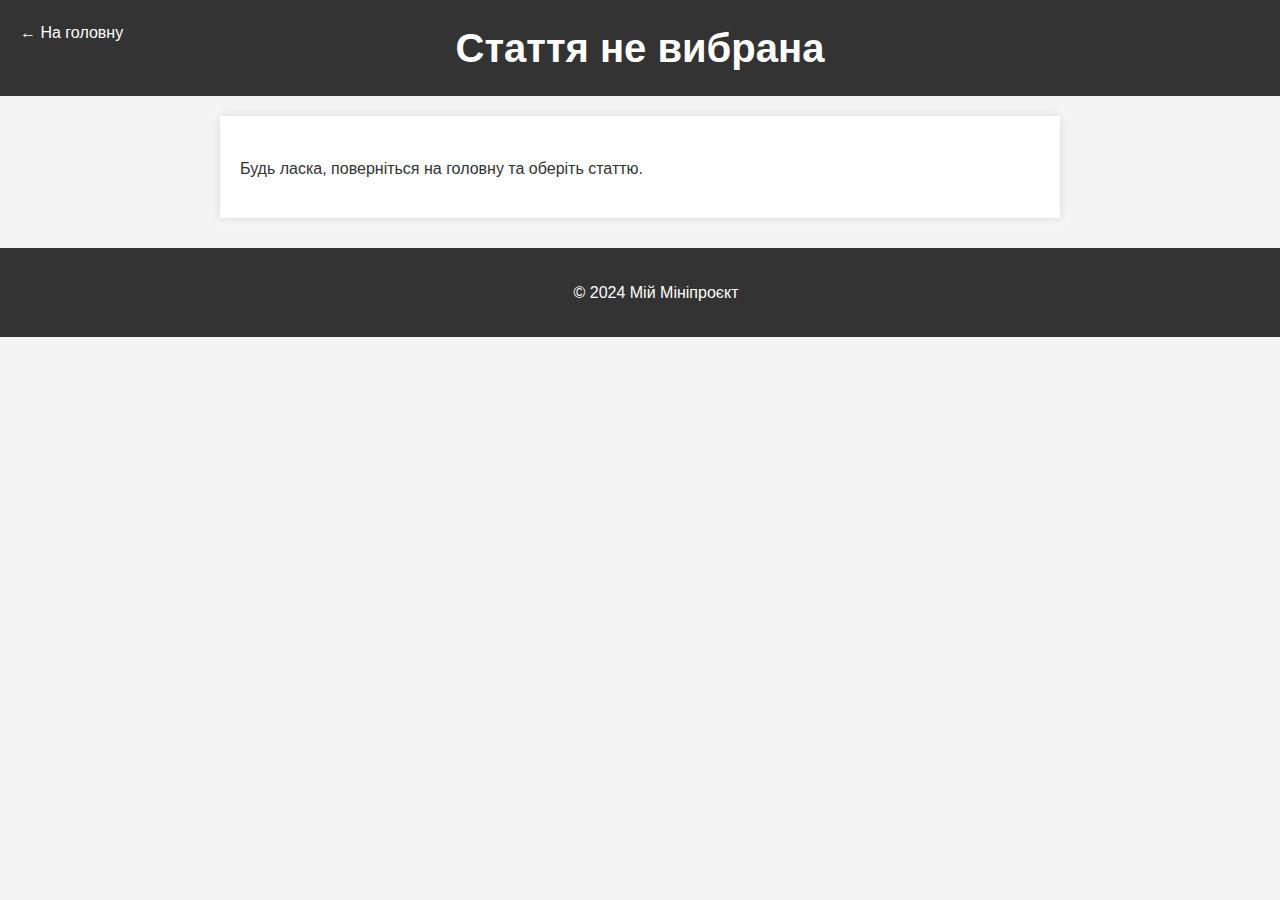
<file: miniproject-blog/frontend/article.html>
<!DOCTYPE html>
<html lang="uk">

<head>
    <meta charset="UTF-8">
    <meta name="viewport" content="width=device-width, initial-scale=1.0">
    <title>Стаття</title>
    <link rel="stylesheet" href="css/style.css">
</head>

<body>
    <header>
        <a href="index.html" class="back-link">&larr; На головну</a>
        <h1 id="article-title">Завантаження назви...</h1>
    </header>
    <main>
        <article id="article-content">
            <p>Завантаження статті...</p>
        </article>
        <p id="article-author"></p>
        <p id="article-date"></p>
    </main>
    <footer>
        <p>&copy; 2024 Мій Мініпроєкт</p>
    </footer>
    <script src="js/article.js"></script>
</body>

</html>
</file>
<file: miniproject-blog/frontend/css/style.css>
body {
    font-family: 'Segoe UI', Tahoma, Geneva, Verdana, sans-serif;
    line-height: 1.6;
    margin: 0;
    padding: 0;
    background-color: #f4f4f4;
    color: #333;
}

header {
    background: #333;
    color: #fff;
    padding: 1rem 0;
    text-align: center;
}

header h1 {
    margin: 0;
    font-size: 2.5rem;
}

header .back-link {
    color: #fff;
    text-decoration: none;
    position: absolute;
    top: 20px;
    left: 20px;
    font-size: 1rem;
}

header .back-link:hover {
    text-decoration: underline;
}

main {
    max-width: 800px;
    margin: 20px auto;
    padding: 20px;
    background: #fff;
    box-shadow: 0 0 10px rgba(0, 0, 0, 0.1);
}

#articles-list .article-item {
    border-bottom: 1px dotted #ccc;
    padding-bottom: 1rem;
    margin-bottom: 1rem;
}

#articles-list .article-item:last-child {
    border-bottom: none;
}

#articles-list h3 a {
    color: #333;
    text-decoration: none;
}

#articles-list h3 a:hover {
    color: #007bff;
}

#articles-list p {
    font-size: 0.9rem;
    color: #666;
}

article#article-content {
    margin-top: 20px;
    white-space: pre-wrap;
}

#article-author,
#article-date {
    font-size: 0.9em;
    color: #555;
    margin-top: 10px;
}

footer {
    text-align: center;
    padding: 1rem;
    background: #333;
    color: #fff;
    position: relative;
    bottom: 0;
    width: 100%;
    margin-top: 30px;
}
</file>
<file: frontend/css/style.css>
*,
*::before,
*::after {
    box-sizing: border-box;
    margin: 0;
    padding: 0;
}

html {
    font-size: 100%;
    scroll-behavior: smooth;
}

body {
    font-family: -apple-system, BlinkMacSystemFont, 'Segoe UI', Roboto, Helvetica, Arial, sans-serif, 'Apple Color Emoji', 'Segoe UI Emoji', 'Segoe UI Symbol';
    line-height: 1.65;
    background-color: #f8f9fa;
    color: #343a40;
    display: flex;
    flex-direction: column;
    min-height: 100vh;
    -webkit-font-smoothing: antialiased;
    -moz-osx-font-smoothing: grayscale;
}

header {
    background: linear-gradient(90deg, #4dabf7 0%, #339af0 100%);
    color: #ffffff;
    padding: 1.5rem 1rem;
    box-shadow: 0 2px 5px rgba(0, 0, 0, 0.1);
    display: flex;
    align-items: center;
    flex-wrap: wrap;
}

header h1 {
    font-size: 2.2rem;
    font-weight: 600;
    letter-spacing: -0.5px;
    margin: 0;
    flex-grow: 1;
    text-align: center;
}

header .back-link {
    color: #ffffff;
    text-decoration: none;
    font-size: 1rem;
    font-weight: 500;
    transition: opacity 0.3s ease;
    padding: 0.5rem 0.8rem;
    background-color: rgba(255, 255, 255, 0.2);
    border: 1px solid rgba(255, 255, 255, 0.3);
    border-radius: 5px;
    margin-right: 1rem;
    flex-shrink: 0;
}

header .back-link:hover {
    opacity: 0.85;
    text-decoration: none;
}

main {
    flex-grow: 1;
    width: 100%;
    max-width: 900px;
    margin: 2rem auto;
    padding: 1.5rem;
    background: #ffffff;
    box-shadow: 0 5px 15px rgba(0, 0, 0, 0.08);
    border-radius: 12px;
}

#articles-list {
    margin-bottom: 2rem;
}

#articles-list .article-item {
    border-bottom: 1px solid #e9ecef;
    padding: 1.5rem 0;
    margin-bottom: 0;
    transition: background-color 0.3s ease;
}

#articles-list .article-item:hover {
    background-color: #f8f9fa;
}

#articles-list .article-item:last-child {
    border-bottom: none;
    padding-bottom: 0;
}

#articles-list h3 {
    margin-bottom: 0.5rem;
}

#articles-list h3 a {
    color: #228be6;
    text-decoration: none;
    font-size: 1.4rem;
    font-weight: 600;
    transition: color 0.3s ease;
}

#articles-list h3 a:hover {
    color: #1971c2;
    text-decoration: underline;
}

#articles-list p {
    font-size: 1rem;
    color: #495057;
    margin-top: 0;
}

article#article-content {
    margin-top: 1.5rem;
    white-space: pre-wrap;
    line-height: 1.75;
    font-size: 1.05rem;
    color: #343a40;
}

article#article-content h2 {
    font-size: 1.8rem;
    margin-top: 2rem;
    margin-bottom: 1rem;
    color: #343a40;
    font-weight: 600;
    border-bottom: 2px solid #e9ecef;
    padding-bottom: 0.5rem;
}

article#article-content p {
    margin-bottom: 1.2rem;
}

article#article-content a {
    color: #228be6;
    text-decoration: none;
    transition: color 0.3s ease;
}

article#article-content a:hover {
    color: #1971c2;
    text-decoration: underline;
}


#article-meta {
    margin-top: 2rem;
    padding-top: 1rem;
    border-top: 1px solid #e9ecef;
    font-size: 0.9rem;
    color: #6c757d;
    display: flex;
    justify-content: space-between;
    flex-wrap: wrap;
}

#article-author,
#article-date {
    display: inline;
    margin: 0;
}

footer {
    text-align: center;
    padding: 2rem 1rem;
    background: #343a40;
    color: #f8f9fa;
    margin-top: 3rem;
    font-size: 0.9rem;
}

form {
    margin-top: 2rem;
    padding: 1.5rem;
    background: #f8f9fa;
    border-radius: 8px;
    border: 1px solid #e9ecef;
}

form label {
    display: block;
    margin-bottom: 0.5rem;
    font-weight: 600;
    color: #495057;
    font-size: 0.95rem;
}

form input[type="text"],
form textarea {
    width: 100%;
    padding: 0.8rem 1rem;
    margin-bottom: 1rem;
    border: 1px solid #ced4da;
    border-radius: 6px;
    font-size: 1rem;
    line-height: 1.5;
    background-color: #fff;
    transition: border-color 0.2s ease, box-shadow 0.2s ease;
}

form input[type="text"]:focus,
form textarea:focus {
    border-color: #86b7fe;
    outline: 0;
    box-shadow: 0 0 0 0.2rem rgba(34, 139, 230, 0.25);
}

form textarea {
    resize: vertical;
    min-height: 150px;
}

form button {
    background-color: #228be6;
    color: white;
    padding: 0.75rem 1.5rem;
    border: none;
    border-radius: 6px;
    cursor: pointer;
    font-size: 1.05rem;
    font-weight: 500;
    transition: background-color 0.3s ease, transform 0.1s ease;
    display: inline-block;
}

form button:hover {
    background-color: #1c7ed6;
    transform: translateY(-1px);
}

form button:active {
    transform: translateY(0);
}


@media (min-width: 576px) {
    header {
        padding: 2rem 1.5rem;
    }

    header h1 {
        font-size: 2.5rem;
    }

    main {
        padding: 2rem;
        margin: 2.5rem auto;
    }

    #articles-list h3 a {
        font-size: 1.5rem;
    }

    article#article-content {
        font-size: 1.1rem;
    }

    form {
        padding: 2rem;
    }
}

@media (min-width: 768px) {
    header {
        padding: 2.5rem 2rem;
        justify-content: space-between;
    }

    header h1 {
        font-size: 2.8rem;
    }

    header .back-link {
        padding: 0.6rem 1rem;
        margin-right: 0;
    }

    main {
        padding: 2.5rem;
        margin: 3rem auto;
    }

    #articles-list .article-item {
        padding: 2rem 1rem;
    }

    #articles-list h3 a {
        font-size: 1.6rem;
    }

    #article-meta {
        font-size: 0.95rem;
    }

    form label {
        font-size: 1rem;
    }

    form button {
        font-size: 1.1rem;
    }
}

@media (min-width: 992px) {
    main {
        padding: 3rem;
    }

    header h1 {
        margin-left: 6rem;
    }

    header .back-link {
        left: 2rem;
    }
}

@media (min-width: 1200px) {
    main {
        padding: 3rem 3.5rem;
    }
}
</file>
